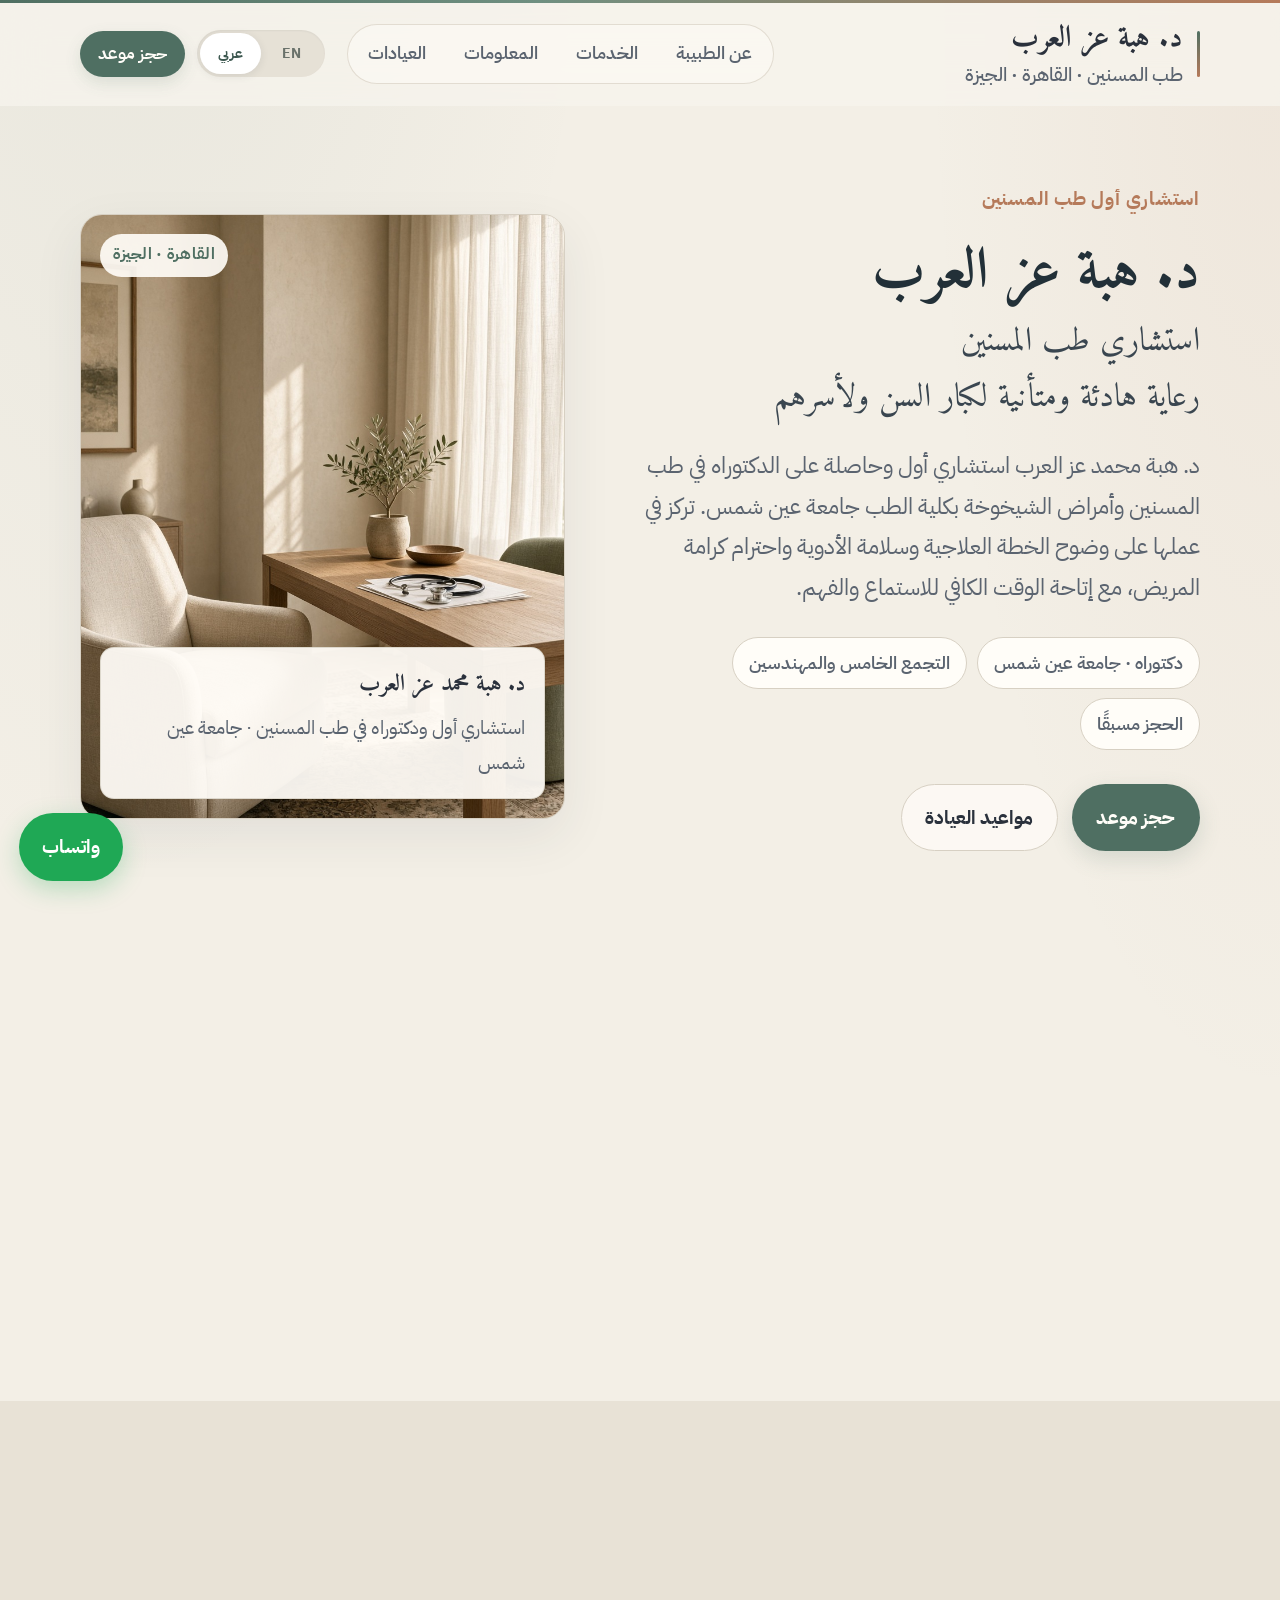
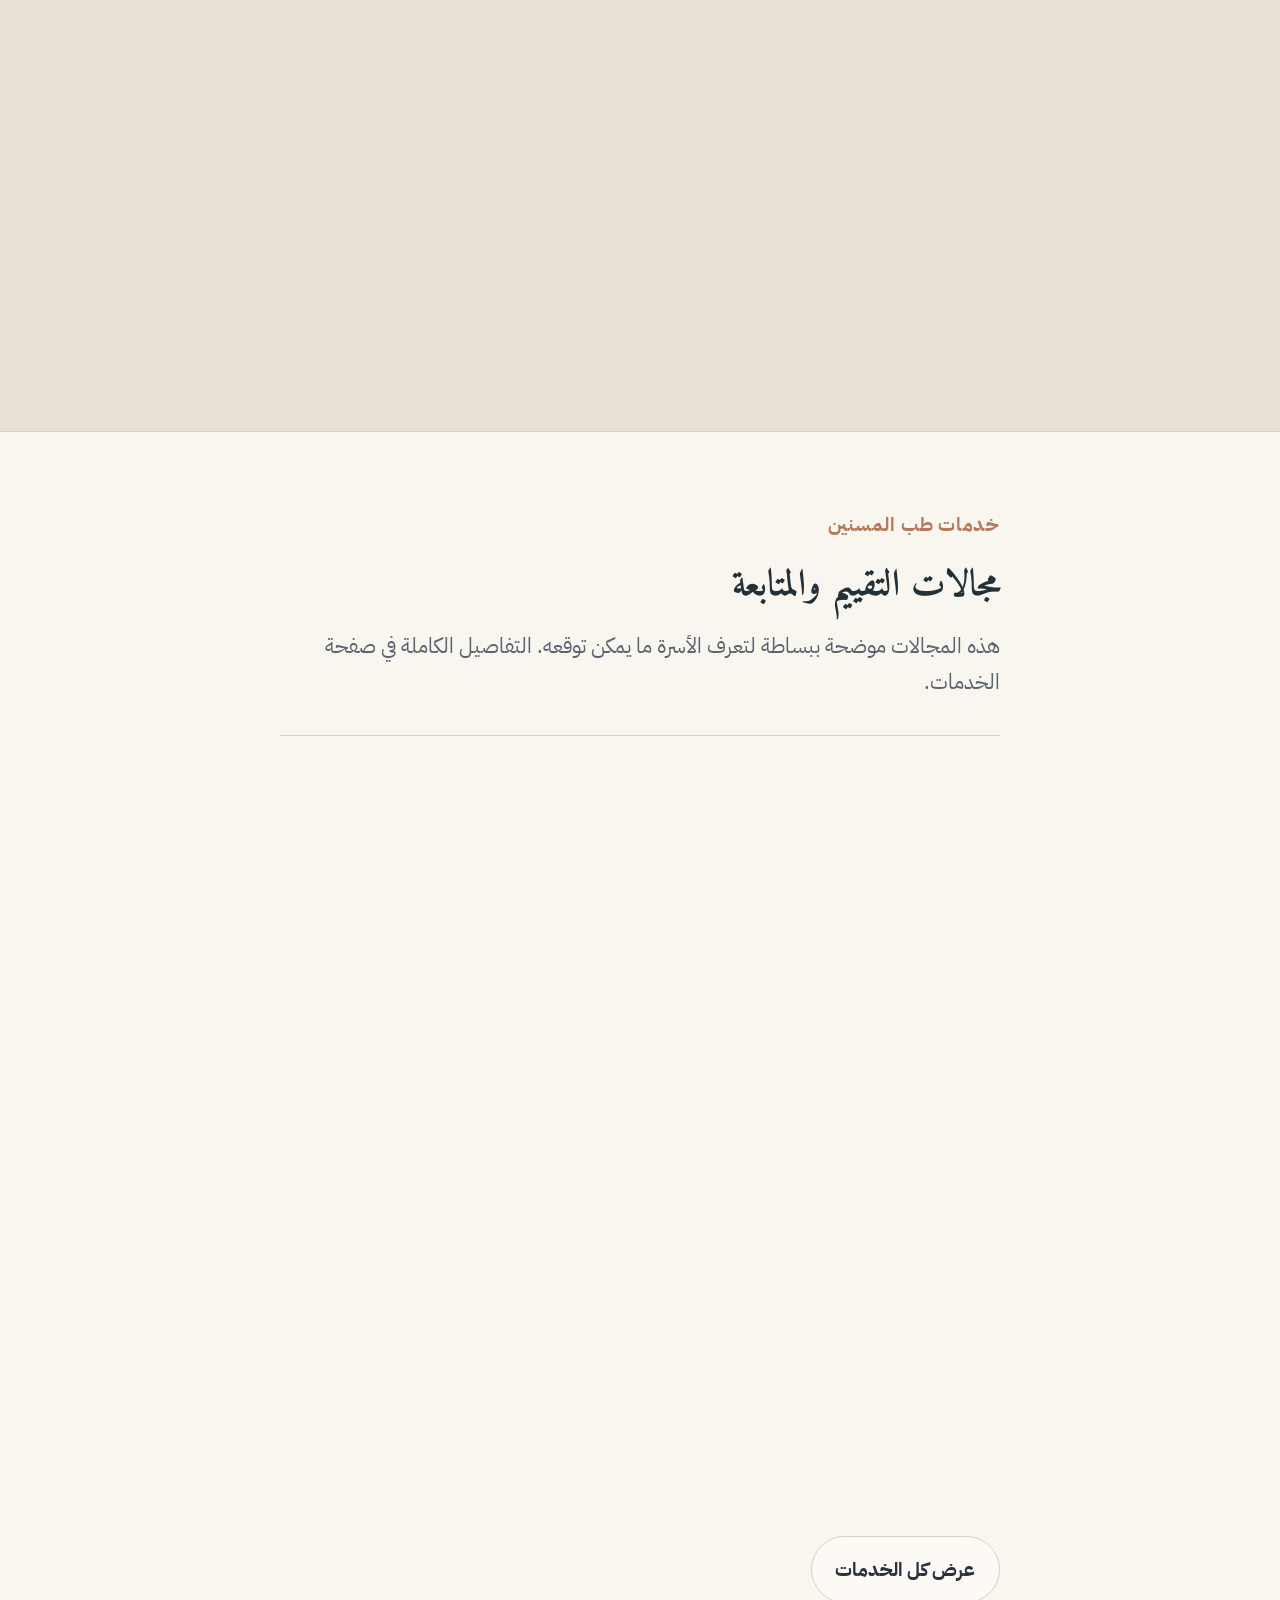
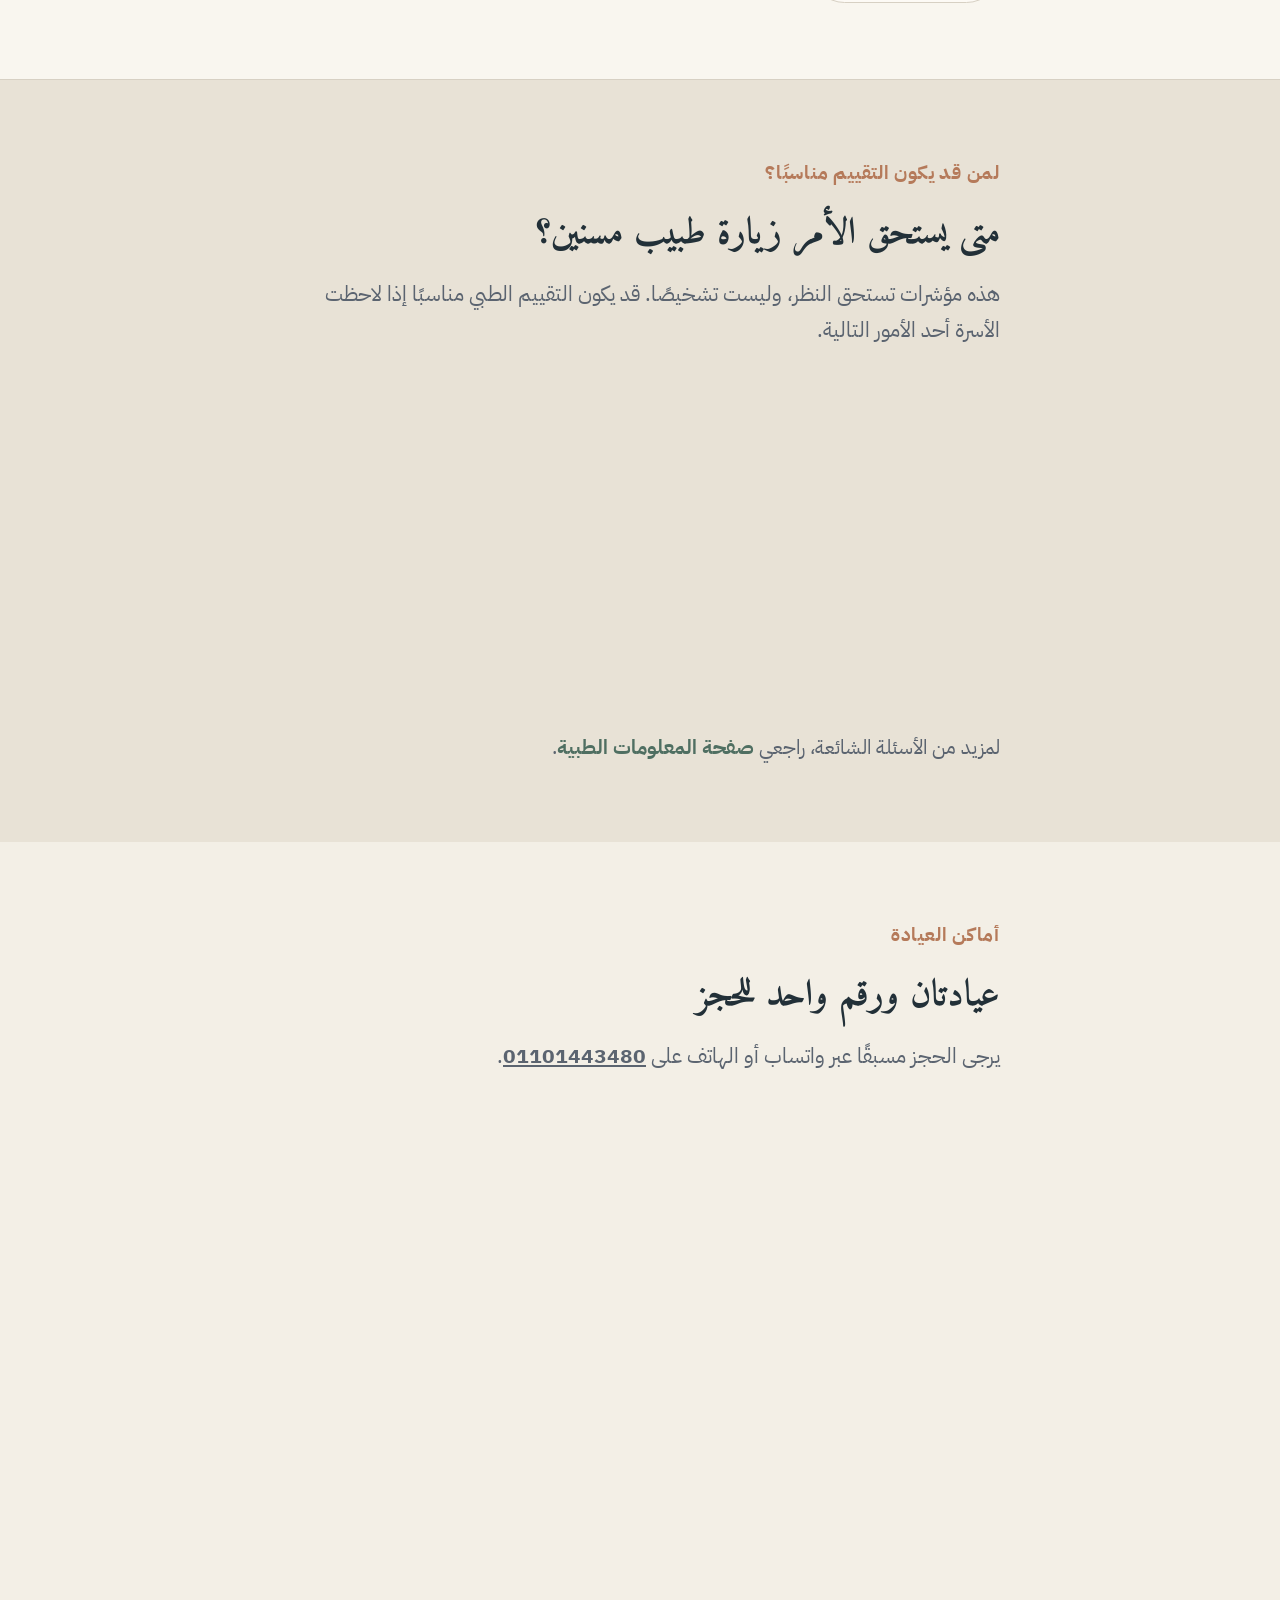
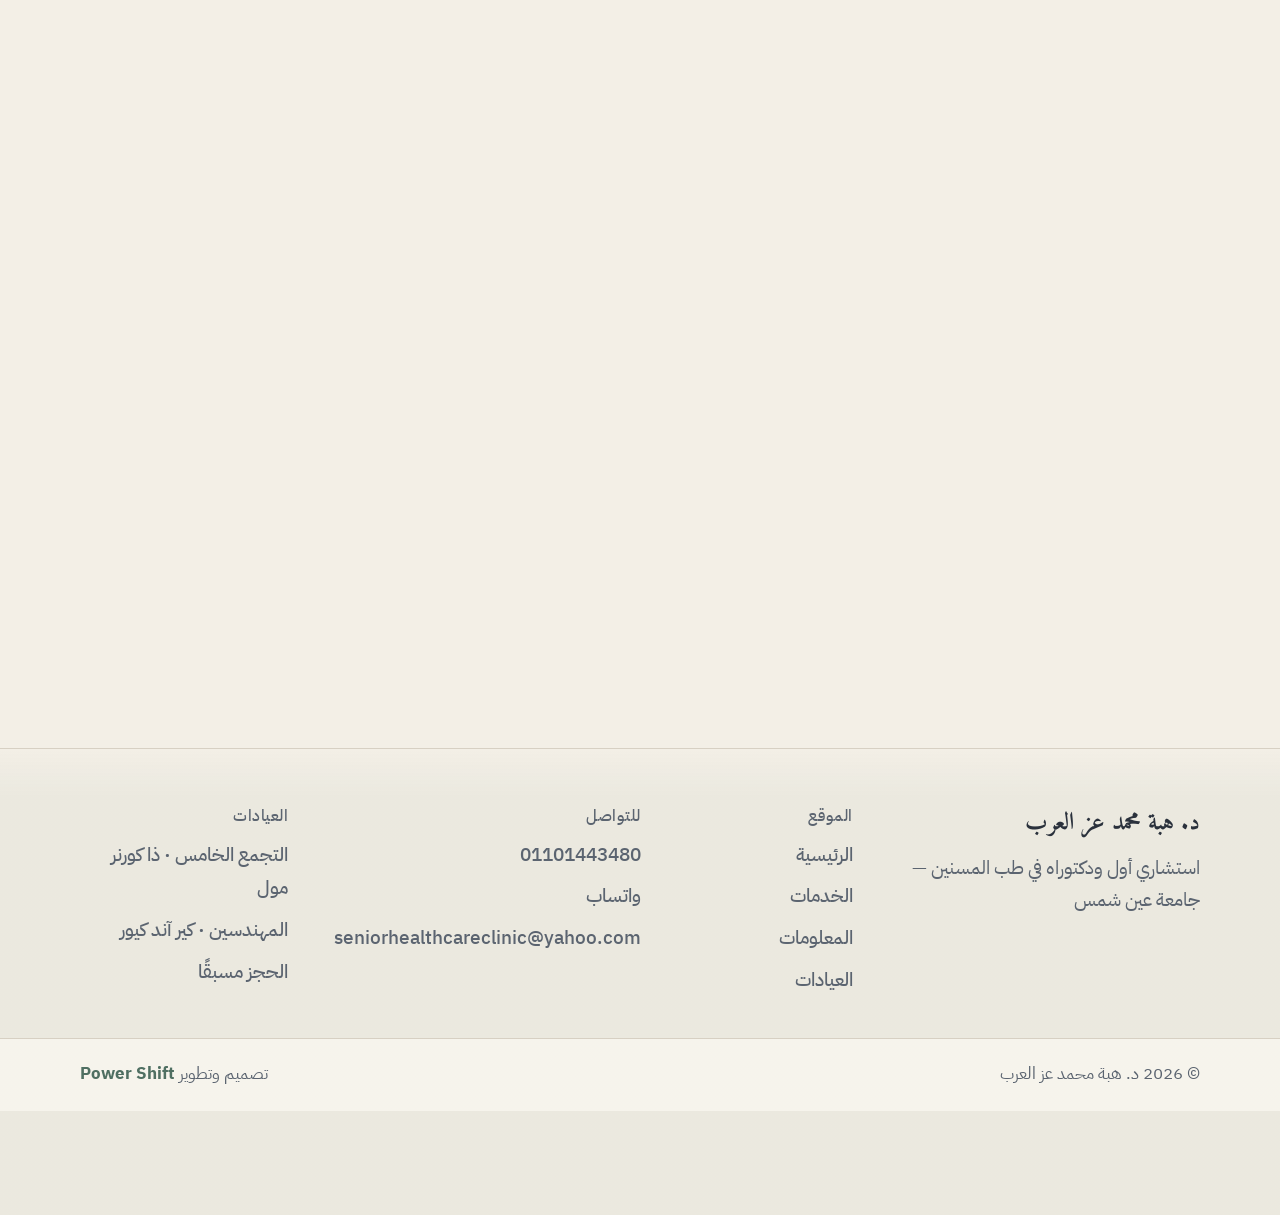
<file: index.html>
<!DOCTYPE html>
<html lang="ar" dir="rtl">
<head>
  <meta charset="utf-8" />
  <title>د. هبة عز العرب | استشاري طب المسنين</title>
  <link rel="canonical" href="https://www.drhebaezz.com/ar/" />
  <link rel="alternate" hreflang="ar" href="https://www.drhebaezz.com/ar/" />
  <link rel="alternate" hreflang="en" href="https://www.drhebaezz.com/en/" />
  <link rel="alternate" hreflang="x-default" href="https://www.drhebaezz.com/ar/" />
  <meta name="robots" content="noindex, follow" />
  <meta http-equiv="refresh" content="0;url=/ar/" />
  <link rel="icon" href="/favicon.svg" type="image/svg+xml" />
</head>
<body>
  <p><a href="/ar/">الموقع بالعربية</a> · <a href="/en/">English site</a></p>
</body>
</html>
</file>
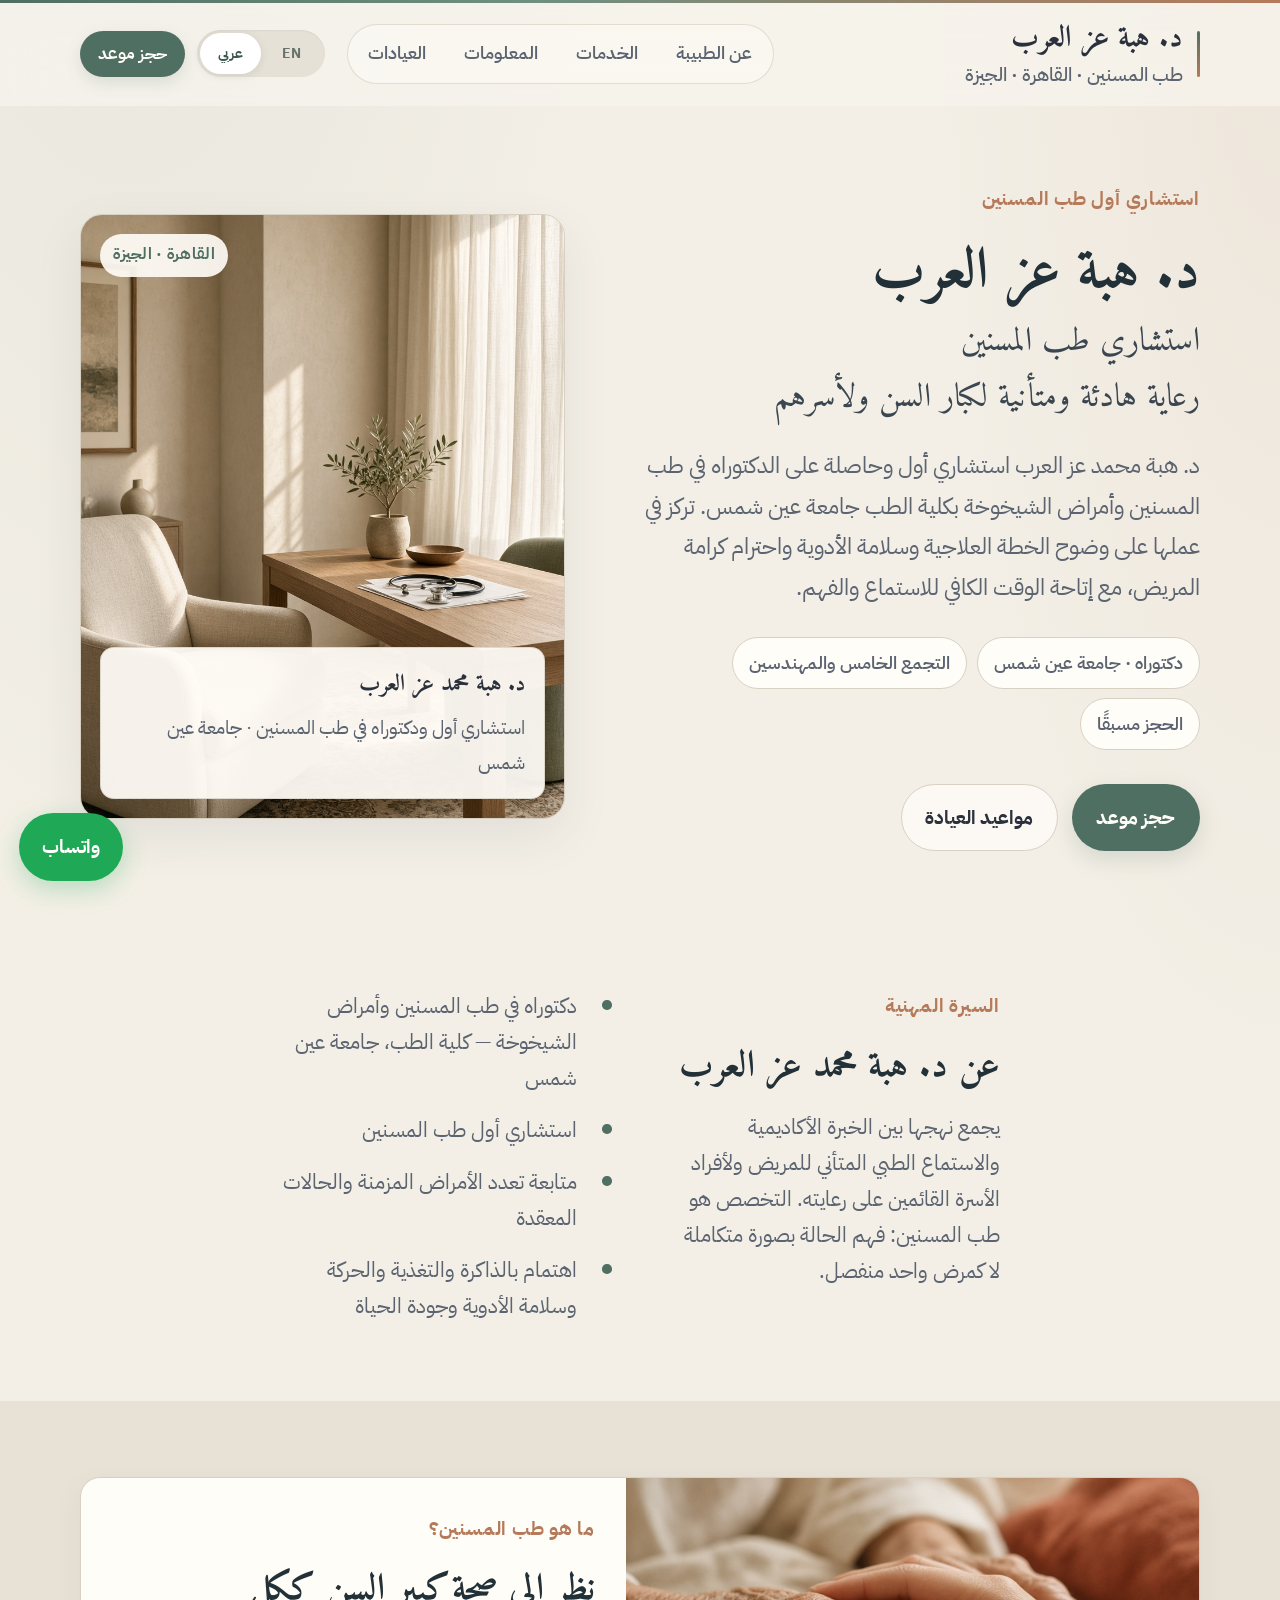
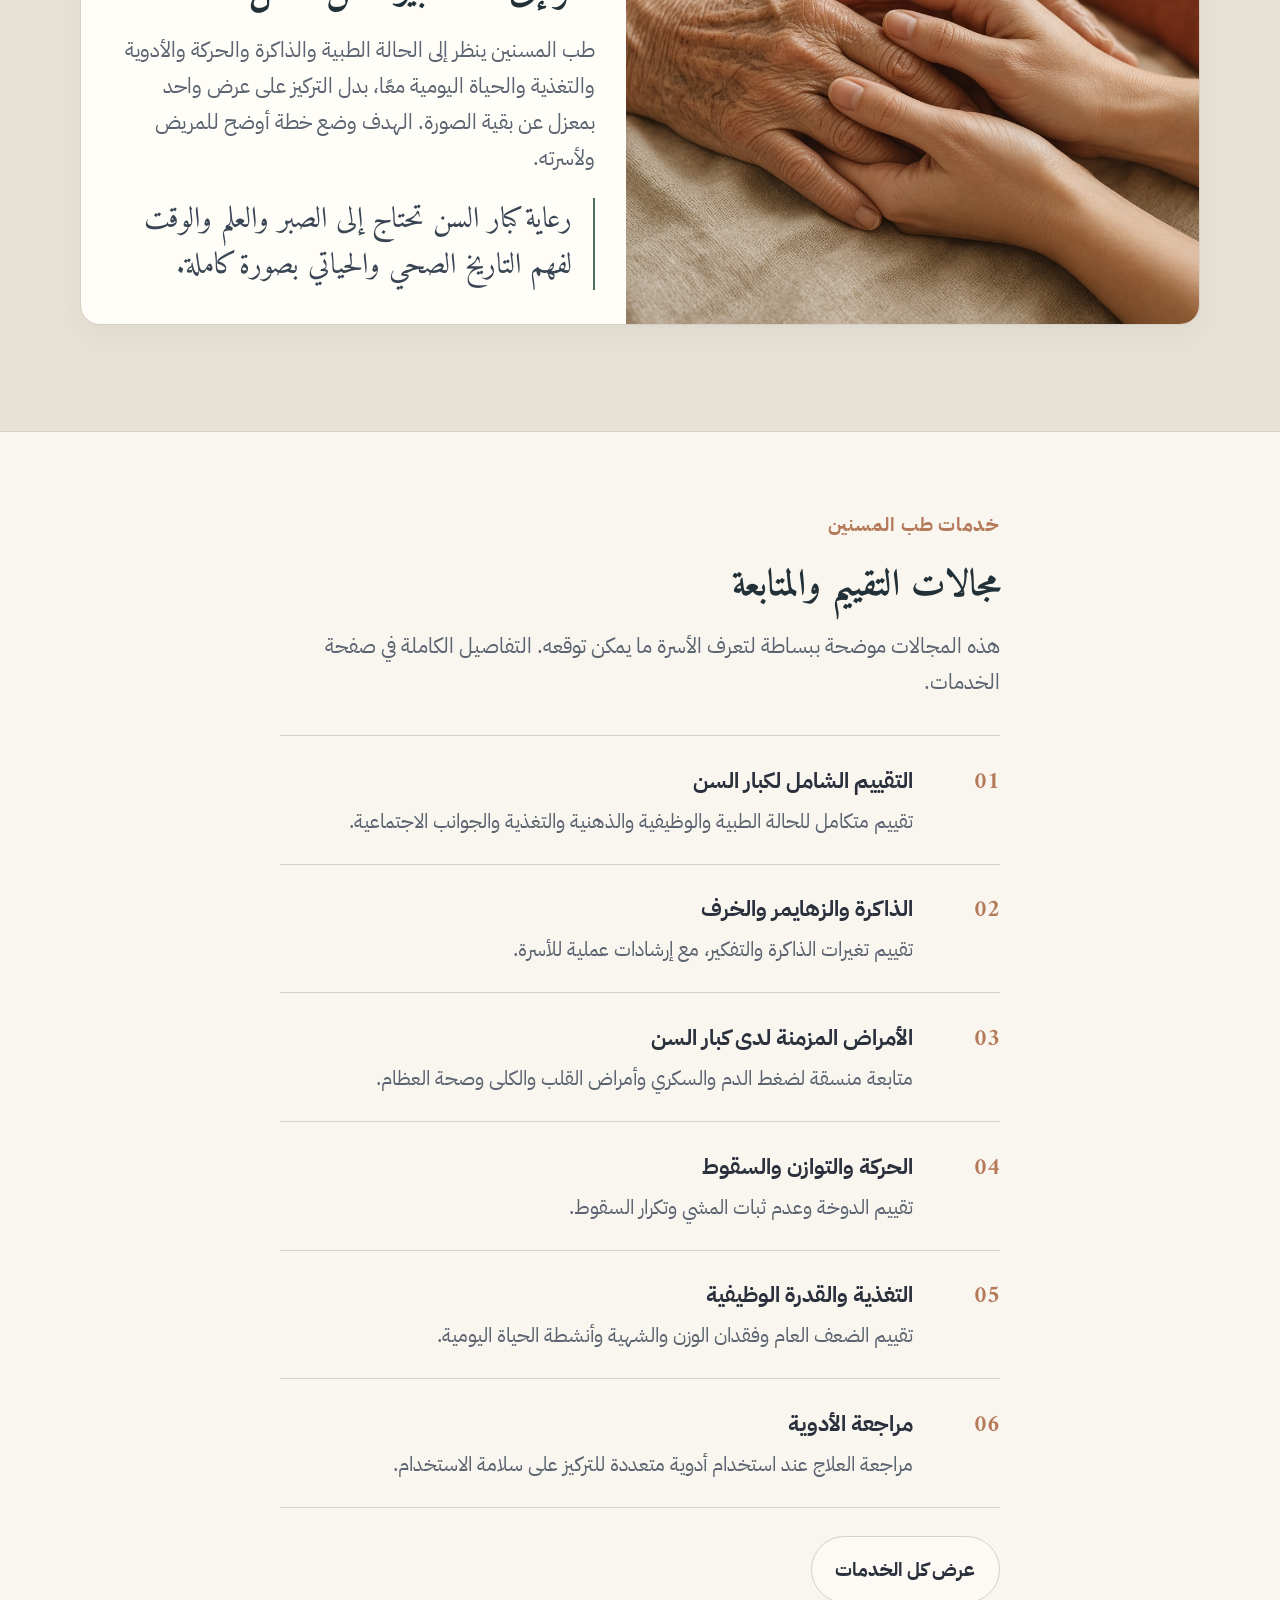
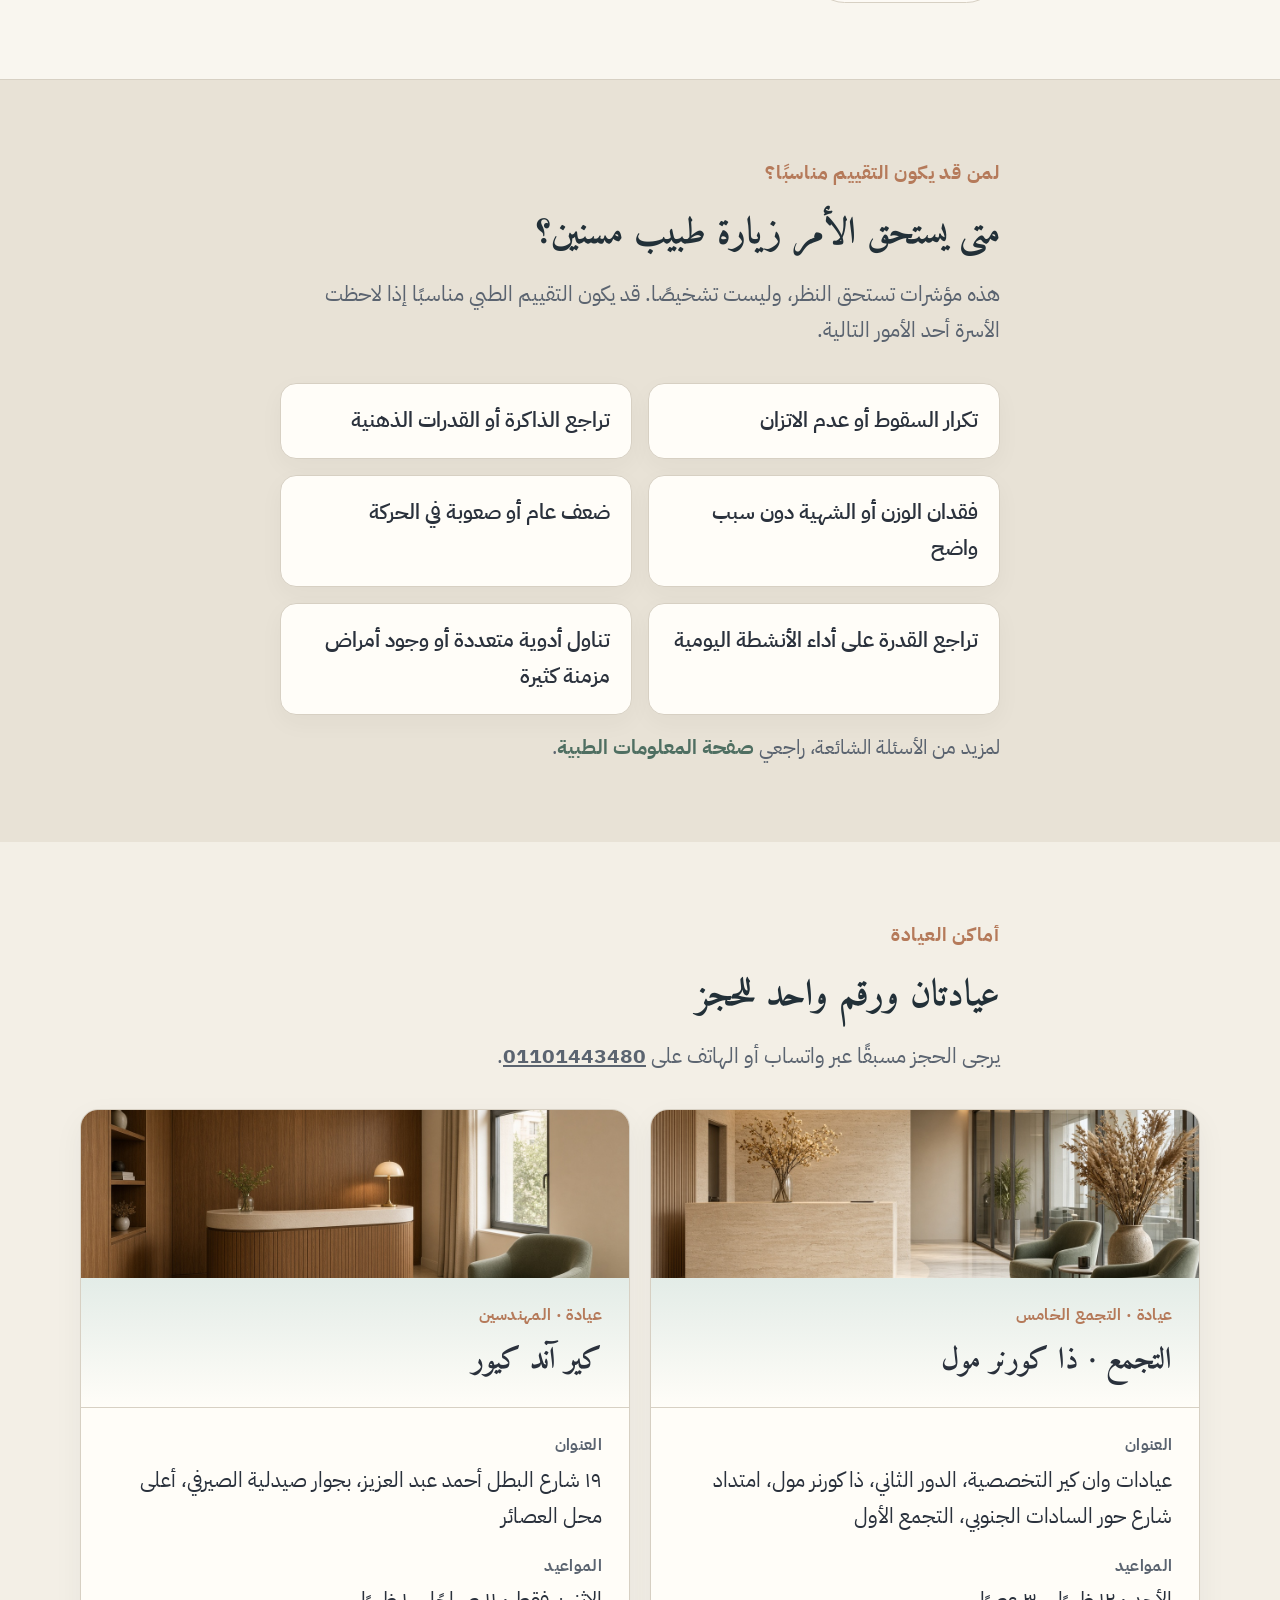
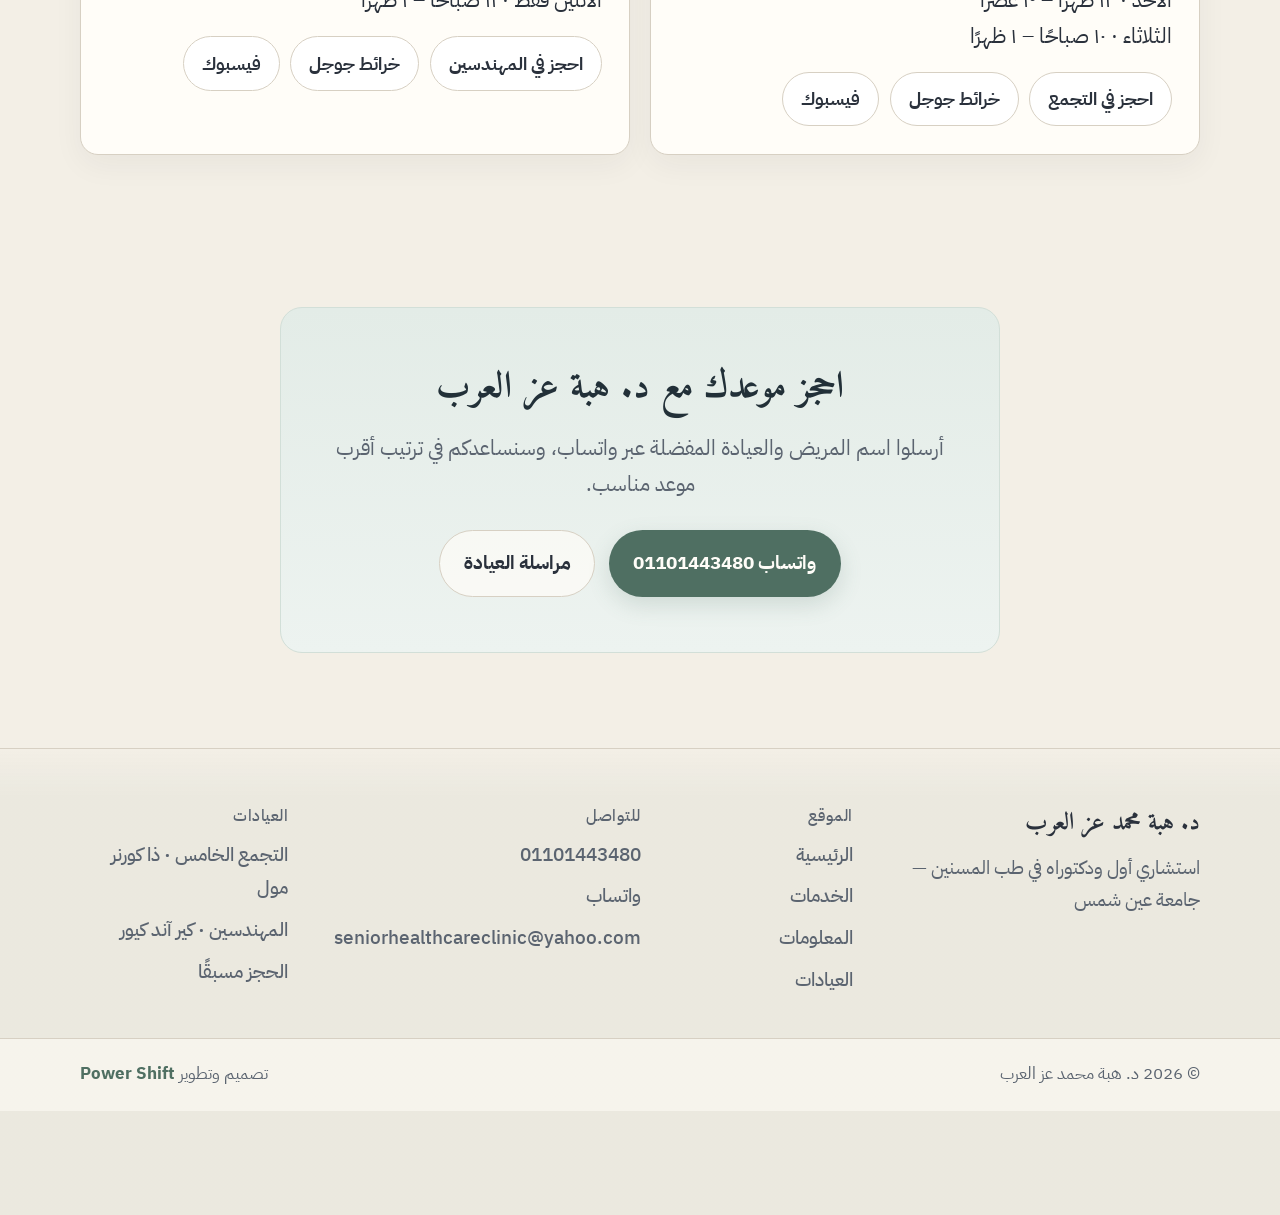
<file: ar/index.html>
<!DOCTYPE html>
<html lang="ar" dir="rtl">
<head>
  <meta charset="utf-8" />
  <meta name="viewport" content="width=device-width, initial-scale=1" />
  <meta name="theme-color" content="#F3EFE6" />
  <title>د. هبة عز العرب | استشاري طب المسنين</title>
  <meta name="description" content="د. هبة محمد عز العرب، استشاري أول طب المسنين وحاصلة على الدكتوراه من كلية الطب جامعة عين شمس. تقييم ورعاية لكبار السن في التجمع الخامس والمهندسين." />
  <meta name="author" content="د. هبة محمد عز العرب" />
  <meta name="robots" content="index, follow, max-image-preview:large" />
  <link rel="canonical" href="https://www.drhebaezz.com/ar/" />
  <link rel="alternate" hreflang="ar" href="https://www.drhebaezz.com/ar/" />
  <link rel="alternate" hreflang="en" href="https://www.drhebaezz.com/en/" />
  <link rel="alternate" hreflang="x-default" href="https://www.drhebaezz.com/ar/" />
  <link rel="icon" href="/favicon.svg" type="image/svg+xml" />
  <meta property="og:site_name" content="د. هبة عز العرب | طب المسنين" />
  <meta property="og:title" content="د. هبة عز العرب | استشاري طب المسنين" />
  <meta property="og:description" content="استشاري أول طب المسنين. عيادات في التجمع الخامس والمهندسين. الحجز عبر واتساب." />
  <meta property="og:type" content="profile" />
  <meta property="og:url" content="https://www.drhebaezz.com/ar/" />
  <meta property="og:image" content="https://www.drhebaezz.com/images/hero-consultation.jpg" />
  <meta property="og:image:alt" content="عيادة د. هبة عز العرب لطب المسنين" />
  <meta property="og:locale" content="ar_EG" />
  <meta property="og:locale:alternate" content="en_GB" />
  <meta name="twitter:card" content="summary_large_image" />
  <meta name="twitter:title" content="د. هبة عز العرب | استشاري طب المسنين" />
  <meta name="twitter:description" content="استشاري أول طب المسنين. عيادات في التجمع الخامس والمهندسين." />
  <meta name="twitter:image" content="https://www.drhebaezz.com/images/hero-consultation.jpg" />
  <link rel="preconnect" href="https://fonts.googleapis.com" />
  <link rel="preconnect" href="https://fonts.gstatic.com" crossorigin />
  <link href="https://fonts.googleapis.com/css2?family=Amiri:wght@400;700&family=Fraunces:opsz,wght@9..144,500;9..144,600&family=IBM+Plex+Sans+Arabic:wght@400;500;600;700&family=Source+Sans+3:wght@400;500;600;700&display=swap" rel="stylesheet" />
  <link rel="stylesheet" href="/css/styles.css" />
  <script type="application/ld+json">
  {
    "@context": "https://schema.org",
    "@graph": [
      {
        "@type": "WebSite",
        "@id": "https://www.drhebaezz.com/#website",
        "url": "https://www.drhebaezz.com/ar/",
        "name": "د. هبة محمد عز العرب",
        "inLanguage": "ar",
        "description": "الموقع الرسمي لد. هبة محمد عز العرب، استشاري أول طب المسنين."
      },
      {
        "@type": ["Person", "Physician"],
        "@id": "https://www.drhebaezz.com/#physician",
        "url": "https://www.drhebaezz.com/ar/",
        "name": "د. هبة محمد عز العرب",
        "alternateName": ["د. هبة عز العرب", "Dr. Heba Mohamed Ezz El-Arab"],
        "honorificPrefix": "د.",
        "jobTitle": "استشاري أول طب المسنين",
        "medicalSpecialty": "http://schema.org/Geriatric",
        "description": "استشاري أول وحاصلة على الدكتوراه في طب المسنين وأمراض الشيخوخة، كلية الطب جامعة عين شمس.",
        "email": "seniorhealthcareclinic@yahoo.com",
        "telephone": "+201101443480",
        "image": "https://www.drhebaezz.com/images/hero-consultation.jpg",
        "sameAs": ["https://www.facebook.com/share/1HqYyXqe9i/"],
        "alumniOf": { "@type": "CollegeOrUniversity", "name": "كلية الطب، جامعة عين شمس" },
        "worksFor": { "@id": "https://www.drhebaezz.com/#clinic" }
      },
      {
        "@type": "MedicalClinic",
        "@id": "https://www.drhebaezz.com/#clinic",
        "url": "https://www.drhebaezz.com/ar/",
        "name": "د. هبة محمد عز العرب — طب المسنين",
        "medicalSpecialty": "http://schema.org/Geriatric",
        "email": "seniorhealthcareclinic@yahoo.com",
        "telephone": "+201101443480",
        "image": "https://www.drhebaezz.com/images/hero-consultation.jpg",
        "employee": { "@id": "https://www.drhebaezz.com/#physician" },
        "address": [
          {
            "@type": "PostalAddress",
            "streetAddress": "عيادات وان كير التخصصية، الدور الثاني، ذا كورنر مول، امتداد شارع حور السادات الجنوبي، التجمع الأول",
            "addressLocality": "التجمع الخامس",
            "addressRegion": "القاهرة",
            "addressCountry": "EG"
          },
          {
            "@type": "PostalAddress",
            "streetAddress": "١٩ شارع البطل أحمد عبد العزيز",
            "addressLocality": "المهندسين",
            "addressRegion": "الجيزة",
            "addressCountry": "EG"
          }
        ]
      }
    ]
  }
  </script>
</head>
<body>
  <a class="skip" href="#main">تخطي إلى المحتوى</a>

  <header class="top">
    <div class="wrap top-inner">
      <a class="logo" href="/ar/">
        <span class="logo-mark" aria-hidden="true"></span>
        <span class="logo-text">
          <strong class="logo-ar">د. هبة عز العرب</strong>
          <span class="logo-sub logo-sub-ar">طب المسنين · القاهرة · الجيزة</span>
        </span>
      </a>
      <nav class="nav" id="site-nav" aria-label="التنقل الرئيسي">
        <a href="/ar/#about">عن الطبيبة</a>
        <a href="/ar/services/">الخدمات</a>
        <a href="/ar/resources/">المعلومات</a>
        <a href="/ar/#clinics">العيادات</a>
      </nav>
      <div class="header-tools">
        <div class="lang-switch" role="navigation" aria-label="اللغة">
          <a href="/en/" hreflang="en">EN</a>
          <a href="/ar/" hreflang="ar" aria-current="page">عربي</a>
        </div>
        <a class="header-book" href="https://wa.me/201101443480" target="_blank" rel="noopener">حجز موعد</a>
        <button class="nav-toggle" type="button" aria-expanded="false" aria-controls="site-nav" aria-label="القائمة">
          <span></span>
        </button>
      </div>
    </div>
  </header>

  <main id="main">
    <section class="hero" id="top">
      <div class="wrap hero-grid">
        <div class="hero-copy">
          <p class="kicker">استشاري أول طب المسنين</p>
          <h1>د. هبة عز العرب<span class="h1-sub">استشاري طب المسنين</span></h1>
          <p class="hero-tagline">رعاية هادئة ومتأنية لكبار السن ولأسرهم</p>
          <p class="lead">د. هبة محمد عز العرب استشاري أول وحاصلة على الدكتوراه في طب المسنين وأمراض الشيخوخة بكلية الطب جامعة عين شمس. تركز في عملها على وضوح الخطة العلاجية وسلامة الأدوية واحترام كرامة المريض، مع إتاحة الوقت الكافي للاستماع والفهم.</p>
          <ul class="hero-meta">
            <li>دكتوراه · جامعة عين شمس</li>
            <li>التجمع الخامس والمهندسين</li>
            <li>الحجز مسبقًا</li>
          </ul>
          <div class="actions">
            <a class="btn btn-primary" href="https://wa.me/201101443480" target="_blank" rel="noopener">حجز موعد</a>
            <a class="btn btn-secondary" href="/ar/#clinics">مواعيد العيادة</a>
          </div>
        </div>
        <figure class="hero-photo">
          <img src="/images/hero-consultation.jpg" width="900" height="1200" alt="غرفة استشارة هادئة في عيادة طب المسنين" />
          <span class="photo-badge">القاهرة · الجيزة</span>
          <figcaption>
            <strong>د. هبة محمد عز العرب</strong>
            <span>استشاري أول ودكتوراه في طب المسنين · جامعة عين شمس</span>
          </figcaption>
        </figure>
      </div>
    </section>

    <section id="about">
      <div class="narrow split">
        <div>
          <p class="kicker">السيرة المهنية</p>
          <h2>عن د. هبة محمد عز العرب</h2>
          <p class="intro">يجمع نهجها بين الخبرة الأكاديمية والاستماع الطبي المتأني للمريض ولأفراد الأسرة القائمين على رعايته. التخصص هو طب المسنين: فهم الحالة بصورة متكاملة لا كمرض واحد منفصل.</p>
        </div>
        <ul class="list-check">
          <li>دكتوراه في طب المسنين وأمراض الشيخوخة — كلية الطب، جامعة عين شمس</li>
          <li>استشاري أول طب المسنين</li>
          <li>متابعة تعدد الأمراض المزمنة والحالات المعقدة</li>
          <li>اهتمام بالذاكرة والتغذية والحركة وسلامة الأدوية وجودة الحياة</li>
        </ul>
      </div>
    </section>

    <section class="band" id="what-is">
      <div class="wrap">
        <div class="moment">
          <img src="/images/care-hands.jpg" width="1280" height="720" alt="يدان لكبير سن تُمسكان بعناية" />
          <div class="moment-copy">
            <p class="kicker">ما هو طب المسنين؟</p>
            <h2>نظر إلى صحة كبير السن ككل</h2>
            <p class="intro">طب المسنين ينظر إلى الحالة الطبية والذاكرة والحركة والأدوية والتغذية والحياة اليومية معًا، بدل التركيز على عرض واحد بمعزل عن بقية الصورة. الهدف وضع خطة أوضح للمريض ولأسرته.</p>
            <p class="pull">رعاية كبار السن تحتاج إلى الصبر والعلم والوقت لفهم التاريخ الصحي والحياتي بصورة كاملة.</p>
          </div>
        </div>
      </div>
    </section>

    <section class="paper-band" id="services">
      <div class="narrow">
        <p class="kicker">خدمات طب المسنين</p>
        <h2>مجالات التقييم والمتابعة</h2>
        <p class="intro">هذه المجالات موضحة ببساطة لتعرف الأسرة ما يمكن توقعه. التفاصيل الكاملة في صفحة الخدمات.</p>
        <div class="services">
          <a class="svc svc-link" href="/ar/services/#assessment">
            <div class="svc-n">01</div>
            <div>
              <h3>التقييم الشامل لكبار السن</h3>
              <p>تقييم متكامل للحالة الطبية والوظيفية والذهنية والتغذية والجوانب الاجتماعية.</p>
            </div>
          </a>
          <a class="svc svc-link" href="/ar/services/#memory">
            <div class="svc-n">02</div>
            <div>
              <h3>الذاكرة والزهايمر والخرف</h3>
              <p>تقييم تغيرات الذاكرة والتفكير، مع إرشادات عملية للأسرة.</p>
            </div>
          </a>
          <a class="svc svc-link" href="/ar/services/#chronic">
            <div class="svc-n">03</div>
            <div>
              <h3>الأمراض المزمنة لدى كبار السن</h3>
              <p>متابعة منسقة لضغط الدم والسكري وأمراض القلب والكلى وصحة العظام.</p>
            </div>
          </a>
          <a class="svc svc-link" href="/ar/services/#falls">
            <div class="svc-n">04</div>
            <div>
              <h3>الحركة والتوازن والسقوط</h3>
              <p>تقييم الدوخة وعدم ثبات المشي وتكرار السقوط.</p>
            </div>
          </a>
          <a class="svc svc-link" href="/ar/services/#nutrition">
            <div class="svc-n">05</div>
            <div>
              <h3>التغذية والقدرة الوظيفية</h3>
              <p>تقييم الضعف العام وفقدان الوزن والشهية وأنشطة الحياة اليومية.</p>
            </div>
          </a>
          <a class="svc svc-link" href="/ar/services/#medication">
            <div class="svc-n">06</div>
            <div>
              <h3>مراجعة الأدوية</h3>
              <p>مراجعة العلاج عند استخدام أدوية متعددة للتركيز على سلامة الاستخدام.</p>
            </div>
          </a>
        </div>
        <div class="actions" style="margin-top:1.5rem">
          <a class="btn btn-secondary" href="/ar/services/">عرض كل الخدمات</a>
        </div>
      </div>
    </section>

    <section class="band" id="who">
      <div class="narrow">
        <p class="kicker">لمن قد يكون التقييم مناسبًا؟</p>
        <h2>متى يستحق الأمر زيارة طبيب مسنين؟</h2>
        <p class="intro">هذه مؤشرات تستحق النظر، وليست تشخيصًا. قد يكون التقييم الطبي مناسبًا إذا لاحظت الأسرة أحد الأمور التالية.</p>
        <div class="signs">
          <div class="sign">تكرار السقوط أو عدم الاتزان</div>
          <div class="sign">تراجع الذاكرة أو القدرات الذهنية</div>
          <div class="sign">فقدان الوزن أو الشهية دون سبب واضح</div>
          <div class="sign">ضعف عام أو صعوبة في الحركة</div>
          <div class="sign">تراجع القدرة على أداء الأنشطة اليومية</div>
          <div class="sign">تناول أدوية متعددة أو وجود أمراض مزمنة كثيرة</div>
        </div>
        <p class="inline-note">لمزيد من الأسئلة الشائعة، راجعي <a href="/ar/resources/">صفحة المعلومات الطبية</a>.</p>
      </div>
    </section>

    <section id="clinics">
      <div class="wrap">
        <div class="narrow" style="margin-bottom:1.75rem">
          <p class="kicker">أماكن العيادة</p>
          <h2>عيادتان ورقم واحد للحجز</h2>
          <p class="intro">يرجى الحجز مسبقًا عبر واتساب أو الهاتف على <strong><a href="tel:+201101443480">01101443480</a></strong>.</p>
        </div>
        <div class="clinics">
          <article class="clinic">
            <div class="clinic-photo">
              <img src="/images/clinic-newcairo.jpg" width="1280" height="720" alt="عيادة التجمع الخامس" />
            </div>
            <div class="clinic-head">
              <p class="where">عيادة · التجمع الخامس</p>
              <h3>التجمع · ذا كورنر مول</h3>
            </div>
            <div class="clinic-body">
              <p class="label">العنوان</p>
              <p class="val">عيادات وان كير التخصصية، الدور الثاني، ذا كورنر مول، امتداد شارع حور السادات الجنوبي، التجمع الأول</p>
              <p class="label">المواعيد</p>
              <p class="val">الأحد · ١٢ ظهرًا – ٣ عصرًا<br>الثلاثاء · ١٠ صباحًا – ١ ظهرًا</p>
              <div class="clinic-links">
                <a href="https://wa.me/201101443480?text=%D9%85%D8%B1%D8%AD%D8%A8%D8%A7%D9%8B%20%D8%AF.%20%D9%87%D8%A8%D8%A9%D8%8C%20%D8%A3%D8%B1%D8%BA%D8%A8%20%D9%81%D9%8A%20%D8%A7%D9%84%D8%AD%D8%AC%D8%B2%20%D9%81%D9%8A%20%D8%B9%D9%8A%D8%A7%D8%AF%D8%A9%20%D8%A7%D9%84%D8%AA%D8%AC%D9%85%D8%B9." target="_blank" rel="noopener">احجز في التجمع</a>
                <a href="https://maps.app.goo.gl/hovAf8HHcQadCJvp6?g_st=awb" target="_blank" rel="noopener">خرائط جوجل</a>
                <a href="https://www.facebook.com/share/1HqYyXqe9i/" target="_blank" rel="noopener">فيسبوك</a>
              </div>
            </div>
          </article>
          <article class="clinic">
            <div class="clinic-photo">
              <img src="/images/clinic-mohandessin.jpg" width="1280" height="720" alt="عيادة المهندسين" />
            </div>
            <div class="clinic-head">
              <p class="where">عيادة · المهندسين</p>
              <h3>كير آند كيور</h3>
            </div>
            <div class="clinic-body">
              <p class="label">العنوان</p>
              <p class="val">١٩ شارع البطل أحمد عبد العزيز، بجوار صيدلية الصيرفي، أعلى محل العصائر</p>
              <p class="label">المواعيد</p>
              <p class="val">الاثنين فقط · ١١ صباحًا – ١ ظهرًا</p>
              <div class="clinic-links">
                <a href="https://wa.me/201101443480?text=%D9%85%D8%B1%D8%AD%D8%A8%D8%A7%D9%8B%20%D8%AF.%20%D9%87%D8%A8%D8%A9%D8%8C%20%D8%A3%D8%B1%D8%BA%D8%A8%20%D9%81%D9%8A%20%D8%A7%D9%84%D8%AD%D8%AC%D8%B2%20%D9%81%D9%8A%20%D8%B9%D9%8A%D8%A7%D8%AF%D8%A9%20%D8%A7%D9%84%D9%85%D9%87%D9%86%D8%AF%D8%B3%D9%8A%D9%86." target="_blank" rel="noopener">احجز في المهندسين</a>
                <a href="https://maps.app.goo.gl/E9ochEvF8QmbEfkg7?g_st=awb" target="_blank" rel="noopener">خرائط جوجل</a>
                <a href="https://www.facebook.com/share/1HqYyXqe9i/" target="_blank" rel="noopener">فيسبوك</a>
              </div>
            </div>
          </article>
        </div>
      </div>
    </section>

    <section>
      <div class="narrow">
        <div class="cta">
          <h2>احجز موعدك مع د. هبة عز العرب</h2>
          <p>أرسلوا اسم المريض والعيادة المفضلة عبر واتساب، وسنساعدكم في ترتيب أقرب موعد مناسب.</p>
          <div class="actions">
            <a class="btn btn-primary" href="https://wa.me/201101443480" target="_blank" rel="noopener">واتساب 01101443480</a>
            <a class="btn btn-secondary" href="mailto:seniorhealthcareclinic@yahoo.com">مراسلة العيادة</a>
          </div>
        </div>
      </div>
    </section>
  </main>

  <footer class="footer">
    <div class="wrap footer-grid">
      <div class="footer-brand">
        <strong>د. هبة محمد عز العرب</strong>
        <p>استشاري أول ودكتوراه في طب المسنين — جامعة عين شمس</p>
      </div>
      <nav class="footer-col" aria-label="روابط الموقع">
        <p class="footer-label">الموقع</p>
        <a href="/ar/">الرئيسية</a>
        <a href="/ar/services/">الخدمات</a>
        <a href="/ar/resources/">المعلومات</a>
        <a href="/ar/#clinics">العيادات</a>
      </nav>
      <div class="footer-col">
        <p class="footer-label">للتواصل</p>
        <a href="tel:+201101443480">01101443480</a>
        <a href="https://wa.me/201101443480" target="_blank" rel="noopener">واتساب</a>
        <a href="mailto:seniorhealthcareclinic@yahoo.com">seniorhealthcareclinic@yahoo.com</a>
      </div>
      <div class="footer-col">
        <p class="footer-label">العيادات</p>
        <p>التجمع الخامس · ذا كورنر مول</p>
        <p>المهندسين · كير آند كيور</p>
        <p>الحجز مسبقًا</p>
      </div>
    </div>
    <div class="footer-bar">
      <div class="wrap footer-bar-inner">
        <span>© 2026 د. هبة محمد عز العرب</span>
        <span>تصميم وتطوير <a href="https://www.powershift.space" target="_blank" rel="noopener">Power Shift</a></span>
      </div>
    </div>
  </footer>

  <a class="wa" href="https://wa.me/201101443480" target="_blank" rel="noopener">واتساب</a>
  <script src="/js/site.js"></script>
</body>
</html>
</file>
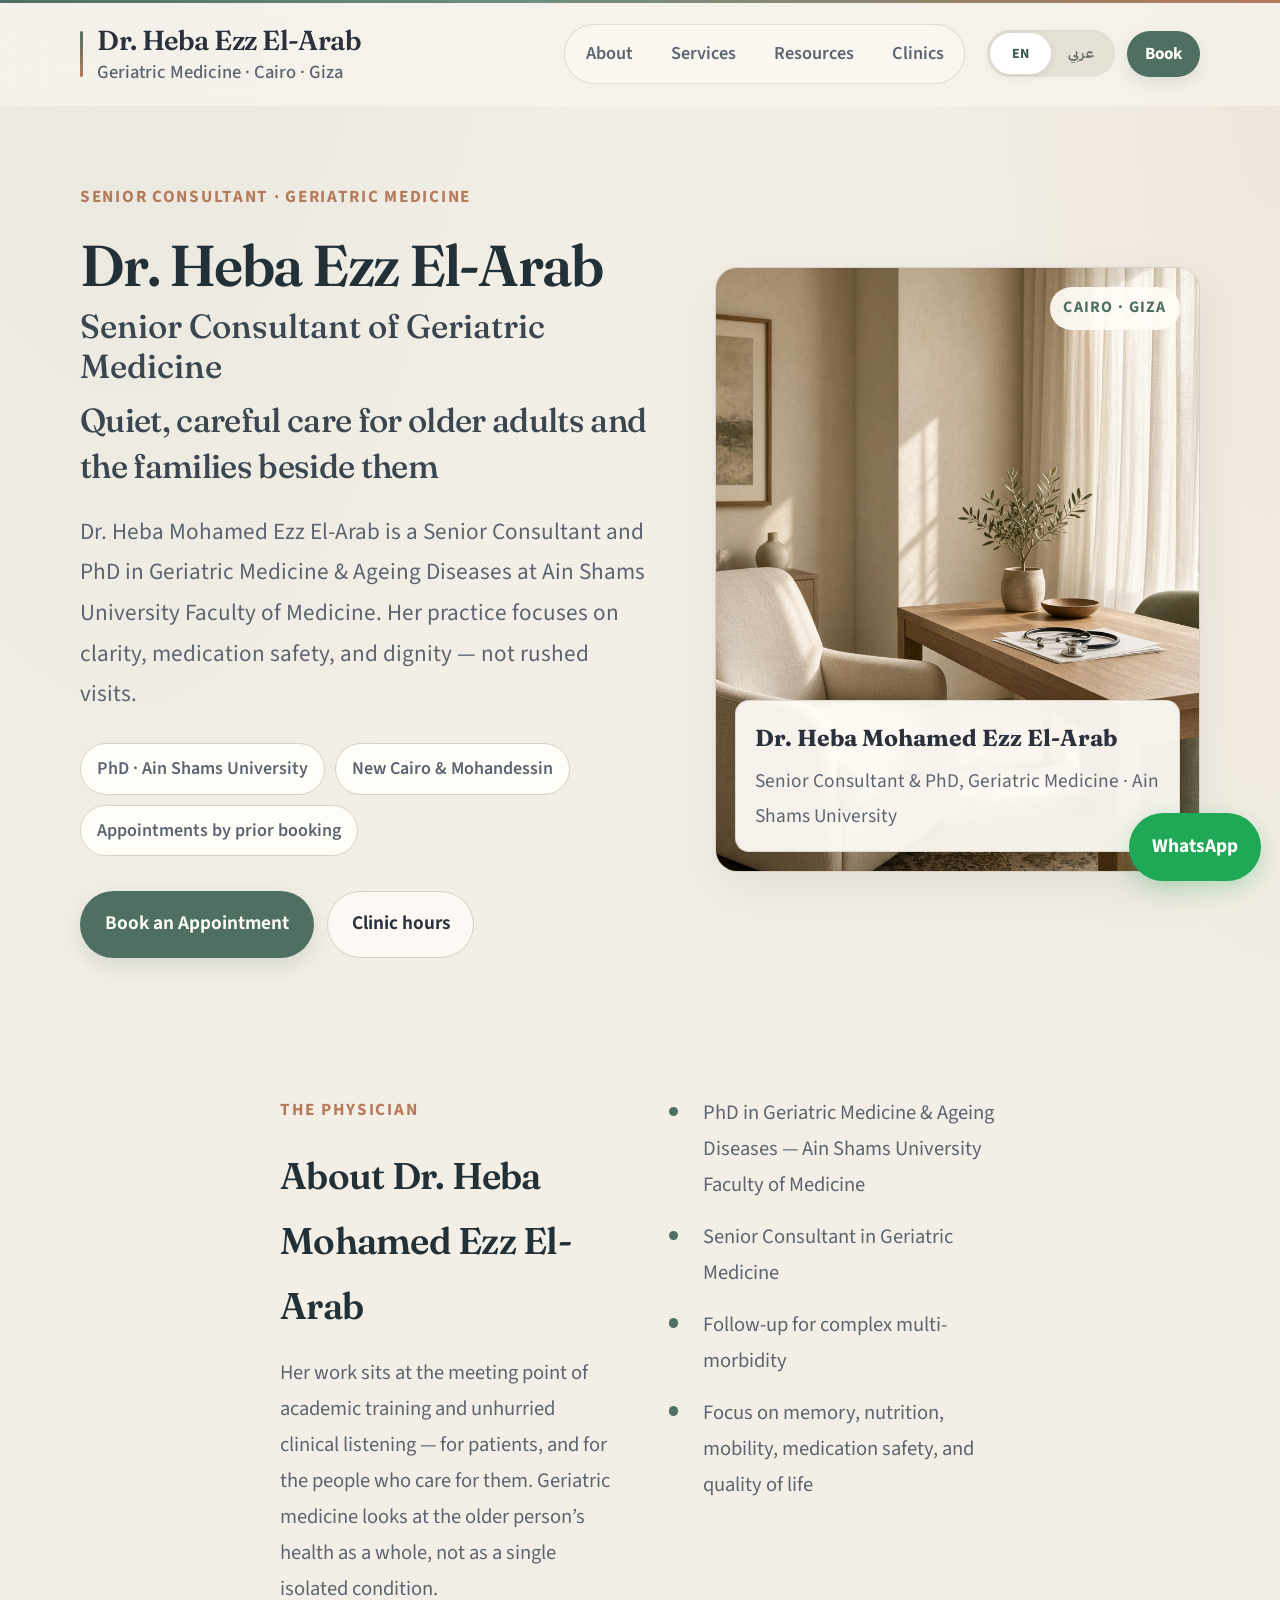
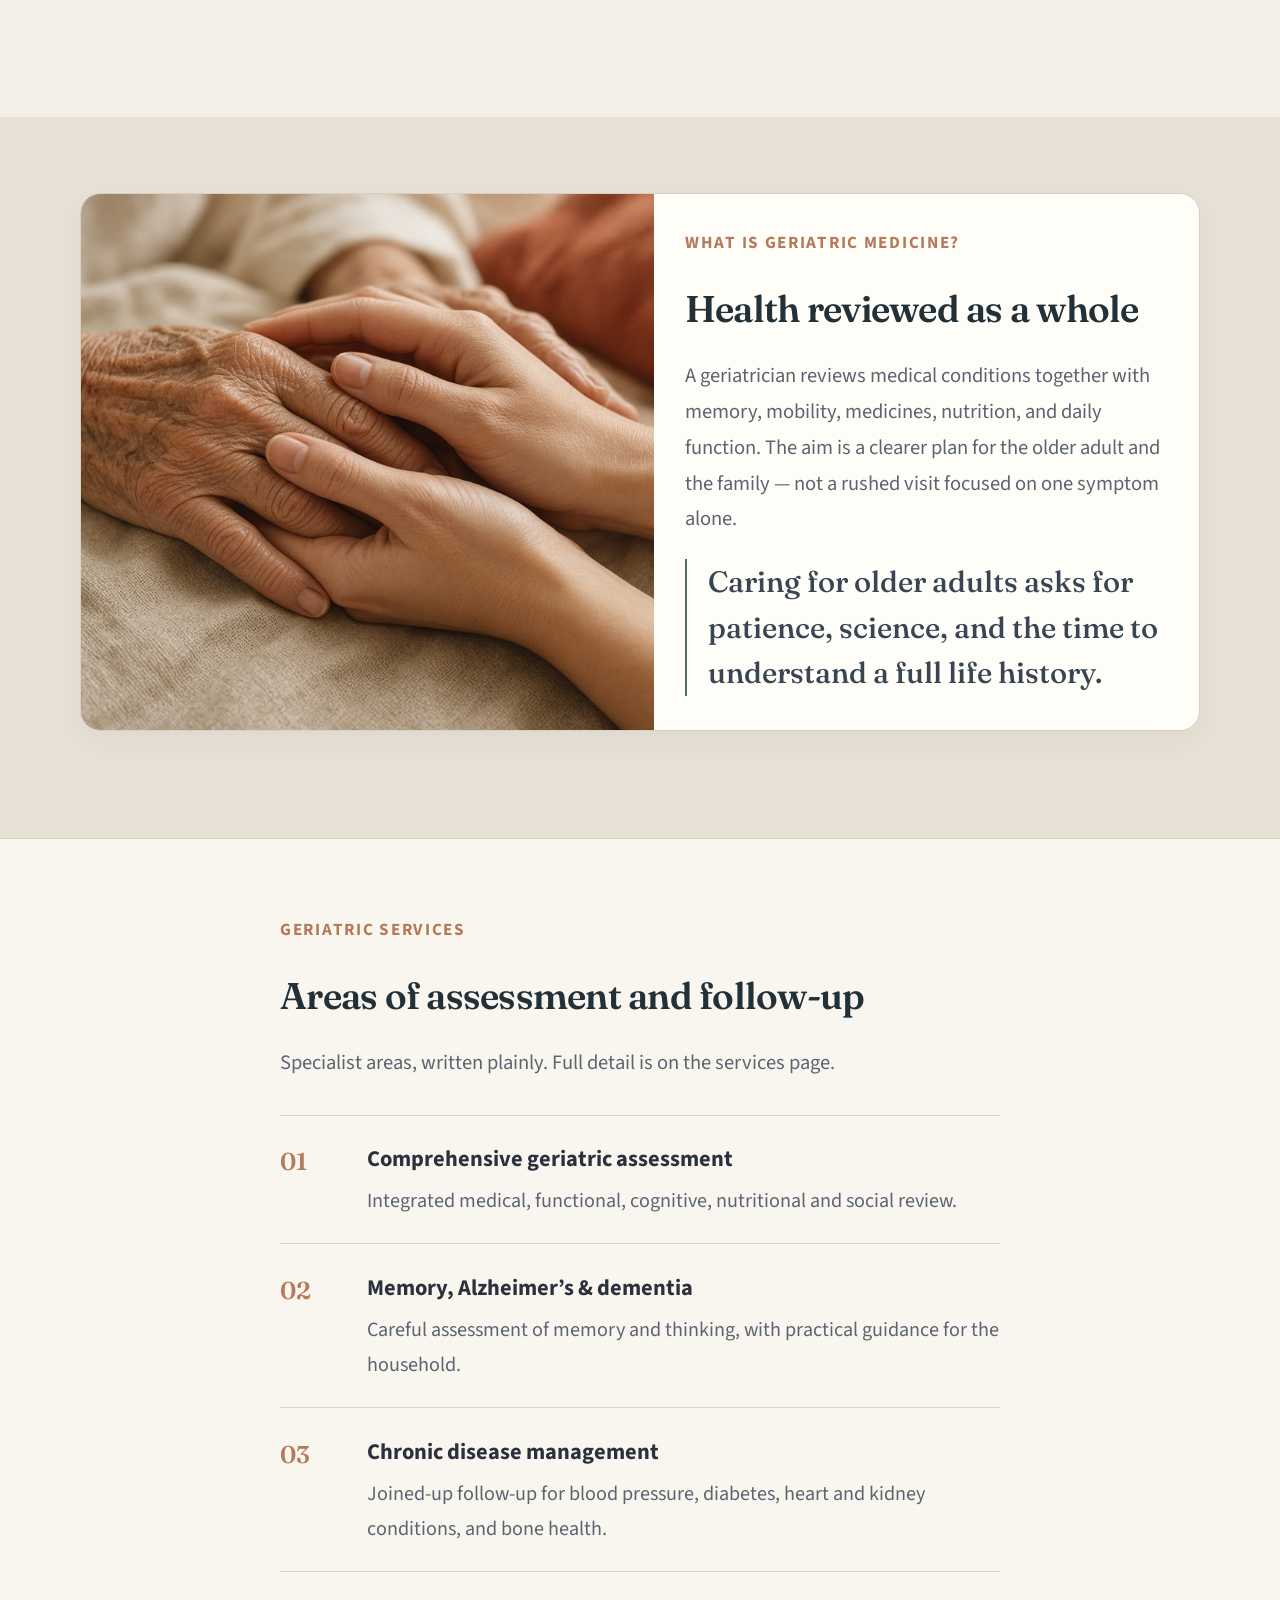
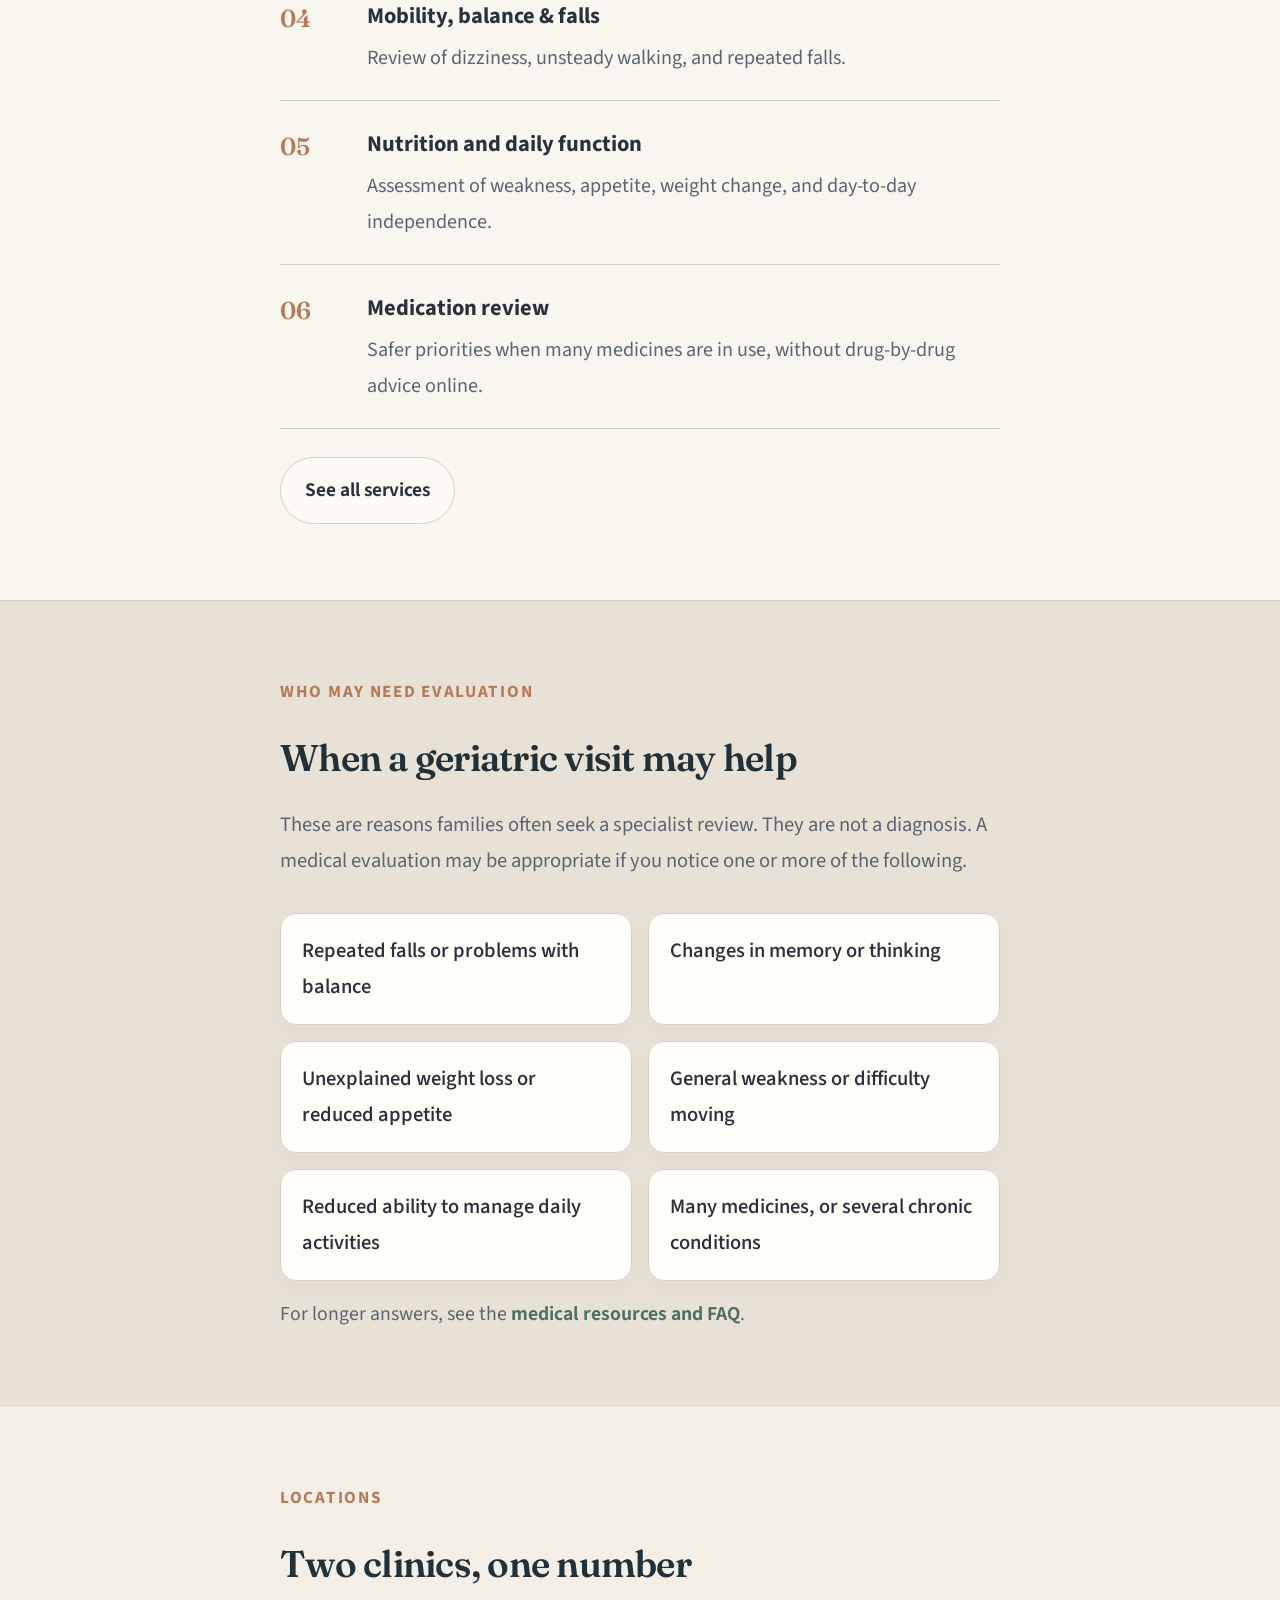
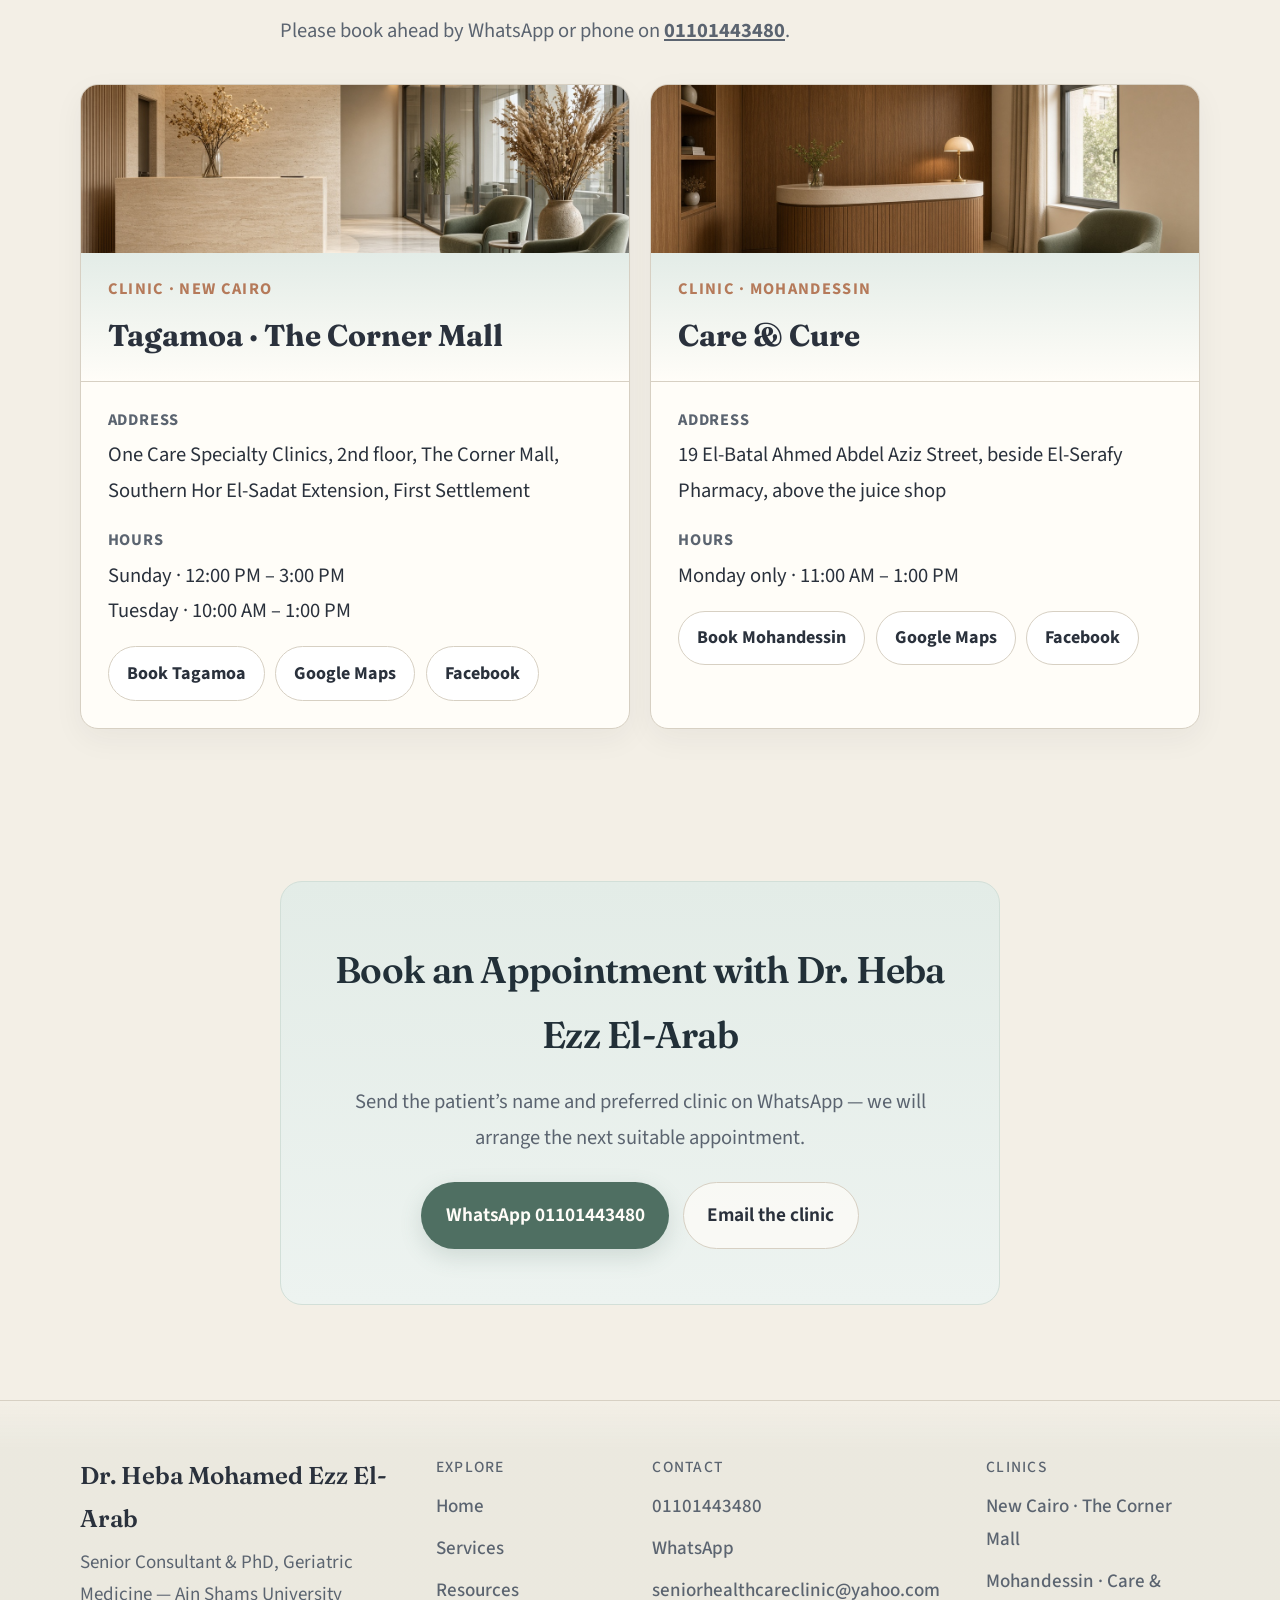
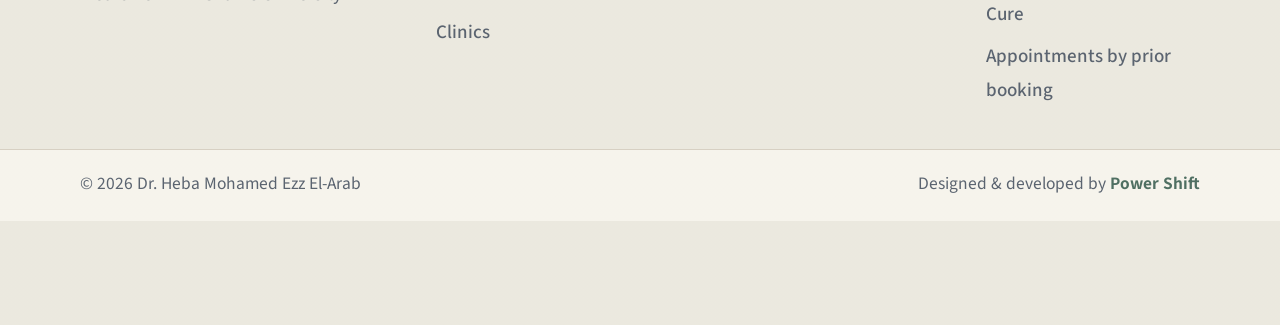
<file: en/index.html>
<!DOCTYPE html>
<html lang="en" dir="ltr">
<head>
  <meta charset="utf-8" />
  <meta name="viewport" content="width=device-width, initial-scale=1" />
  <meta name="theme-color" content="#F3EFE6" />
  <title>Dr. Heba Ezz El-Arab | Senior Consultant of Geriatric Medicine</title>
  <meta name="description" content="Dr. Heba Mohamed Ezz El-Arab, Senior Consultant and PhD in Geriatric Medicine, Ain Shams University. Appointments in New Cairo and Mohandessin." />
  <meta name="author" content="Dr. Heba Mohamed Ezz El-Arab" />
  <meta name="robots" content="index, follow, max-image-preview:large" />
  <link rel="canonical" href="https://www.drhebaezz.com/en/" />
  <link rel="alternate" hreflang="en" href="https://www.drhebaezz.com/en/" />
  <link rel="alternate" hreflang="ar" href="https://www.drhebaezz.com/ar/" />
  <link rel="alternate" hreflang="x-default" href="https://www.drhebaezz.com/ar/" />
  <link rel="icon" href="/favicon.svg" type="image/svg+xml" />
  <meta property="og:site_name" content="Dr. Heba Ezz El-Arab | Geriatric Medicine" />
  <meta property="og:title" content="Dr. Heba Ezz El-Arab | Senior Consultant of Geriatric Medicine" />
  <meta property="og:description" content="Senior Consultant of Geriatric Medicine. Clinics in New Cairo and Mohandessin. Book by WhatsApp." />
  <meta property="og:type" content="profile" />
  <meta property="og:url" content="https://www.drhebaezz.com/en/" />
  <meta property="og:image" content="https://www.drhebaezz.com/images/hero-consultation.jpg" />
  <meta property="og:image:alt" content="Consultation room, geriatric medicine clinic of Dr. Heba Ezz El-Arab" />
  <meta property="og:locale" content="en_GB" />
  <meta property="og:locale:alternate" content="ar_EG" />
  <meta name="twitter:card" content="summary_large_image" />
  <meta name="twitter:title" content="Dr. Heba Ezz El-Arab | Senior Consultant of Geriatric Medicine" />
  <meta name="twitter:description" content="Senior Consultant of Geriatric Medicine. Clinics in New Cairo and Mohandessin." />
  <meta name="twitter:image" content="https://www.drhebaezz.com/images/hero-consultation.jpg" />
  <link rel="preconnect" href="https://fonts.googleapis.com" />
  <link rel="preconnect" href="https://fonts.gstatic.com" crossorigin />
  <link href="https://fonts.googleapis.com/css2?family=Amiri:wght@400;700&family=Fraunces:opsz,wght@9..144,500;9..144,600&family=IBM+Plex+Sans+Arabic:wght@400;500;600;700&family=Source+Sans+3:wght@400;500;600;700&display=swap" rel="stylesheet" />
  <link rel="stylesheet" href="/css/styles.css" />
  <script type="application/ld+json">
  {
    "@context": "https://schema.org",
    "@graph": [
      {
        "@type": "WebSite",
        "@id": "https://www.drhebaezz.com/#website",
        "url": "https://www.drhebaezz.com/en/",
        "name": "Dr. Heba Mohamed Ezz El-Arab",
        "inLanguage": "en",
        "description": "Official website of Dr. Heba Mohamed Ezz El-Arab, Senior Consultant in Geriatric Medicine."
      },
      {
        "@type": ["Person", "Physician"],
        "@id": "https://www.drhebaezz.com/#physician",
        "url": "https://www.drhebaezz.com/en/",
        "name": "Dr. Heba Mohamed Ezz El-Arab",
        "alternateName": ["Dr. Heba Ezz El-Arab", "د. هبة محمد عز العرب"],
        "honorificPrefix": "Dr.",
        "jobTitle": "Senior Consultant in Geriatric Medicine",
        "medicalSpecialty": "http://schema.org/Geriatric",
        "description": "Senior Consultant and PhD in Geriatric Medicine and Ageing Diseases, Ain Shams University Faculty of Medicine.",
        "email": "seniorhealthcareclinic@yahoo.com",
        "telephone": "+201101443480",
        "image": "https://www.drhebaezz.com/images/hero-consultation.jpg",
        "sameAs": ["https://www.facebook.com/share/1HqYyXqe9i/"],
        "alumniOf": { "@type": "CollegeOrUniversity", "name": "Ain Shams University Faculty of Medicine" },
        "worksFor": { "@id": "https://www.drhebaezz.com/#clinic" }
      },
      {
        "@type": "MedicalClinic",
        "@id": "https://www.drhebaezz.com/#clinic",
        "url": "https://www.drhebaezz.com/en/",
        "name": "Dr. Heba Mohamed Ezz El-Arab — Geriatric Medicine",
        "medicalSpecialty": "http://schema.org/Geriatric",
        "email": "seniorhealthcareclinic@yahoo.com",
        "telephone": "+201101443480",
        "image": "https://www.drhebaezz.com/images/hero-consultation.jpg",
        "employee": { "@id": "https://www.drhebaezz.com/#physician" },
        "address": [
          {
            "@type": "PostalAddress",
            "streetAddress": "One Care Specialty Clinics, 2nd floor, The Corner Mall, Southern Hor El-Sadat Extension, First Settlement",
            "addressLocality": "New Cairo",
            "addressRegion": "Cairo",
            "addressCountry": "EG"
          },
          {
            "@type": "PostalAddress",
            "streetAddress": "19 El-Batal Ahmed Abdel Aziz Street",
            "addressLocality": "Mohandessin",
            "addressRegion": "Giza",
            "addressCountry": "EG"
          }
        ]
      }
    ]
  }
  </script>
</head>
<body>
  <a class="skip" href="#main">Skip to content</a>

  <header class="top">
    <div class="wrap top-inner">
      <a class="logo" href="/en/">
        <span class="logo-mark" aria-hidden="true"></span>
        <span class="logo-text">
          <strong class="logo-en">Dr. Heba Ezz El-Arab</strong>
          <span class="logo-sub logo-sub-en">Geriatric Medicine · Cairo · Giza</span>
        </span>
      </a>
      <nav class="nav" id="site-nav" aria-label="Primary">
        <a href="/en/#about">About</a>
        <a href="/en/services/">Services</a>
        <a href="/en/resources/">Resources</a>
        <a href="/en/#clinics">Clinics</a>
      </nav>
      <div class="header-tools">
        <div class="lang-switch" role="navigation" aria-label="Language">
          <a href="/en/" hreflang="en" aria-current="page">EN</a>
          <a href="/ar/" hreflang="ar">عربي</a>
        </div>
        <a class="header-book" href="https://wa.me/201101443480" target="_blank" rel="noopener">Book</a>
        <button class="nav-toggle" type="button" aria-expanded="false" aria-controls="site-nav" aria-label="Menu">
          <span></span>
        </button>
      </div>
    </div>
  </header>

  <main id="main">
    <section class="hero" id="top">
      <div class="wrap hero-grid">
        <div class="hero-copy">
          <p class="kicker">Senior Consultant · Geriatric Medicine</p>
          <h1>Dr. Heba Ezz El-Arab<span class="h1-sub">Senior Consultant of Geriatric Medicine</span></h1>
          <p class="hero-tagline">Quiet, careful care for older adults and the families beside them</p>
          <p class="lead">Dr. Heba Mohamed Ezz El-Arab is a Senior Consultant and PhD in Geriatric Medicine &amp; Ageing Diseases at Ain Shams University Faculty of Medicine. Her practice focuses on clarity, medication safety, and dignity — not rushed visits.</p>
          <ul class="hero-meta">
            <li>PhD · Ain Shams University</li>
            <li>New Cairo &amp; Mohandessin</li>
            <li>Appointments by prior booking</li>
          </ul>
          <div class="actions">
            <a class="btn btn-primary" href="https://wa.me/201101443480" target="_blank" rel="noopener">Book an Appointment</a>
            <a class="btn btn-secondary" href="/en/#clinics">Clinic hours</a>
          </div>
        </div>
        <figure class="hero-photo">
          <img src="/images/hero-consultation.jpg" width="900" height="1200" alt="Quiet consultation room at a geriatric medicine clinic" />
          <span class="photo-badge">Cairo · Giza</span>
          <figcaption>
            <strong>Dr. Heba Mohamed Ezz El-Arab</strong>
            <span>Senior Consultant &amp; PhD, Geriatric Medicine · Ain Shams University</span>
          </figcaption>
        </figure>
      </div>
    </section>

    <section id="about">
      <div class="narrow split">
        <div>
          <p class="kicker">The physician</p>
          <h2>About Dr. Heba Mohamed Ezz El-Arab</h2>
          <p class="intro">Her work sits at the meeting point of academic training and unhurried clinical listening — for patients, and for the people who care for them. Geriatric medicine looks at the older person’s health as a whole, not as a single isolated condition.</p>
        </div>
        <ul class="list-check">
          <li>PhD in Geriatric Medicine &amp; Ageing Diseases — Ain Shams University Faculty of Medicine</li>
          <li>Senior Consultant in Geriatric Medicine</li>
          <li>Follow-up for complex multi-morbidity</li>
          <li>Focus on memory, nutrition, mobility, medication safety, and quality of life</li>
        </ul>
      </div>
    </section>

    <section class="band" id="what-is">
      <div class="wrap">
        <div class="moment">
          <img src="/images/care-hands.jpg" width="1280" height="720" alt="An older adult’s hands held in care" />
          <div class="moment-copy">
            <p class="kicker">What is Geriatric Medicine?</p>
            <h2>Health reviewed as a whole</h2>
            <p class="intro">A geriatrician reviews medical conditions together with memory, mobility, medicines, nutrition, and daily function. The aim is a clearer plan for the older adult and the family — not a rushed visit focused on one symptom alone.</p>
            <p class="pull">Caring for older adults asks for patience, science, and the time to understand a full life history.</p>
          </div>
        </div>
      </div>
    </section>

    <section class="paper-band" id="services">
      <div class="narrow">
        <p class="kicker">Geriatric services</p>
        <h2>Areas of assessment and follow-up</h2>
        <p class="intro">Specialist areas, written plainly. Full detail is on the services page.</p>
        <div class="services">
          <a class="svc svc-link" href="/en/services/#assessment">
            <div class="svc-n">01</div>
            <div>
              <h3>Comprehensive geriatric assessment</h3>
              <p>Integrated medical, functional, cognitive, nutritional and social review.</p>
            </div>
          </a>
          <a class="svc svc-link" href="/en/services/#memory">
            <div class="svc-n">02</div>
            <div>
              <h3>Memory, Alzheimer’s &amp; dementia</h3>
              <p>Careful assessment of memory and thinking, with practical guidance for the household.</p>
            </div>
          </a>
          <a class="svc svc-link" href="/en/services/#chronic">
            <div class="svc-n">03</div>
            <div>
              <h3>Chronic disease management</h3>
              <p>Joined-up follow-up for blood pressure, diabetes, heart and kidney conditions, and bone health.</p>
            </div>
          </a>
          <a class="svc svc-link" href="/en/services/#falls">
            <div class="svc-n">04</div>
            <div>
              <h3>Mobility, balance &amp; falls</h3>
              <p>Review of dizziness, unsteady walking, and repeated falls.</p>
            </div>
          </a>
          <a class="svc svc-link" href="/en/services/#nutrition">
            <div class="svc-n">05</div>
            <div>
              <h3>Nutrition and daily function</h3>
              <p>Assessment of weakness, appetite, weight change, and day-to-day independence.</p>
            </div>
          </a>
          <a class="svc svc-link" href="/en/services/#medication">
            <div class="svc-n">06</div>
            <div>
              <h3>Medication review</h3>
              <p>Safer priorities when many medicines are in use, without drug-by-drug advice online.</p>
            </div>
          </a>
        </div>
        <div class="actions" style="margin-top:1.5rem">
          <a class="btn btn-secondary" href="/en/services/">See all services</a>
        </div>
      </div>
    </section>

    <section class="band" id="who">
      <div class="narrow">
        <p class="kicker">Who may need evaluation</p>
        <h2>When a geriatric visit may help</h2>
        <p class="intro">These are reasons families often seek a specialist review. They are not a diagnosis. A medical evaluation may be appropriate if you notice one or more of the following.</p>
        <div class="signs">
          <div class="sign">Repeated falls or problems with balance</div>
          <div class="sign">Changes in memory or thinking</div>
          <div class="sign">Unexplained weight loss or reduced appetite</div>
          <div class="sign">General weakness or difficulty moving</div>
          <div class="sign">Reduced ability to manage daily activities</div>
          <div class="sign">Many medicines, or several chronic conditions</div>
        </div>
        <p class="inline-note">For longer answers, see the <a href="/en/resources/">medical resources and FAQ</a>.</p>
      </div>
    </section>

    <section id="clinics">
      <div class="wrap">
        <div class="narrow" style="margin-bottom:1.75rem">
          <p class="kicker">Locations</p>
          <h2>Two clinics, one number</h2>
          <p class="intro">Please book ahead by WhatsApp or phone on <strong><a href="tel:+201101443480">01101443480</a></strong>.</p>
        </div>
        <div class="clinics">
          <article class="clinic">
            <div class="clinic-photo">
              <img src="/images/clinic-newcairo.jpg" width="1280" height="720" alt="New Cairo clinic interior" />
            </div>
            <div class="clinic-head">
              <p class="where">Clinic · New Cairo</p>
              <h3>Tagamoa · The Corner Mall</h3>
            </div>
            <div class="clinic-body">
              <p class="label">Address</p>
              <p class="val">One Care Specialty Clinics, 2nd floor, The Corner Mall, Southern Hor El-Sadat Extension, First Settlement</p>
              <p class="label">Hours</p>
              <p class="val">Sunday · 12:00 PM – 3:00 PM<br>Tuesday · 10:00 AM – 1:00 PM</p>
              <div class="clinic-links">
                <a href="https://wa.me/201101443480?text=Hello%20Dr.%20Heba%2C%20I%20would%20like%20to%20book%20at%20the%20Tagamoa%20clinic." target="_blank" rel="noopener">Book Tagamoa</a>
                <a href="https://maps.app.goo.gl/hovAf8HHcQadCJvp6?g_st=awb" target="_blank" rel="noopener">Google Maps</a>
                <a href="https://www.facebook.com/share/1HqYyXqe9i/" target="_blank" rel="noopener">Facebook</a>
              </div>
            </div>
          </article>
          <article class="clinic">
            <div class="clinic-photo">
              <img src="/images/clinic-mohandessin.jpg" width="1280" height="720" alt="Mohandessin clinic interior" />
            </div>
            <div class="clinic-head">
              <p class="where">Clinic · Mohandessin</p>
              <h3>Care &amp; Cure</h3>
            </div>
            <div class="clinic-body">
              <p class="label">Address</p>
              <p class="val">19 El-Batal Ahmed Abdel Aziz Street, beside El-Serafy Pharmacy, above the juice shop</p>
              <p class="label">Hours</p>
              <p class="val">Monday only · 11:00 AM – 1:00 PM</p>
              <div class="clinic-links">
                <a href="https://wa.me/201101443480?text=Hello%20Dr.%20Heba%2C%20I%20would%20like%20to%20book%20at%20the%20Mohandessin%20clinic." target="_blank" rel="noopener">Book Mohandessin</a>
                <a href="https://maps.app.goo.gl/E9ochEvF8QmbEfkg7?g_st=awb" target="_blank" rel="noopener">Google Maps</a>
                <a href="https://www.facebook.com/share/1HqYyXqe9i/" target="_blank" rel="noopener">Facebook</a>
              </div>
            </div>
          </article>
        </div>
      </div>
    </section>

    <section>
      <div class="narrow">
        <div class="cta">
          <h2>Book an Appointment with Dr. Heba Ezz El-Arab</h2>
          <p>Send the patient’s name and preferred clinic on WhatsApp — we will arrange the next suitable appointment.</p>
          <div class="actions">
            <a class="btn btn-primary" href="https://wa.me/201101443480" target="_blank" rel="noopener">WhatsApp 01101443480</a>
            <a class="btn btn-secondary" href="mailto:seniorhealthcareclinic@yahoo.com">Email the clinic</a>
          </div>
        </div>
      </div>
    </section>
  </main>

  <footer class="footer">
    <div class="wrap footer-grid">
      <div class="footer-brand">
        <strong>Dr. Heba Mohamed Ezz El-Arab</strong>
        <p>Senior Consultant &amp; PhD, Geriatric Medicine — Ain Shams University</p>
      </div>
      <nav class="footer-col" aria-label="Site links">
        <p class="footer-label">Explore</p>
        <a href="/en/">Home</a>
        <a href="/en/services/">Services</a>
        <a href="/en/resources/">Resources</a>
        <a href="/en/#clinics">Clinics</a>
      </nav>
      <div class="footer-col">
        <p class="footer-label">Contact</p>
        <a href="tel:+201101443480">01101443480</a>
        <a href="https://wa.me/201101443480" target="_blank" rel="noopener">WhatsApp</a>
        <a href="mailto:seniorhealthcareclinic@yahoo.com">seniorhealthcareclinic@yahoo.com</a>
      </div>
      <div class="footer-col">
        <p class="footer-label">Clinics</p>
        <p>New Cairo · The Corner Mall</p>
        <p>Mohandessin · Care &amp; Cure</p>
        <p>Appointments by prior booking</p>
      </div>
    </div>
    <div class="footer-bar">
      <div class="wrap footer-bar-inner">
        <span>© 2026 Dr. Heba Mohamed Ezz El-Arab</span>
        <span>Designed &amp; developed by <a href="https://www.powershift.space" target="_blank" rel="noopener">Power Shift</a></span>
      </div>
    </div>
  </footer>

  <a class="wa" href="https://wa.me/201101443480" target="_blank" rel="noopener">WhatsApp</a>
  <script src="/js/site.js"></script>
</body>
</html>
</file>
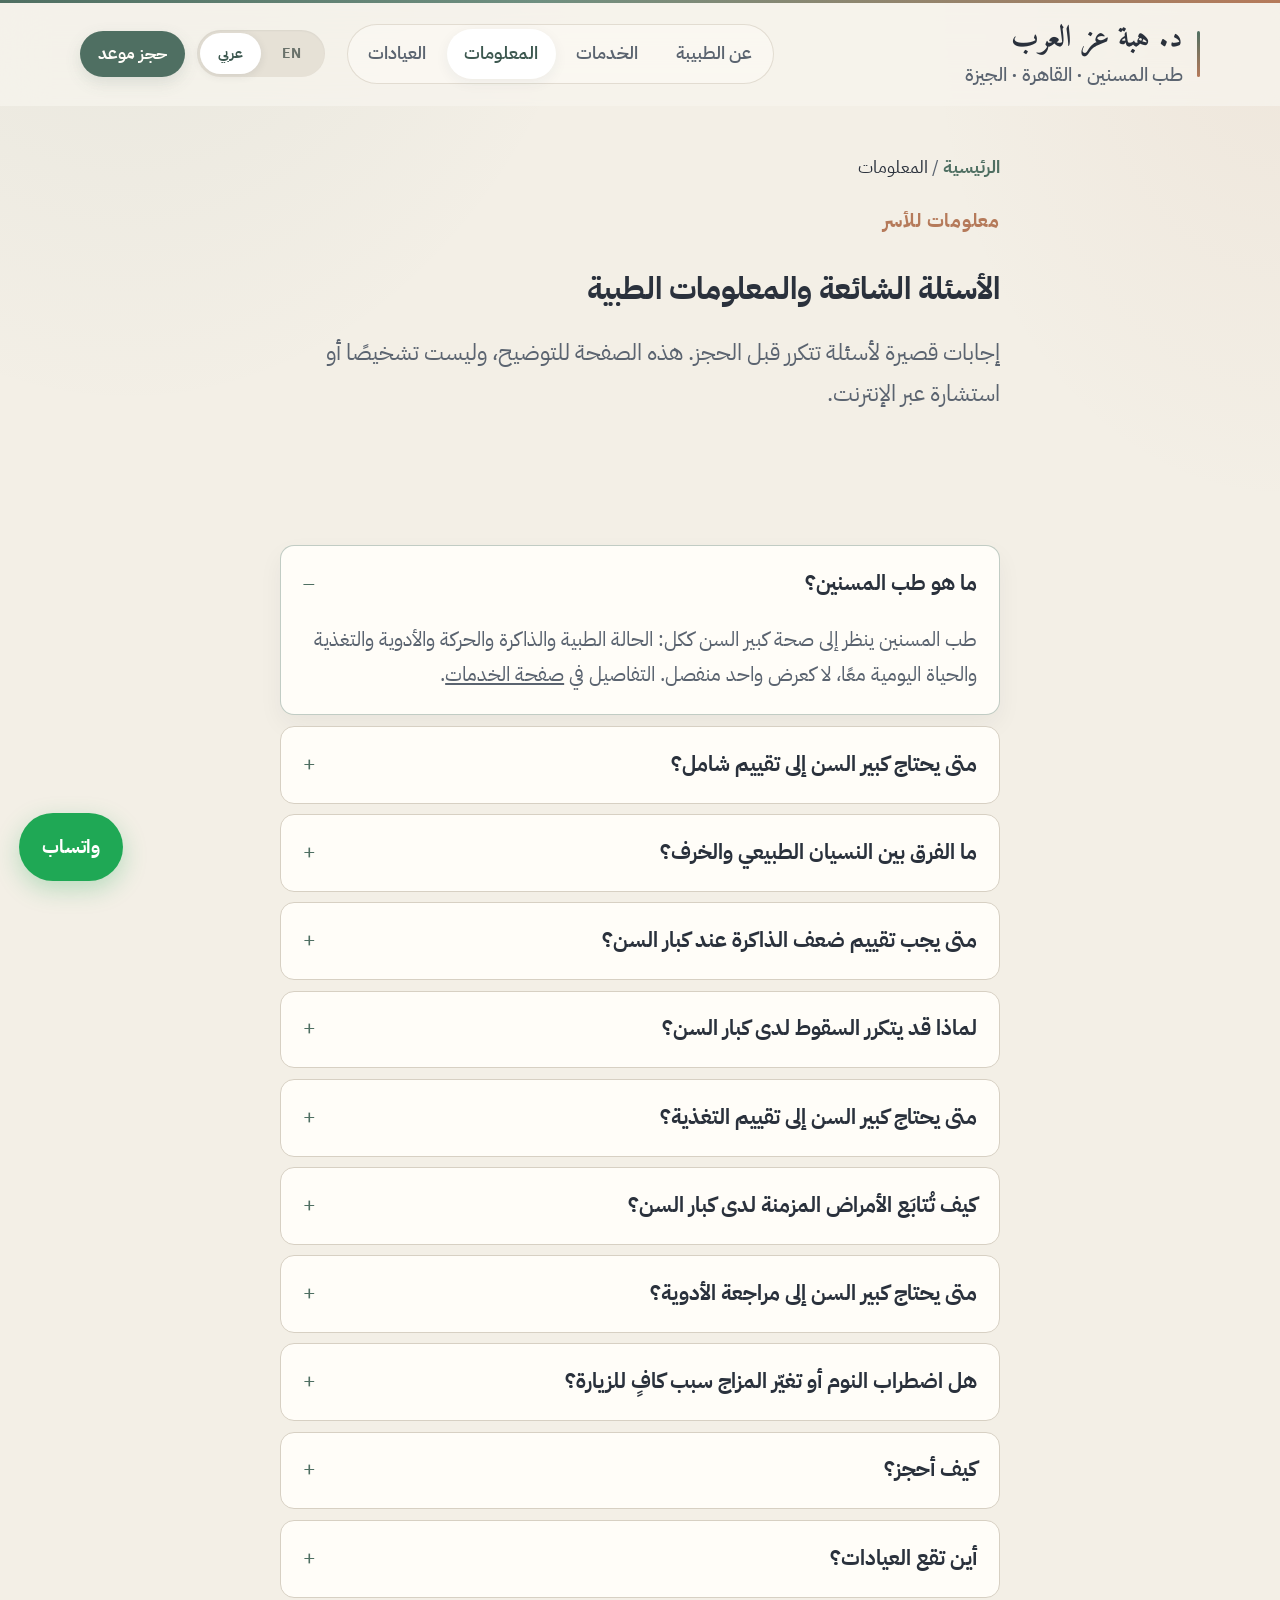
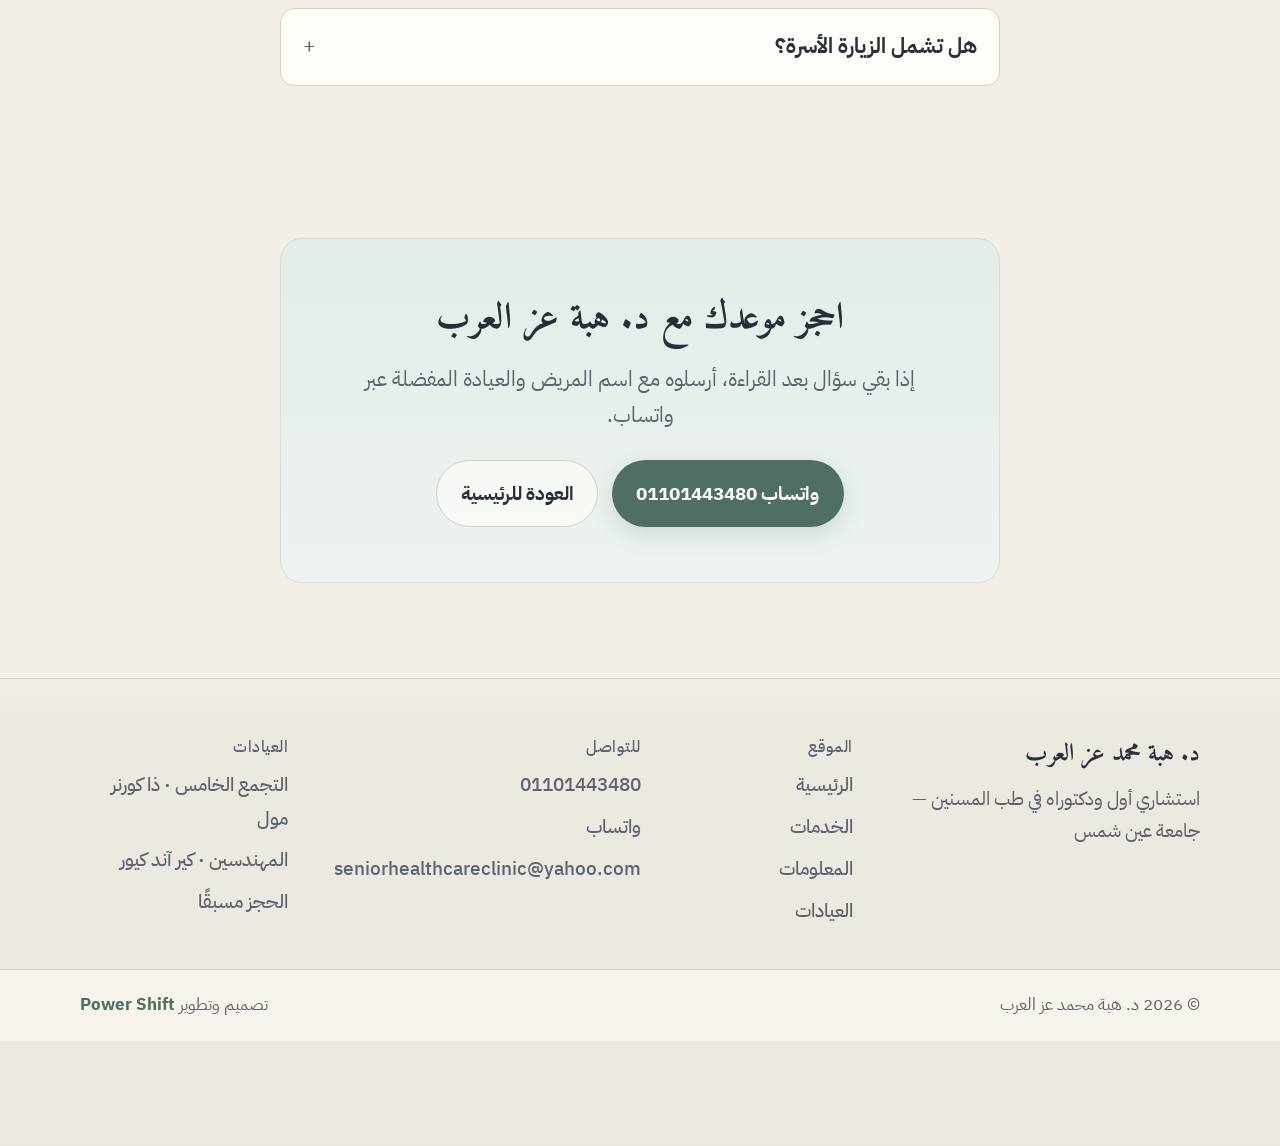
<file: ar/resources/index.html>
<!DOCTYPE html>
<html lang="ar" dir="rtl">
<head>
  <meta charset="utf-8" />
  <meta name="viewport" content="width=device-width, initial-scale=1" />
  <meta name="theme-color" content="#F3EFE6" />
  <title>الأسئلة الشائعة والمعلومات الطبية | طب المسنين</title>
  <meta name="description" content="أسئلة شائعة عن طب المسنين: التقييم الشامل، النسيان والخرف، السقوط، التغذية، مراجعة الأدوية، والحجز مع د. هبة عز العرب." />
  <meta name="robots" content="index, follow, max-image-preview:large" />
  <link rel="canonical" href="https://www.drhebaezz.com/ar/resources/" />
  <link rel="alternate" hreflang="ar" href="https://www.drhebaezz.com/ar/resources/" />
  <link rel="alternate" hreflang="en" href="https://www.drhebaezz.com/en/resources/" />
  <link rel="alternate" hreflang="x-default" href="https://www.drhebaezz.com/ar/resources/" />
  <link rel="icon" href="/favicon.svg" type="image/svg+xml" />
  <meta property="og:site_name" content="د. هبة عز العرب | طب المسنين" />
  <meta property="og:title" content="الأسئلة الشائعة والمعلومات الطبية | طب المسنين" />
  <meta property="og:description" content="إجابات هادئة لأسئلة الأسر عن طب المسنين والتقييم والحجز." />
  <meta property="og:type" content="website" />
  <meta property="og:url" content="https://www.drhebaezz.com/ar/resources/" />
  <meta property="og:image" content="https://www.drhebaezz.com/images/care-hands.jpg" />
  <meta property="og:locale" content="ar_EG" />
  <meta name="twitter:card" content="summary_large_image" />
  <meta name="twitter:title" content="الأسئلة الشائعة والمعلومات الطبية | طب المسنين" />
  <meta name="twitter:description" content="إجابات عن التقييم الشامل والنسيان والسقوط والأدوية والحجز." />
  <meta name="twitter:image" content="https://www.drhebaezz.com/images/care-hands.jpg" />
  <link rel="preconnect" href="https://fonts.googleapis.com" />
  <link rel="preconnect" href="https://fonts.gstatic.com" crossorigin />
  <link href="https://fonts.googleapis.com/css2?family=Amiri:wght@400;700&family=Fraunces:opsz,wght@9..144,500;9..144,600&family=IBM+Plex+Sans+Arabic:wght@400;500;600;700&family=Source+Sans+3:wght@400;500;600;700&display=swap" rel="stylesheet" />
  <link rel="stylesheet" href="/css/styles.css" />
  <script type="application/ld+json">
  {
    "@context": "https://schema.org",
    "@graph": [
      {
        "@type": "BreadcrumbList",
        "itemListElement": [
          { "@type": "ListItem", "position": 1, "name": "الرئيسية", "item": "https://www.drhebaezz.com/ar/" },
          { "@type": "ListItem", "position": 2, "name": "المعلومات", "item": "https://www.drhebaezz.com/ar/resources/" }
        ]
      },
      {
        "@type": "FAQPage",
        "mainEntity": [
          {
            "@type": "Question",
            "name": "ما هو طب المسنين؟",
            "acceptedAnswer": { "@type": "Answer", "text": "طب المسنين ينظر إلى صحة كبير السن ككل: الحالة الطبية والذاكرة والحركة والأدوية والتغذية والحياة اليومية معًا، لا كعرض واحد منفصل." }
          },
          {
            "@type": "Question",
            "name": "متى يحتاج كبير السن إلى تقييم شامل؟",
            "acceptedAnswer": { "@type": "Answer", "text": "قد يكون التقييم مناسبًا عند تعدد الأمراض أو تراجع القدرة اليومية أو تغيّر الذاكرة أو تكرار السقوط أو كثرة الأدوية. القرار يُتّخذ بعد التواصل مع العيادة وليس عبر الموقع." }
          },
          {
            "@type": "Question",
            "name": "ما الفرق بين النسيان الطبيعي والخرف؟",
            "acceptedAnswer": { "@type": "Answer", "text": "ليس كل نسيان خرفًا أو ألزهايمر. التمييز بين الأسباب مهم للخطة، ويحتاج تقييمًا طبيًا ولا يُحسم عبر الإنترنت." }
          },
          {
            "@type": "Question",
            "name": "متى يجب تقييم ضعف الذاكرة عند كبار السن؟",
            "acceptedAnswer": { "@type": "Answer", "text": "قد يستحق التقييم تغيّر الذاكرة أو التفكير أو القدرة على تدبير الأمور اليومية، خاصة إذا لاحظته الأسرة بوضوح. هذا ليس تشخيصًا." }
          },
          {
            "@type": "Question",
            "name": "لماذا قد يتكرر السقوط لدى كبار السن؟",
            "acceptedAnswer": { "@type": "Answer", "text": "قد يرتبط السقوط المتكرر بالحركة أو الاتزان أو الأدوية أو الحالة العامة. الأسباب تختلف، والتقييم يبحث عما يمكن تعديله." }
          },
          {
            "@type": "Question",
            "name": "متى يحتاج كبير السن إلى تقييم التغذية؟",
            "acceptedAnswer": { "@type": "Answer", "text": "قد يناسب التقييم ضعفًا عامًا أو فقدان وزن غير مبرر أو تراجع الشهية أو صعوبة تدبير الطعام والأنشطة اليومية." }
          },
          {
            "@type": "Question",
            "name": "متى يحتاج كبير السن إلى مراجعة الأدوية؟",
            "acceptedAnswer": { "@type": "Answer", "text": "عند استخدام أدوية متعددة أو صعوبة الالتزام بالجرعات أو ظهور أعراض جديدة بعد تغيير العلاج. لا تُوقف الأدوية من خلال هذه الصفحة." }
          },
          {
            "@type": "Question",
            "name": "كيف أحجز؟",
            "acceptedAnswer": { "@type": "Answer", "text": "الحجز مسبقًا عبر واتساب أو الهاتف: 01101443480، وهو نفس الرقم للعيادتين." }
          },
          {
            "@type": "Question",
            "name": "أين تقع العيادات؟",
            "acceptedAnswer": { "@type": "Answer", "text": "في التجمع الأول بعيادات وان كير داخل ذا كورنر مول، وفي المهندسين بعيادات كير آند كيور في شارع البطل أحمد عبد العزيز." }
          },
          {
            "@type": "Question",
            "name": "هل تشمل الزيارة الأسرة؟",
            "acceptedAnswer": { "@type": "Answer", "text": "نعم. شرح الحالة ووضع خطة منزلية واقعية جزء من الزيارة." }
          }
        ]
      }
    ]
  }
  </script>
</head>
<body>
  <a class="skip" href="#main">تخطي إلى المحتوى</a>
  <header class="top">
    <div class="wrap top-inner">
      <a class="logo" href="/ar/">
        <span class="logo-mark" aria-hidden="true"></span>
        <span class="logo-text">
          <strong class="logo-ar">د. هبة عز العرب</strong>
          <span class="logo-sub logo-sub-ar">طب المسنين · القاهرة · الجيزة</span>
        </span>
      </a>
      <nav class="nav" id="site-nav" aria-label="التنقل الرئيسي">
        <a href="/ar/#about">عن الطبيبة</a>
        <a href="/ar/services/">الخدمات</a>
        <a class="is-current" href="/ar/resources/">المعلومات</a>
        <a href="/ar/#clinics">العيادات</a>
      </nav>
      <div class="header-tools">
        <div class="lang-switch" role="navigation" aria-label="اللغة">
          <a href="/en/resources/" hreflang="en">EN</a>
          <a href="/ar/resources/" hreflang="ar" aria-current="page">عربي</a>
        </div>
        <a class="header-book" href="https://wa.me/201101443480" target="_blank" rel="noopener">حجز موعد</a>
        <button class="nav-toggle" type="button" aria-expanded="false" aria-controls="site-nav" aria-label="القائمة"><span></span></button>
      </div>
    </div>
  </header>

  <main id="main">
    <section class="page-hero">
      <div class="narrow">
        <p class="crumbs"><a href="/ar/">الرئيسية</a> / <span>المعلومات</span></p>
        <p class="kicker">معلومات للأسر</p>
        <h1>الأسئلة الشائعة والمعلومات الطبية</h1>
        <p class="lead">إجابات قصيرة لأسئلة تتكرر قبل الحجز. هذه الصفحة للتوضيح، وليست تشخيصًا أو استشارة عبر الإنترنت.</p>
      </div>
    </section>

    <section>
      <div class="narrow">
        <div class="faq">
          <details id="what-is-geriatrics" open>
            <summary>ما هو طب المسنين؟</summary>
            <div class="a">طب المسنين ينظر إلى صحة كبير السن ككل: الحالة الطبية والذاكرة والحركة والأدوية والتغذية والحياة اليومية معًا، لا كعرض واحد منفصل. التفاصيل في <a href="/ar/services/">صفحة الخدمات</a>.</div>
          </details>
          <details id="when-assessment">
            <summary>متى يحتاج كبير السن إلى تقييم شامل؟</summary>
            <div class="a">قد يكون التقييم مناسبًا عند تعدد الأمراض أو تراجع القدرة اليومية أو تغيّر الذاكرة أو تكرار السقوط أو كثرة الأدوية. راجعي <a href="/ar/services/#assessment">التقييم الشامل</a>.</div>
          </details>
          <details id="forgetfulness">
            <summary>ما الفرق بين النسيان الطبيعي والخرف؟</summary>
            <div class="a">ليس كل نسيان خرفًا أو ألزهايمر. التمييز بين الأسباب مهم للخطة، ويحتاج تقييمًا طبيًا ولا يُحسم عبر الإنترنت. انظري <a href="/ar/services/#memory">الذاكرة والزهايمر والخرف</a>.</div>
          </details>
          <details id="memory-eval">
            <summary>متى يجب تقييم ضعف الذاكرة عند كبار السن؟</summary>
            <div class="a">قد يستحق التقييم تغيّر الذاكرة أو التفكير أو القدرة على تدبير الأمور اليومية، خاصة إذا لاحظته الأسرة بوضوح. هذا ليس تشخيصًا.</div>
          </details>
          <details id="falls">
            <summary>لماذا قد يتكرر السقوط لدى كبار السن؟</summary>
            <div class="a">قد يرتبط السقوط المتكرر بالحركة أو الاتزان أو الأدوية أو الحالة العامة. الأسباب تختلف. انظري <a href="/ar/services/#falls">الحركة والتوازن والسقوط</a>.</div>
          </details>
          <details id="nutrition">
            <summary>متى يحتاج كبير السن إلى تقييم التغذية؟</summary>
            <div class="a">قد يناسب التقييم ضعفًا عامًا أو فقدان وزن غير مبرر أو تراجع الشهية أو صعوبة تدبير الطعام والأنشطة اليومية. انظري <a href="/ar/services/#nutrition">التغذية</a>.</div>
          </details>
          <details id="chronic">
            <summary>كيف تُتابَع الأمراض المزمنة لدى كبار السن؟</summary>
            <div class="a">عند وجود أكثر من مرض، تُراجع الخطة معًا في الزيارة. المتابعة قد تشمل ضغط الدم والسكري وأمراض القلب والكلى وصحة العظام حسب الحالة. انظري <a href="/ar/services/#chronic">الأمراض المزمنة</a>.</div>
          </details>
          <details id="medication">
            <summary>متى يحتاج كبير السن إلى مراجعة الأدوية؟</summary>
            <div class="a">عند استخدام أدوية متعددة أو صعوبة الالتزام أو ظهور أعراض بعد تغيير العلاج. لا تُوقف الأدوية من هذه الصفحة. انظري <a href="/ar/services/#medication">مراجعة الأدوية</a>.</div>
          </details>
          <details id="sleep-mood">
            <summary>هل اضطراب النوم أو تغيّر المزاج سبب كافٍ للزيارة؟</summary>
            <div class="a">قد يكون اضطراب النوم أو تغيّر المزاج مؤشرًا يستحق التقييم ضمن صورة أوسع، وليس تشخيصًا بذاته ولا خدمة قائمة وحدها على الموقع.</div>
          </details>
          <details id="booking">
            <summary>كيف أحجز؟</summary>
            <div class="a">الحجز مسبقًا عبر واتساب أو الهاتف: <a href="tel:+201101443480">01101443480</a> — وهو نفس الرقم للعيادتين.</div>
          </details>
          <details id="locations">
            <summary>أين تقع العيادات؟</summary>
            <div class="a">في التجمع الأول بعيادات وان كير داخل ذا كورنر مول، وفي المهندسين بعيادات كير آند كيور في شارع البطل أحمد عبد العزيز. العناوين والمواعيد في <a href="/ar/#clinics">قسم العيادات</a>.</div>
          </details>
          <details id="caregivers">
            <summary>هل تشمل الزيارة الأسرة؟</summary>
            <div class="a">نعم. شرح الحالة ووضع خطة منزلية واقعية جزء من الزيارة. انظري <a href="/ar/services/#caregiver">دعم مقدمي الرعاية</a>.</div>
          </details>
        </div>
      </div>
    </section>

    <section>
      <div class="narrow">
        <div class="cta">
          <h2>احجز موعدك مع د. هبة عز العرب</h2>
          <p>إذا بقي سؤال بعد القراءة، أرسلوه مع اسم المريض والعيادة المفضلة عبر واتساب.</p>
          <div class="actions">
            <a class="btn btn-primary" href="https://wa.me/201101443480" target="_blank" rel="noopener">واتساب 01101443480</a>
            <a class="btn btn-secondary" href="/ar/">العودة للرئيسية</a>
          </div>
        </div>
      </div>
    </section>
  </main>

  <footer class="footer">
    <div class="wrap footer-grid">
      <div class="footer-brand">
        <strong>د. هبة محمد عز العرب</strong>
        <p>استشاري أول ودكتوراه في طب المسنين — جامعة عين شمس</p>
      </div>
      <nav class="footer-col" aria-label="روابط الموقع">
        <p class="footer-label">الموقع</p>
        <a href="/ar/">الرئيسية</a>
        <a href="/ar/services/">الخدمات</a>
        <a href="/ar/resources/">المعلومات</a>
        <a href="/ar/#clinics">العيادات</a>
      </nav>
      <div class="footer-col">
        <p class="footer-label">للتواصل</p>
        <a href="tel:+201101443480">01101443480</a>
        <a href="https://wa.me/201101443480" target="_blank" rel="noopener">واتساب</a>
        <a href="mailto:seniorhealthcareclinic@yahoo.com">seniorhealthcareclinic@yahoo.com</a>
      </div>
      <div class="footer-col">
        <p class="footer-label">العيادات</p>
        <p>التجمع الخامس · ذا كورنر مول</p>
        <p>المهندسين · كير آند كيور</p>
        <p>الحجز مسبقًا</p>
      </div>
    </div>
    <div class="footer-bar">
      <div class="wrap footer-bar-inner">
        <span>© 2026 د. هبة محمد عز العرب</span>
        <span>تصميم وتطوير <a href="https://www.powershift.space" target="_blank" rel="noopener">Power Shift</a></span>
      </div>
    </div>
  </footer>
  <a class="wa" href="https://wa.me/201101443480" target="_blank" rel="noopener">واتساب</a>
  <script src="/js/site.js"></script>
</body>
</html>
</file>
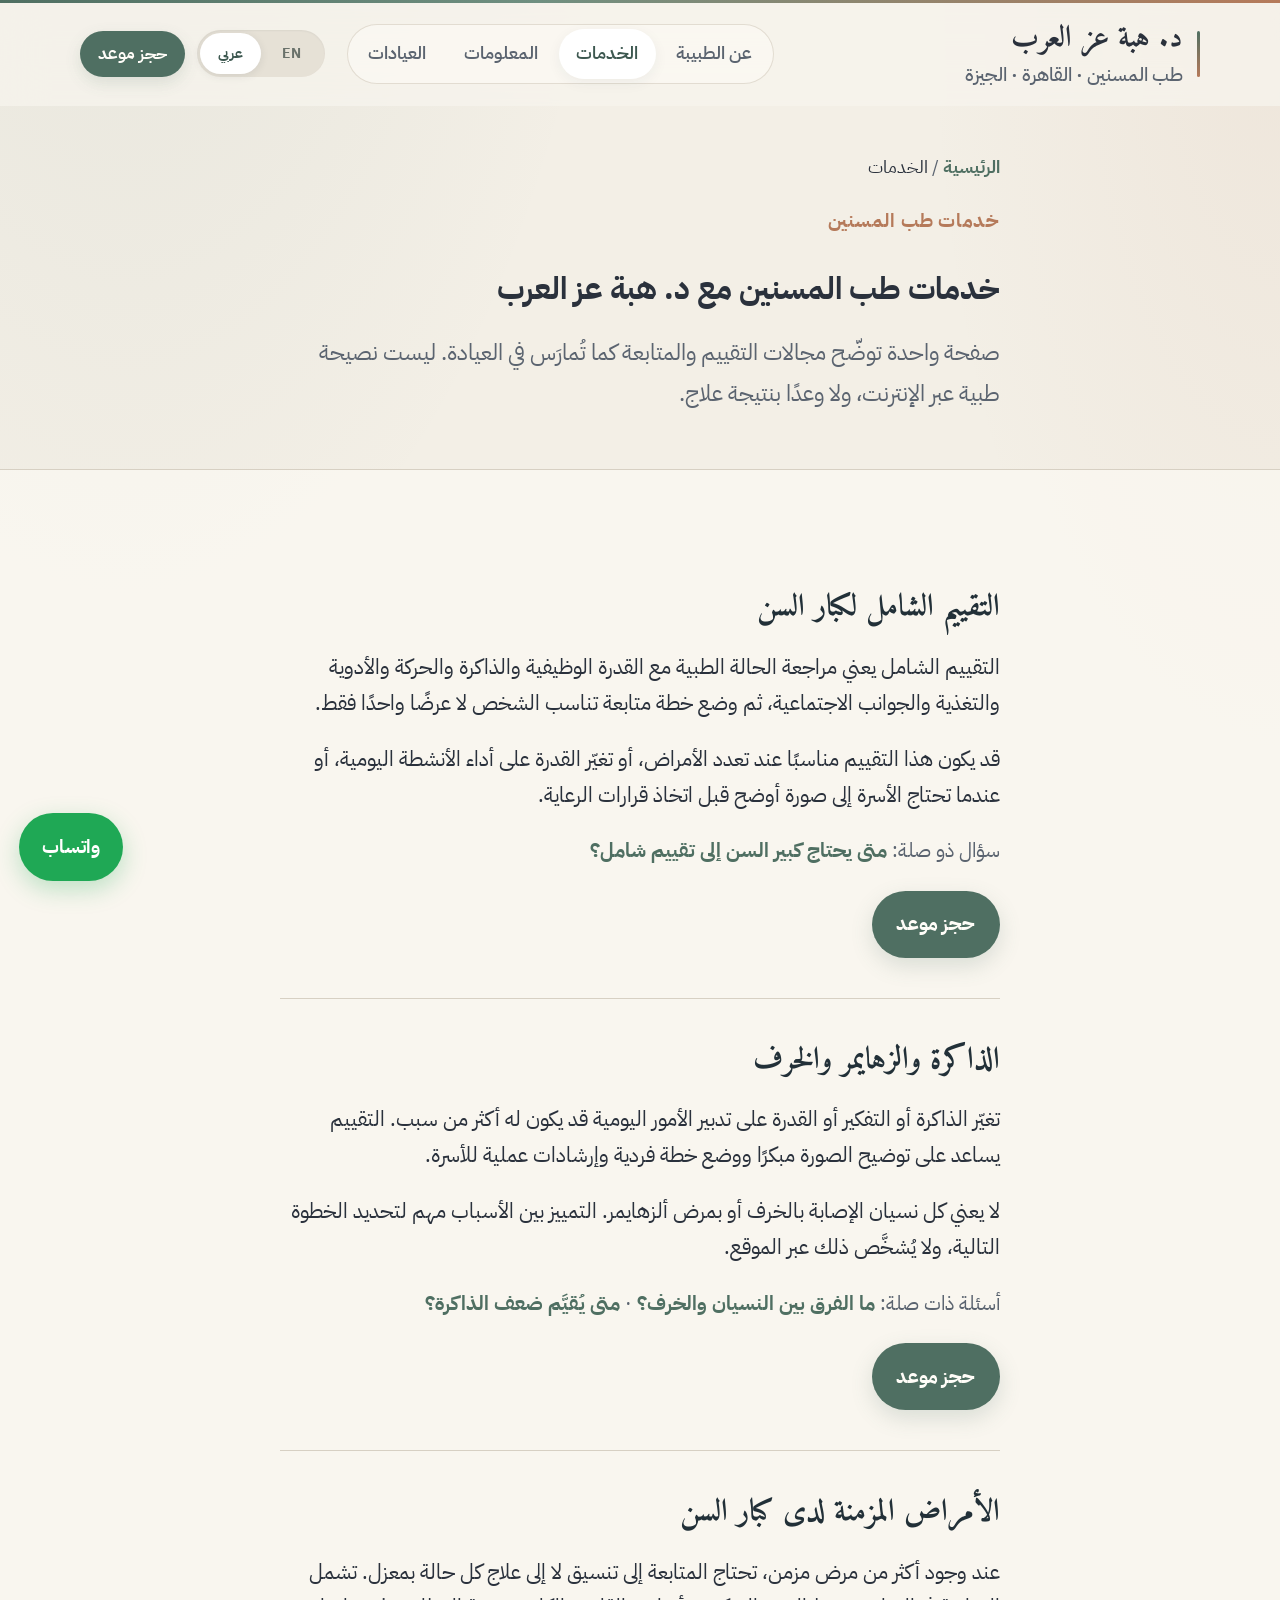
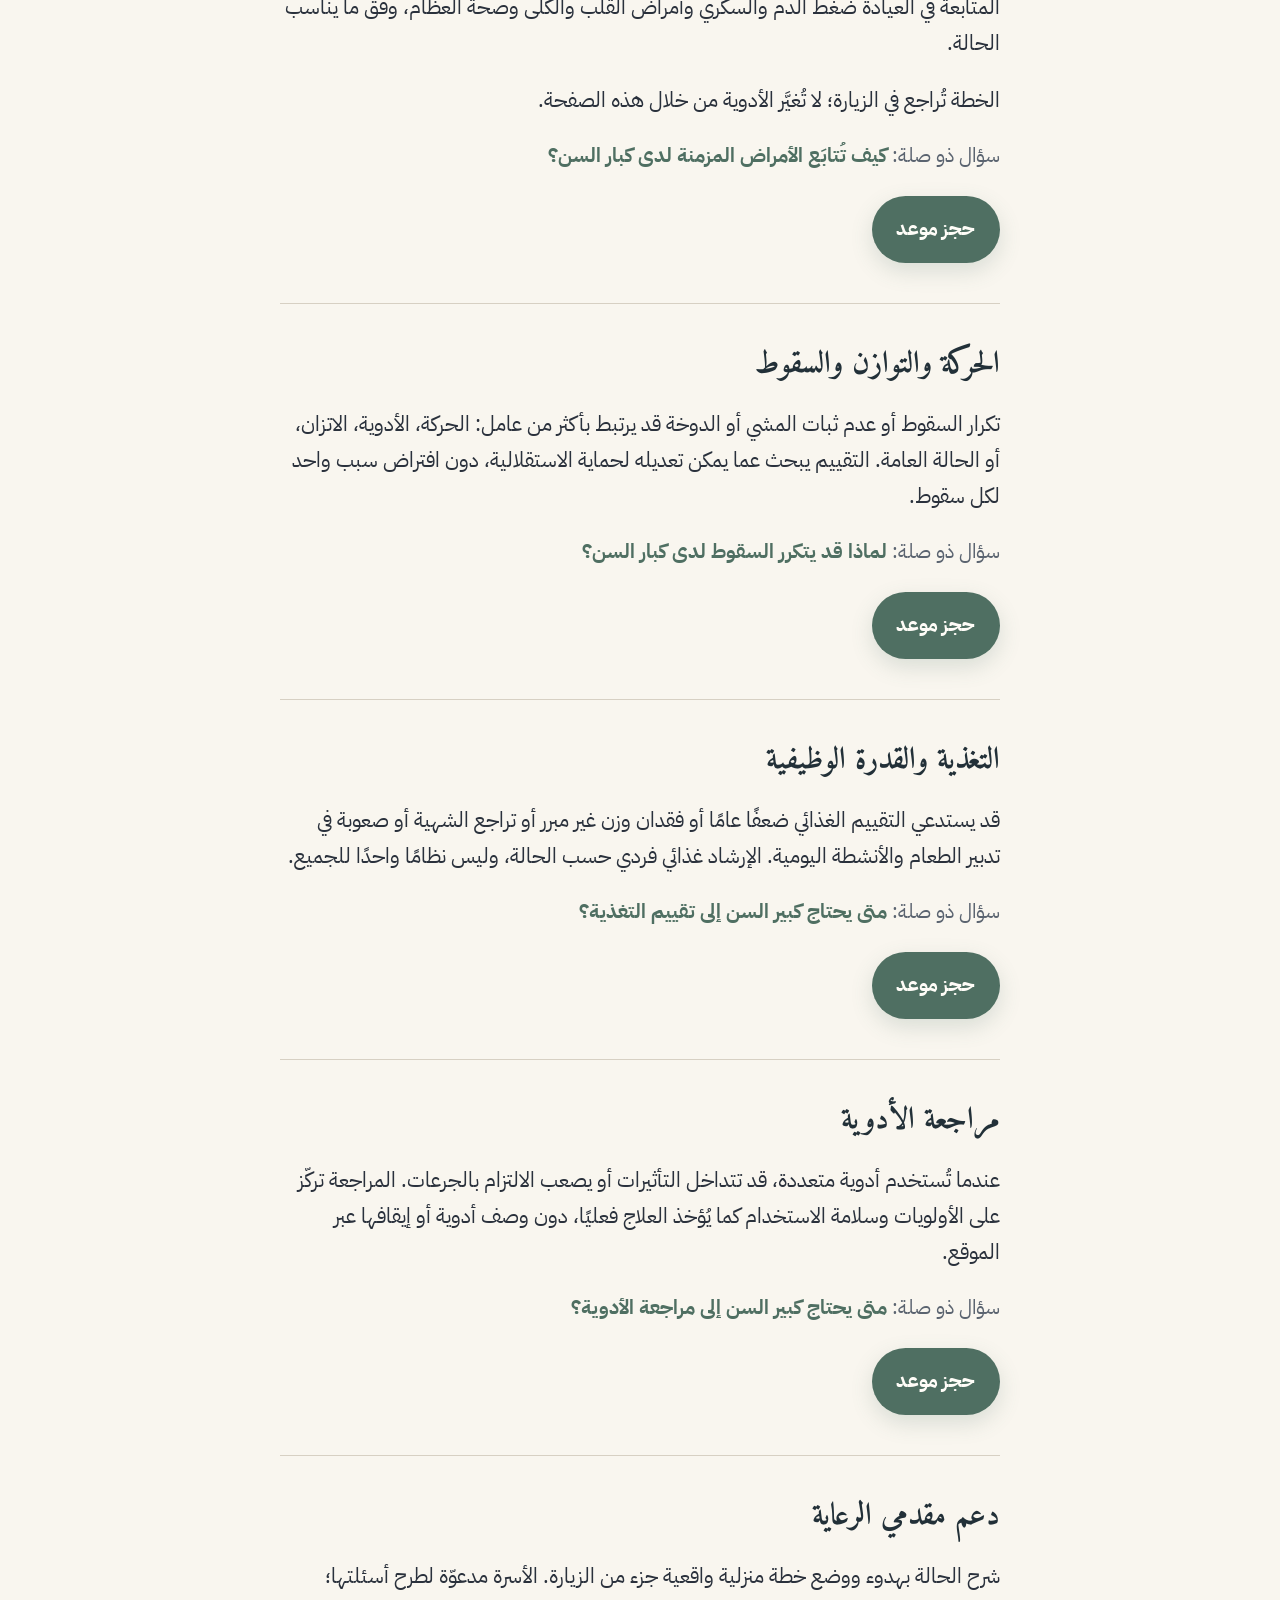
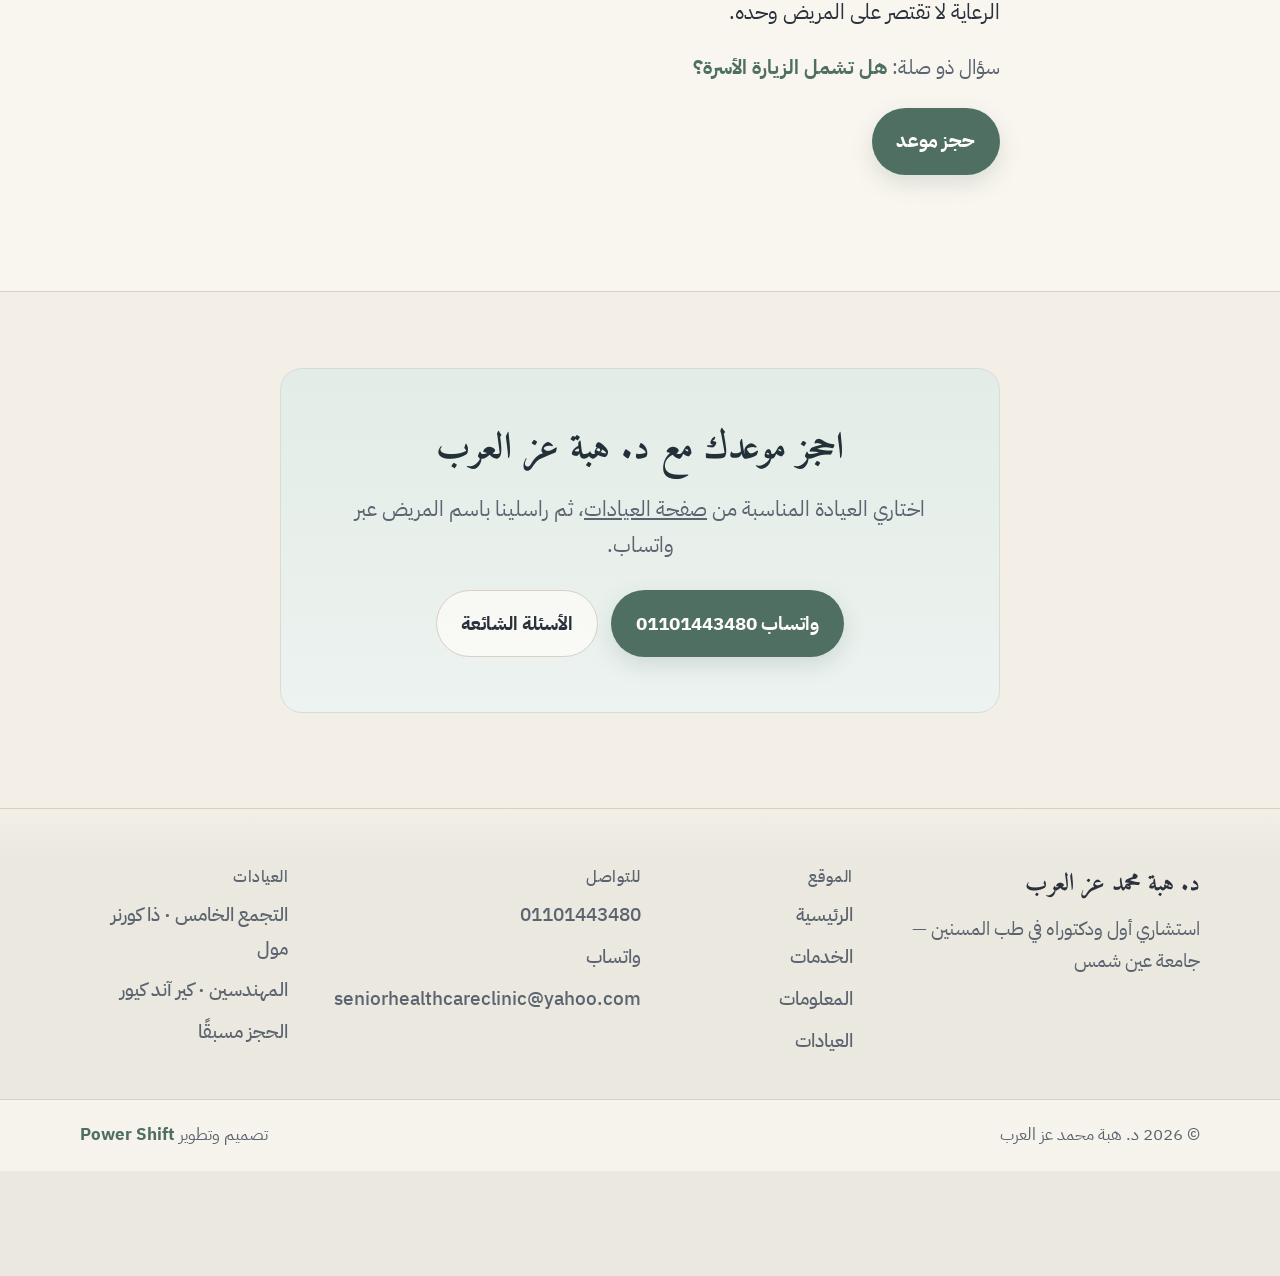
<file: ar/services/index.html>
<!DOCTYPE html>
<html lang="ar" dir="rtl">
<head>
  <meta charset="utf-8" />
  <meta name="viewport" content="width=device-width, initial-scale=1" />
  <meta name="theme-color" content="#F3EFE6" />
  <title>خدمات طب المسنين مع د. هبة عز العرب</title>
  <meta name="description" content="خدمات طب المسنين مع د. هبة عز العرب: التقييم الشامل، الذاكرة والزهايمر والخرف، الأمراض المزمنة، السقوط والحركة، التغذية، ومراجعة الأدوية." />
  <meta name="robots" content="index, follow, max-image-preview:large" />
  <link rel="canonical" href="https://www.drhebaezz.com/ar/services/" />
  <link rel="alternate" hreflang="ar" href="https://www.drhebaezz.com/ar/services/" />
  <link rel="alternate" hreflang="en" href="https://www.drhebaezz.com/en/services/" />
  <link rel="alternate" hreflang="x-default" href="https://www.drhebaezz.com/ar/services/" />
  <link rel="icon" href="/favicon.svg" type="image/svg+xml" />
  <meta property="og:site_name" content="د. هبة عز العرب | طب المسنين" />
  <meta property="og:title" content="خدمات طب المسنين مع د. هبة عز العرب" />
  <meta property="og:description" content="التقييم الشامل لكبار السن، الذاكرة والزهايمر، الأمراض المزمنة، السقوط، التغذية، ومراجعة الأدوية." />
  <meta property="og:type" content="website" />
  <meta property="og:url" content="https://www.drhebaezz.com/ar/services/" />
  <meta property="og:image" content="https://www.drhebaezz.com/images/hero-consultation.jpg" />
  <meta property="og:locale" content="ar_EG" />
  <meta name="twitter:card" content="summary_large_image" />
  <meta name="twitter:title" content="خدمات طب المسنين مع د. هبة عز العرب" />
  <meta name="twitter:description" content="تقييم ومتابعة لكبار السن في الذاكرة والحركة والأدوية والأمراض المزمنة." />
  <meta name="twitter:image" content="https://www.drhebaezz.com/images/hero-consultation.jpg" />
  <link rel="preconnect" href="https://fonts.googleapis.com" />
  <link rel="preconnect" href="https://fonts.gstatic.com" crossorigin />
  <link href="https://fonts.googleapis.com/css2?family=Amiri:wght@400;700&family=Fraunces:opsz,wght@9..144,500;9..144,600&family=IBM+Plex+Sans+Arabic:wght@400;500;600;700&family=Source+Sans+3:wght@400;500;600;700&display=swap" rel="stylesheet" />
  <link rel="stylesheet" href="/css/styles.css" />
  <script type="application/ld+json">
  {
    "@context": "https://schema.org",
    "@type": "BreadcrumbList",
    "itemListElement": [
      { "@type": "ListItem", "position": 1, "name": "الرئيسية", "item": "https://www.drhebaezz.com/ar/" },
      { "@type": "ListItem", "position": 2, "name": "الخدمات", "item": "https://www.drhebaezz.com/ar/services/" }
    ]
  }
  </script>
</head>
<body>
  <a class="skip" href="#main">تخطي إلى المحتوى</a>
  <header class="top">
    <div class="wrap top-inner">
      <a class="logo" href="/ar/">
        <span class="logo-mark" aria-hidden="true"></span>
        <span class="logo-text">
          <strong class="logo-ar">د. هبة عز العرب</strong>
          <span class="logo-sub logo-sub-ar">طب المسنين · القاهرة · الجيزة</span>
        </span>
      </a>
      <nav class="nav" id="site-nav" aria-label="التنقل الرئيسي">
        <a href="/ar/#about">عن الطبيبة</a>
        <a class="is-current" href="/ar/services/">الخدمات</a>
        <a href="/ar/resources/">المعلومات</a>
        <a href="/ar/#clinics">العيادات</a>
      </nav>
      <div class="header-tools">
        <div class="lang-switch" role="navigation" aria-label="اللغة">
          <a href="/en/services/" hreflang="en">EN</a>
          <a href="/ar/services/" hreflang="ar" aria-current="page">عربي</a>
        </div>
        <a class="header-book" href="https://wa.me/201101443480" target="_blank" rel="noopener">حجز موعد</a>
        <button class="nav-toggle" type="button" aria-expanded="false" aria-controls="site-nav" aria-label="القائمة"><span></span></button>
      </div>
    </div>
  </header>

  <main id="main">
    <section class="page-hero">
      <div class="narrow">
        <p class="crumbs"><a href="/ar/">الرئيسية</a> / <span>الخدمات</span></p>
        <p class="kicker">خدمات طب المسنين</p>
        <h1>خدمات طب المسنين مع د. هبة عز العرب</h1>
        <p class="lead">صفحة واحدة توضّح مجالات التقييم والمتابعة كما تُمارَس في العيادة. ليست نصيحة طبية عبر الإنترنت، ولا وعدًا بنتيجة علاج.</p>
      </div>
    </section>

    <section class="paper-band">
      <div class="narrow">
        <article class="service-block" id="assessment">
          <h2>التقييم الشامل لكبار السن</h2>
          <p>التقييم الشامل يعني مراجعة الحالة الطبية مع القدرة الوظيفية والذاكرة والحركة والأدوية والتغذية والجوانب الاجتماعية، ثم وضع خطة متابعة تناسب الشخص لا عرضًا واحدًا فقط.</p>
          <p>قد يكون هذا التقييم مناسبًا عند تعدد الأمراض، أو تغيّر القدرة على أداء الأنشطة اليومية، أو عندما تحتاج الأسرة إلى صورة أوضح قبل اتخاذ قرارات الرعاية.</p>
          <p class="inline-note">سؤال ذو صلة: <a href="/ar/resources/#when-assessment">متى يحتاج كبير السن إلى تقييم شامل؟</a></p>
          <div class="actions">
            <a class="btn btn-primary" href="https://wa.me/201101443480" target="_blank" rel="noopener">حجز موعد</a>
          </div>
        </article>

        <article class="service-block" id="memory">
          <h2>الذاكرة والزهايمر والخرف</h2>
          <p>تغيّر الذاكرة أو التفكير أو القدرة على تدبير الأمور اليومية قد يكون له أكثر من سبب. التقييم يساعد على توضيح الصورة مبكرًا ووضع خطة فردية وإرشادات عملية للأسرة.</p>
          <p>لا يعني كل نسيان الإصابة بالخرف أو بمرض ألزهايمر. التمييز بين الأسباب مهم لتحديد الخطوة التالية، ولا يُشخَّص ذلك عبر الموقع.</p>
          <p class="inline-note">أسئلة ذات صلة: <a href="/ar/resources/#forgetfulness">ما الفرق بين النسيان والخرف؟</a> · <a href="/ar/resources/#memory-eval">متى يُقيَّم ضعف الذاكرة؟</a></p>
          <div class="actions">
            <a class="btn btn-primary" href="https://wa.me/201101443480" target="_blank" rel="noopener">حجز موعد</a>
          </div>
        </article>

        <article class="service-block" id="chronic">
          <h2>الأمراض المزمنة لدى كبار السن</h2>
          <p>عند وجود أكثر من مرض مزمن، تحتاج المتابعة إلى تنسيق لا إلى علاج كل حالة بمعزل. تشمل المتابعة في العيادة ضغط الدم والسكري وأمراض القلب والكلى وصحة العظام، وفق ما يناسب الحالة.</p>
          <p>الخطة تُراجع في الزيارة؛ لا تُغيَّر الأدوية من خلال هذه الصفحة.</p>
          <p class="inline-note">سؤال ذو صلة: <a href="/ar/resources/#chronic">كيف تُتابَع الأمراض المزمنة لدى كبار السن؟</a></p>
          <div class="actions">
            <a class="btn btn-primary" href="https://wa.me/201101443480" target="_blank" rel="noopener">حجز موعد</a>
          </div>
        </article>

        <article class="service-block" id="falls">
          <h2>الحركة والتوازن والسقوط</h2>
          <p>تكرار السقوط أو عدم ثبات المشي أو الدوخة قد يرتبط بأكثر من عامل: الحركة، الأدوية، الاتزان، أو الحالة العامة. التقييم يبحث عما يمكن تعديله لحماية الاستقلالية، دون افتراض سبب واحد لكل سقوط.</p>
          <p class="inline-note">سؤال ذو صلة: <a href="/ar/resources/#falls">لماذا قد يتكرر السقوط لدى كبار السن؟</a></p>
          <div class="actions">
            <a class="btn btn-primary" href="https://wa.me/201101443480" target="_blank" rel="noopener">حجز موعد</a>
          </div>
        </article>

        <article class="service-block" id="nutrition">
          <h2>التغذية والقدرة الوظيفية</h2>
          <p>قد يستدعي التقييم الغذائي ضعفًا عامًا أو فقدان وزن غير مبرر أو تراجع الشهية أو صعوبة في تدبير الطعام والأنشطة اليومية. الإرشاد غذائي فردي حسب الحالة، وليس نظامًا واحدًا للجميع.</p>
          <p class="inline-note">سؤال ذو صلة: <a href="/ar/resources/#nutrition">متى يحتاج كبير السن إلى تقييم التغذية؟</a></p>
          <div class="actions">
            <a class="btn btn-primary" href="https://wa.me/201101443480" target="_blank" rel="noopener">حجز موعد</a>
          </div>
        </article>

        <article class="service-block" id="medication">
          <h2>مراجعة الأدوية</h2>
          <p>عندما تُستخدم أدوية متعددة، قد تتداخل التأثيرات أو يصعب الالتزام بالجرعات. المراجعة تركّز على الأولويات وسلامة الاستخدام كما يُؤخذ العلاج فعليًا، دون وصف أدوية أو إيقافها عبر الموقع.</p>
          <p class="inline-note">سؤال ذو صلة: <a href="/ar/resources/#medication">متى يحتاج كبير السن إلى مراجعة الأدوية؟</a></p>
          <div class="actions">
            <a class="btn btn-primary" href="https://wa.me/201101443480" target="_blank" rel="noopener">حجز موعد</a>
          </div>
        </article>

        <article class="service-block" id="caregiver">
          <h2>دعم مقدمي الرعاية</h2>
          <p>شرح الحالة بهدوء ووضع خطة منزلية واقعية جزء من الزيارة. الأسرة مدعوّة لطرح أسئلتها؛ الرعاية لا تقتصر على المريض وحده.</p>
          <p class="inline-note">سؤال ذو صلة: <a href="/ar/resources/#caregivers">هل تشمل الزيارة الأسرة؟</a></p>
          <div class="actions">
            <a class="btn btn-primary" href="https://wa.me/201101443480" target="_blank" rel="noopener">حجز موعد</a>
          </div>
        </article>
      </div>
    </section>

    <section>
      <div class="narrow">
        <div class="cta">
          <h2>احجز موعدك مع د. هبة عز العرب</h2>
          <p>اختاري العيادة المناسبة من <a href="/ar/#clinics">صفحة العيادات</a>، ثم راسلينا باسم المريض عبر واتساب.</p>
          <div class="actions">
            <a class="btn btn-primary" href="https://wa.me/201101443480" target="_blank" rel="noopener">واتساب 01101443480</a>
            <a class="btn btn-secondary" href="/ar/resources/">الأسئلة الشائعة</a>
          </div>
        </div>
      </div>
    </section>
  </main>

  <footer class="footer">
    <div class="wrap footer-grid">
      <div class="footer-brand">
        <strong>د. هبة محمد عز العرب</strong>
        <p>استشاري أول ودكتوراه في طب المسنين — جامعة عين شمس</p>
      </div>
      <nav class="footer-col" aria-label="روابط الموقع">
        <p class="footer-label">الموقع</p>
        <a href="/ar/">الرئيسية</a>
        <a href="/ar/services/">الخدمات</a>
        <a href="/ar/resources/">المعلومات</a>
        <a href="/ar/#clinics">العيادات</a>
      </nav>
      <div class="footer-col">
        <p class="footer-label">للتواصل</p>
        <a href="tel:+201101443480">01101443480</a>
        <a href="https://wa.me/201101443480" target="_blank" rel="noopener">واتساب</a>
        <a href="mailto:seniorhealthcareclinic@yahoo.com">seniorhealthcareclinic@yahoo.com</a>
      </div>
      <div class="footer-col">
        <p class="footer-label">العيادات</p>
        <p>التجمع الخامس · ذا كورنر مول</p>
        <p>المهندسين · كير آند كيور</p>
        <p>الحجز مسبقًا</p>
      </div>
    </div>
    <div class="footer-bar">
      <div class="wrap footer-bar-inner">
        <span>© 2026 د. هبة محمد عز العرب</span>
        <span>تصميم وتطوير <a href="https://www.powershift.space" target="_blank" rel="noopener">Power Shift</a></span>
      </div>
    </div>
  </footer>
  <a class="wa" href="https://wa.me/201101443480" target="_blank" rel="noopener">واتساب</a>
  <script src="/js/site.js"></script>
</body>
</html>
</file>
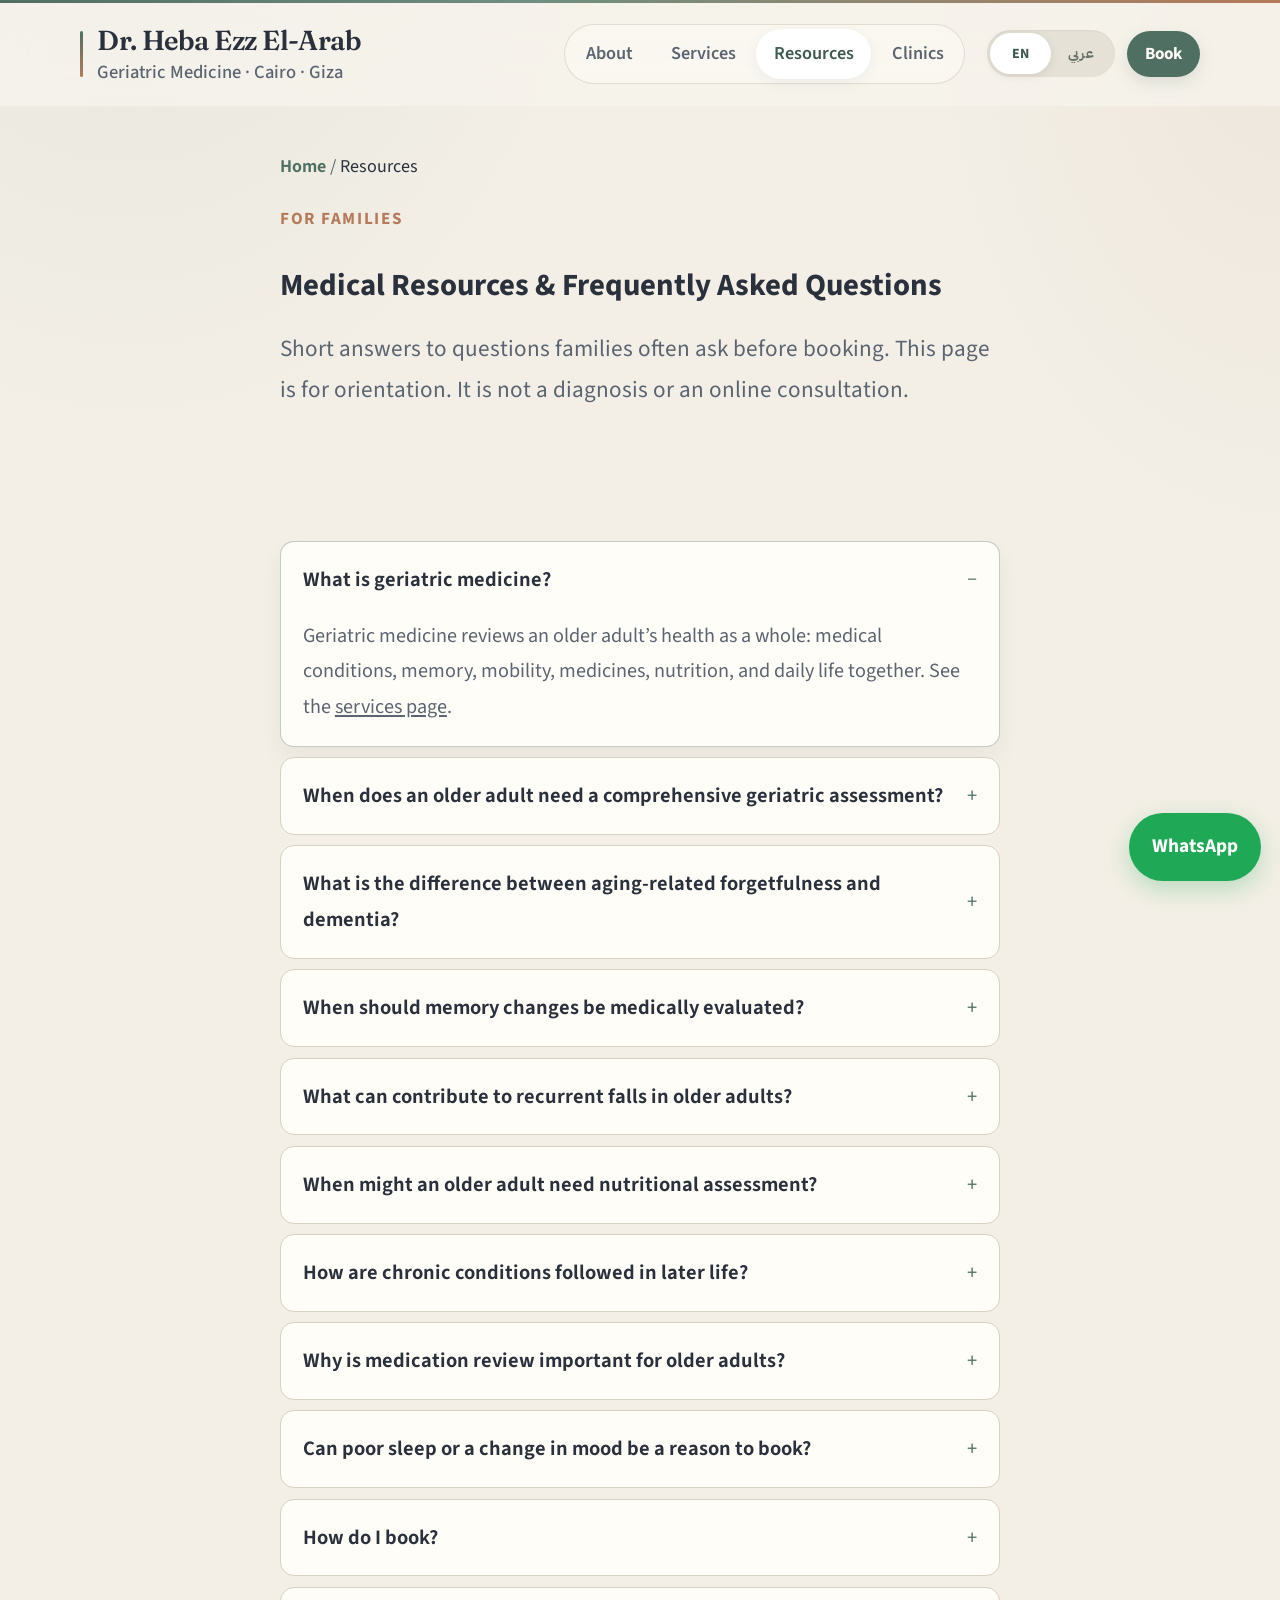
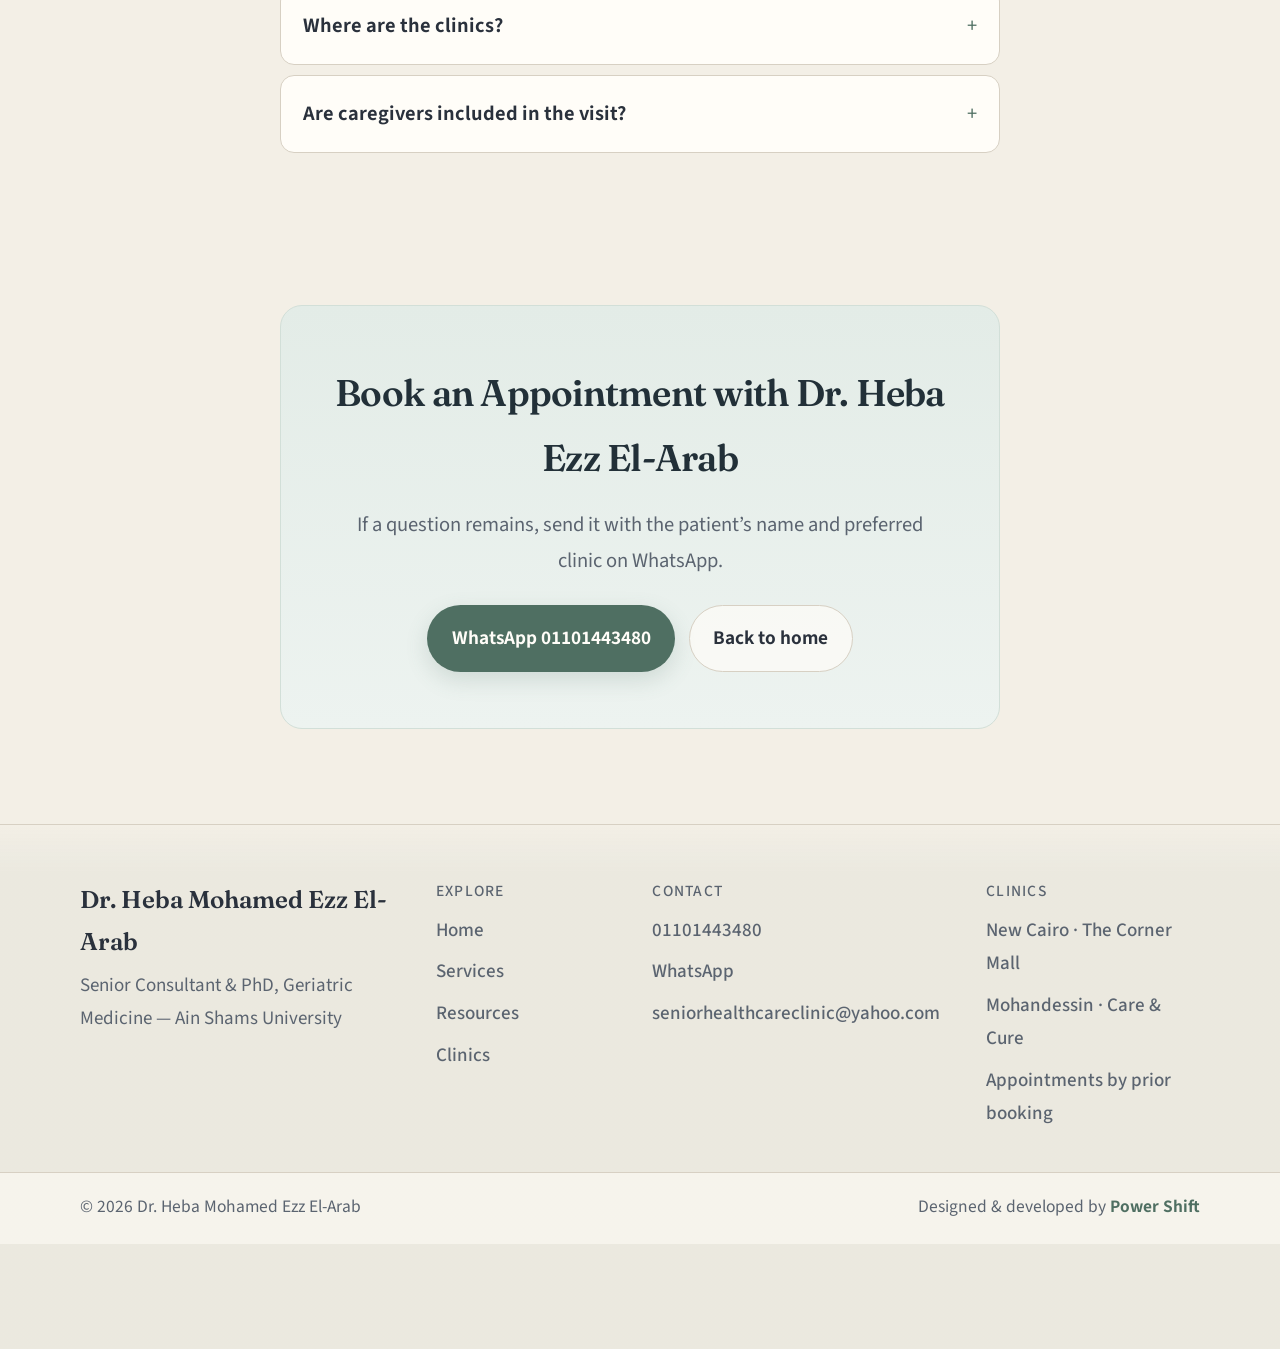
<file: en/resources/index.html>
<!DOCTYPE html>
<html lang="en" dir="ltr">
<head>
  <meta charset="utf-8" />
  <meta name="viewport" content="width=device-width, initial-scale=1" />
  <meta name="theme-color" content="#F3EFE6" />
  <title>Medical Resources &amp; Frequently Asked Questions</title>
  <meta name="description" content="Geriatric medicine FAQ with Dr. Heba Ezz El-Arab: comprehensive assessment, memory changes, falls, nutrition, medication review, and how to book." />
  <meta name="robots" content="index, follow, max-image-preview:large" />
  <link rel="canonical" href="https://www.drhebaezz.com/en/resources/" />
  <link rel="alternate" hreflang="en" href="https://www.drhebaezz.com/en/resources/" />
  <link rel="alternate" hreflang="ar" href="https://www.drhebaezz.com/ar/resources/" />
  <link rel="alternate" hreflang="x-default" href="https://www.drhebaezz.com/ar/resources/" />
  <link rel="icon" href="/favicon.svg" type="image/svg+xml" />
  <meta property="og:site_name" content="Dr. Heba Ezz El-Arab | Geriatric Medicine" />
  <meta property="og:title" content="Medical Resources &amp; Frequently Asked Questions" />
  <meta property="og:description" content="Calm answers for families about geriatric assessment, memory, falls, medicines, and booking." />
  <meta property="og:type" content="website" />
  <meta property="og:url" content="https://www.drhebaezz.com/en/resources/" />
  <meta property="og:image" content="https://www.drhebaezz.com/images/care-hands.jpg" />
  <meta property="og:locale" content="en_GB" />
  <meta name="twitter:card" content="summary_large_image" />
  <meta name="twitter:title" content="Medical Resources &amp; Frequently Asked Questions" />
  <meta name="twitter:description" content="Answers about geriatric assessment, memory, falls, medicines, and booking." />
  <meta name="twitter:image" content="https://www.drhebaezz.com/images/care-hands.jpg" />
  <link rel="preconnect" href="https://fonts.googleapis.com" />
  <link rel="preconnect" href="https://fonts.gstatic.com" crossorigin />
  <link href="https://fonts.googleapis.com/css2?family=Amiri:wght@400;700&family=Fraunces:opsz,wght@9..144,500;9..144,600&family=IBM+Plex+Sans+Arabic:wght@400;500;600;700&family=Source+Sans+3:wght@400;500;600;700&display=swap" rel="stylesheet" />
  <link rel="stylesheet" href="/css/styles.css" />
  <script type="application/ld+json">
  {
    "@context": "https://schema.org",
    "@graph": [
      {
        "@type": "BreadcrumbList",
        "itemListElement": [
          { "@type": "ListItem", "position": 1, "name": "Home", "item": "https://www.drhebaezz.com/en/" },
          { "@type": "ListItem", "position": 2, "name": "Resources", "item": "https://www.drhebaezz.com/en/resources/" }
        ]
      },
      {
        "@type": "FAQPage",
        "mainEntity": [
          {
            "@type": "Question",
            "name": "What is geriatric medicine?",
            "acceptedAnswer": { "@type": "Answer", "text": "Geriatric medicine reviews an older adult’s health as a whole: medical conditions, memory, mobility, medicines, nutrition, and daily life together, rather than one isolated symptom." }
          },
          {
            "@type": "Question",
            "name": "When does an older adult need a comprehensive geriatric assessment?",
            "acceptedAnswer": { "@type": "Answer", "text": "An assessment may be appropriate when there are several illnesses, a change in daily independence, memory concerns, recurrent falls, or a long medication list. That decision is made after contact with the clinic, not through this website." }
          },
          {
            "@type": "Question",
            "name": "What is the difference between aging-related forgetfulness and dementia?",
            "acceptedAnswer": { "@type": "Answer", "text": "Forgetfulness is not always dementia or Alzheimer’s disease. The distinction matters for the plan and needs a medical assessment. It is not settled online." }
          },
          {
            "@type": "Question",
            "name": "When should memory changes be medically evaluated?",
            "acceptedAnswer": { "@type": "Answer", "text": "Evaluation may be appropriate when memory, thinking, or the ability to manage daily life has changed, especially if the family has noticed it clearly. That is not a diagnosis." }
          },
          {
            "@type": "Question",
            "name": "What can contribute to recurrent falls in older adults?",
            "acceptedAnswer": { "@type": "Answer", "text": "Repeated falls may relate to movement, balance, medicines, or general health. Causes differ. Assessment looks for what can reasonably be changed." }
          },
          {
            "@type": "Question",
            "name": "When might an older adult need nutritional assessment?",
            "acceptedAnswer": { "@type": "Answer", "text": "Review may be appropriate with general weakness, unexplained weight loss, reduced appetite, or difficulty managing food and daily activities." }
          },
          {
            "@type": "Question",
            "name": "Why is medication review important for older adults?",
            "acceptedAnswer": { "@type": "Answer", "text": "When several medicines are in use, effects can overlap and routines can become hard to follow. This page does not tell anyone to stop a medicine." }
          },
          {
            "@type": "Question",
            "name": "How do I book?",
            "acceptedAnswer": { "@type": "Answer", "text": "By prior appointment on WhatsApp or phone: 01101443480 — the same number for both clinics." }
          },
          {
            "@type": "Question",
            "name": "Where are the clinics?",
            "acceptedAnswer": { "@type": "Answer", "text": "New Cairo (First Settlement) at One Care inside The Corner Mall, and Mohandessin at Care & Cure on El-Batal Ahmed Abdel Aziz Street." }
          },
          {
            "@type": "Question",
            "name": "Are caregivers included in the visit?",
            "acceptedAnswer": { "@type": "Answer", "text": "Yes. Explaining the condition and agreeing a realistic home plan is part of the visit." }
          }
        ]
      }
    ]
  }
  </script>
</head>
<body>
  <a class="skip" href="#main">Skip to content</a>
  <header class="top">
    <div class="wrap top-inner">
      <a class="logo" href="/en/">
        <span class="logo-mark" aria-hidden="true"></span>
        <span class="logo-text">
          <strong class="logo-en">Dr. Heba Ezz El-Arab</strong>
          <span class="logo-sub logo-sub-en">Geriatric Medicine · Cairo · Giza</span>
        </span>
      </a>
      <nav class="nav" id="site-nav" aria-label="Primary">
        <a href="/en/#about">About</a>
        <a href="/en/services/">Services</a>
        <a class="is-current" href="/en/resources/">Resources</a>
        <a href="/en/#clinics">Clinics</a>
      </nav>
      <div class="header-tools">
        <div class="lang-switch" role="navigation" aria-label="Language">
          <a href="/en/resources/" hreflang="en" aria-current="page">EN</a>
          <a href="/ar/resources/" hreflang="ar">عربي</a>
        </div>
        <a class="header-book" href="https://wa.me/201101443480" target="_blank" rel="noopener">Book</a>
        <button class="nav-toggle" type="button" aria-expanded="false" aria-controls="site-nav" aria-label="Menu"><span></span></button>
      </div>
    </div>
  </header>

  <main id="main">
    <section class="page-hero">
      <div class="narrow">
        <p class="crumbs"><a href="/en/">Home</a> / <span>Resources</span></p>
        <p class="kicker">For families</p>
        <h1>Medical Resources &amp; Frequently Asked Questions</h1>
        <p class="lead">Short answers to questions families often ask before booking. This page is for orientation. It is not a diagnosis or an online consultation.</p>
      </div>
    </section>

    <section>
      <div class="narrow">
        <div class="faq">
          <details id="what-is-geriatrics" open>
            <summary>What is geriatric medicine?</summary>
            <div class="a">Geriatric medicine reviews an older adult’s health as a whole: medical conditions, memory, mobility, medicines, nutrition, and daily life together. See the <a href="/en/services/">services page</a>.</div>
          </details>
          <details id="when-assessment">
            <summary>When does an older adult need a comprehensive geriatric assessment?</summary>
            <div class="a">An assessment may be appropriate when there are several illnesses, a change in daily independence, memory concerns, recurrent falls, or a long medication list. See <a href="/en/services/#assessment">comprehensive assessment</a>.</div>
          </details>
          <details id="forgetfulness">
            <summary>What is the difference between aging-related forgetfulness and dementia?</summary>
            <div class="a">Forgetfulness is not always dementia or Alzheimer’s disease. The distinction matters for the plan and needs a medical assessment. See <a href="/en/services/#memory">memory, Alzheimer’s and dementia</a>.</div>
          </details>
          <details id="memory-eval">
            <summary>When should memory changes be medically evaluated?</summary>
            <div class="a">Evaluation may be appropriate when memory, thinking, or the ability to manage daily life has changed, especially if the family has noticed it clearly. That is not a diagnosis.</div>
          </details>
          <details id="falls">
            <summary>What can contribute to recurrent falls in older adults?</summary>
            <div class="a">Repeated falls may relate to movement, balance, medicines, or general health. Causes differ. See <a href="/en/services/#falls">mobility, balance and falls</a>.</div>
          </details>
          <details id="nutrition">
            <summary>When might an older adult need nutritional assessment?</summary>
            <div class="a">Review may be appropriate with general weakness, unexplained weight loss, reduced appetite, or difficulty managing food and daily activities. See <a href="/en/services/#nutrition">nutrition</a>.</div>
          </details>
          <details id="chronic">
            <summary>How are chronic conditions followed in later life?</summary>
            <div class="a">When more than one long-term condition is present, the plan is reviewed together in the visit. Follow-up may include blood pressure, diabetes, heart and kidney conditions, and bone health. See <a href="/en/services/#chronic">chronic disease management</a>.</div>
          </details>
          <details id="medication">
            <summary>Why is medication review important for older adults?</summary>
            <div class="a">When several medicines are in use, effects can overlap and routines can become hard to follow. This page does not tell anyone to stop a medicine. See <a href="/en/services/#medication">medication review</a>.</div>
          </details>
          <details id="sleep-mood">
            <summary>Can poor sleep or a change in mood be a reason to book?</summary>
            <div class="a">Poor sleep or a change in mood may be a reason to seek evaluation as part of a wider review. They are not presented here as standalone clinic services or as a diagnosis.</div>
          </details>
          <details id="booking">
            <summary>How do I book?</summary>
            <div class="a">By prior appointment on WhatsApp or phone: <a href="tel:+201101443480">01101443480</a> — the same number for both clinics.</div>
          </details>
          <details id="locations">
            <summary>Where are the clinics?</summary>
            <div class="a">New Cairo (First Settlement) at One Care inside The Corner Mall, and Mohandessin at Care &amp; Cure on El-Batal Ahmed Abdel Aziz Street. Addresses and hours are on the <a href="/en/#clinics">home locations section</a>.</div>
          </details>
          <details id="caregivers">
            <summary>Are caregivers included in the visit?</summary>
            <div class="a">Yes. Explaining the condition and agreeing a realistic home plan is part of the visit. See <a href="/en/services/#caregiver">caregiver support</a>.</div>
          </details>
        </div>
      </div>
    </section>

    <section>
      <div class="narrow">
        <div class="cta">
          <h2>Book an Appointment with Dr. Heba Ezz El-Arab</h2>
          <p>If a question remains, send it with the patient’s name and preferred clinic on WhatsApp.</p>
          <div class="actions">
            <a class="btn btn-primary" href="https://wa.me/201101443480" target="_blank" rel="noopener">WhatsApp 01101443480</a>
            <a class="btn btn-secondary" href="/en/">Back to home</a>
          </div>
        </div>
      </div>
    </section>
  </main>

  <footer class="footer">
    <div class="wrap footer-grid">
      <div class="footer-brand">
        <strong>Dr. Heba Mohamed Ezz El-Arab</strong>
        <p>Senior Consultant &amp; PhD, Geriatric Medicine — Ain Shams University</p>
      </div>
      <nav class="footer-col" aria-label="Site links">
        <p class="footer-label">Explore</p>
        <a href="/en/">Home</a>
        <a href="/en/services/">Services</a>
        <a href="/en/resources/">Resources</a>
        <a href="/en/#clinics">Clinics</a>
      </nav>
      <div class="footer-col">
        <p class="footer-label">Contact</p>
        <a href="tel:+201101443480">01101443480</a>
        <a href="https://wa.me/201101443480" target="_blank" rel="noopener">WhatsApp</a>
        <a href="mailto:seniorhealthcareclinic@yahoo.com">seniorhealthcareclinic@yahoo.com</a>
      </div>
      <div class="footer-col">
        <p class="footer-label">Clinics</p>
        <p>New Cairo · The Corner Mall</p>
        <p>Mohandessin · Care &amp; Cure</p>
        <p>Appointments by prior booking</p>
      </div>
    </div>
    <div class="footer-bar">
      <div class="wrap footer-bar-inner">
        <span>© 2026 Dr. Heba Mohamed Ezz El-Arab</span>
        <span>Designed &amp; developed by <a href="https://www.powershift.space" target="_blank" rel="noopener">Power Shift</a></span>
      </div>
    </div>
  </footer>
  <a class="wa" href="https://wa.me/201101443480" target="_blank" rel="noopener">WhatsApp</a>
  <script src="/js/site.js"></script>
</body>
</html>
</file>
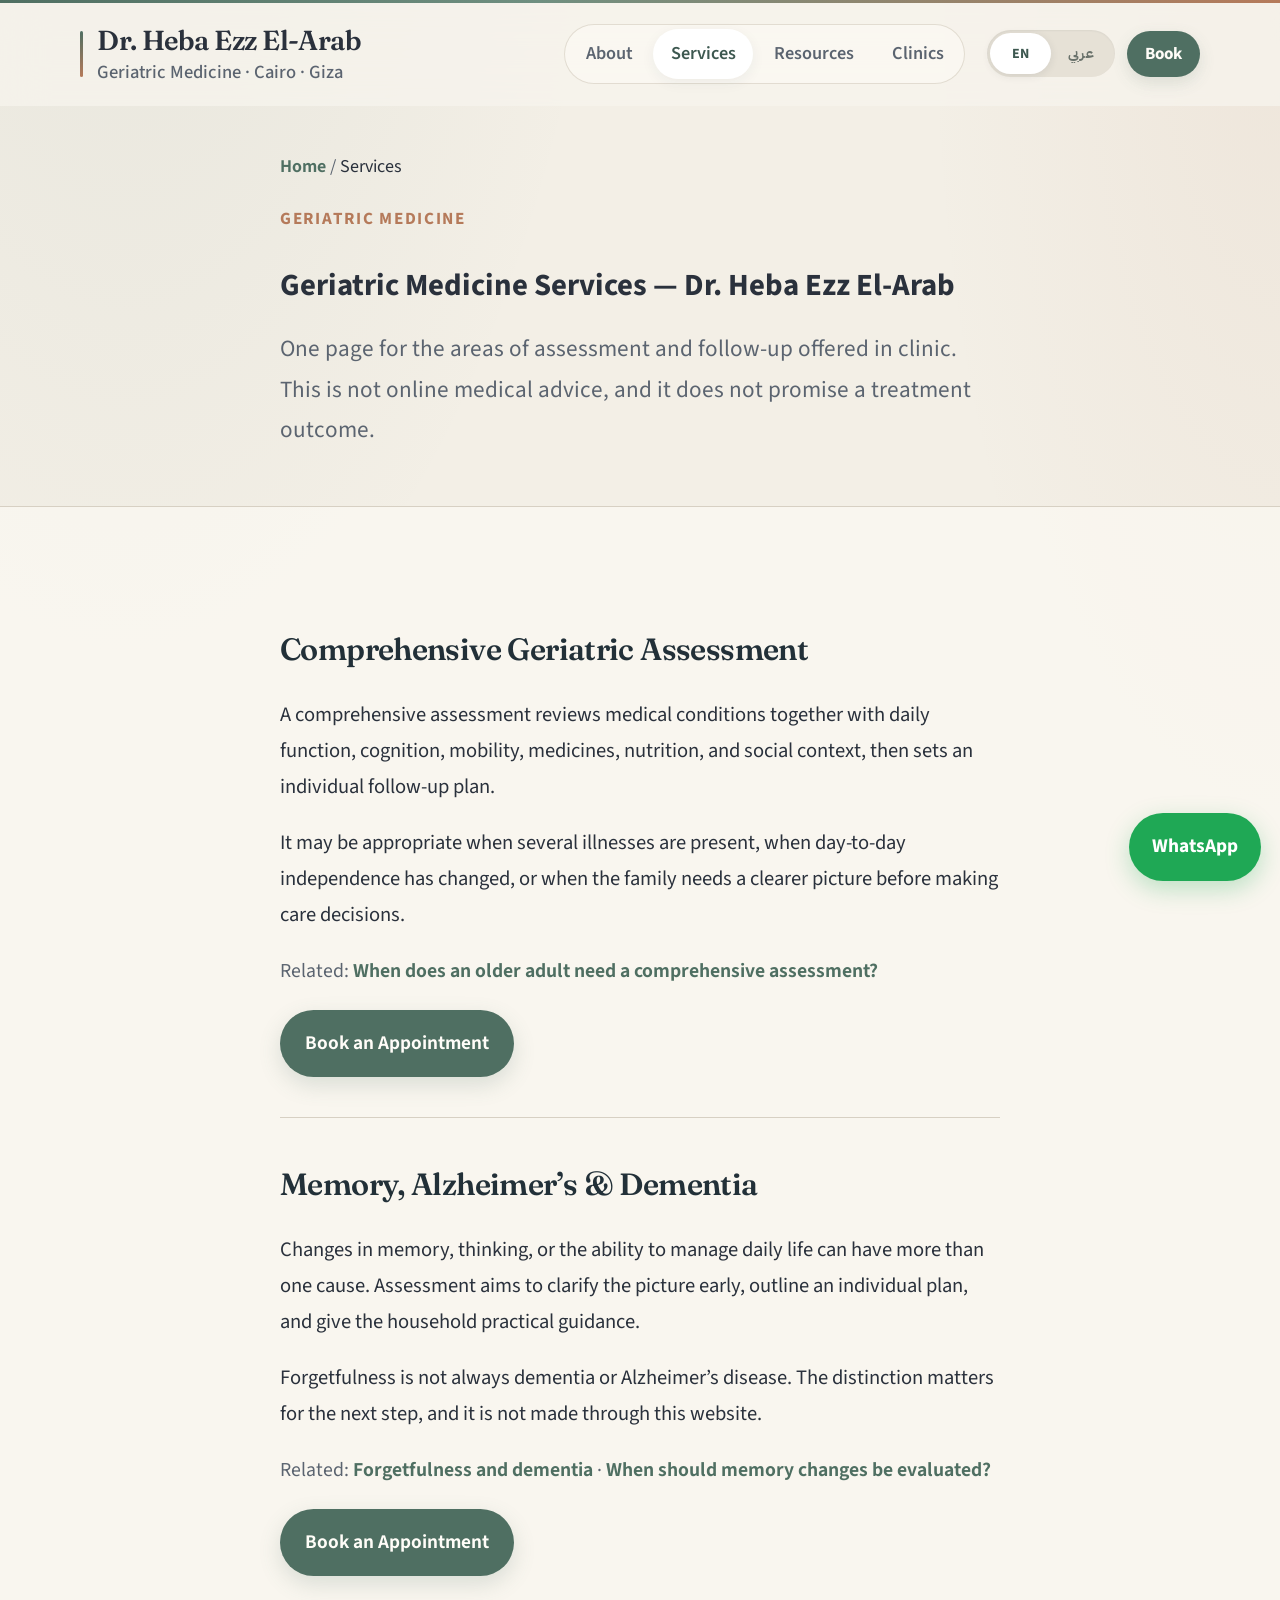
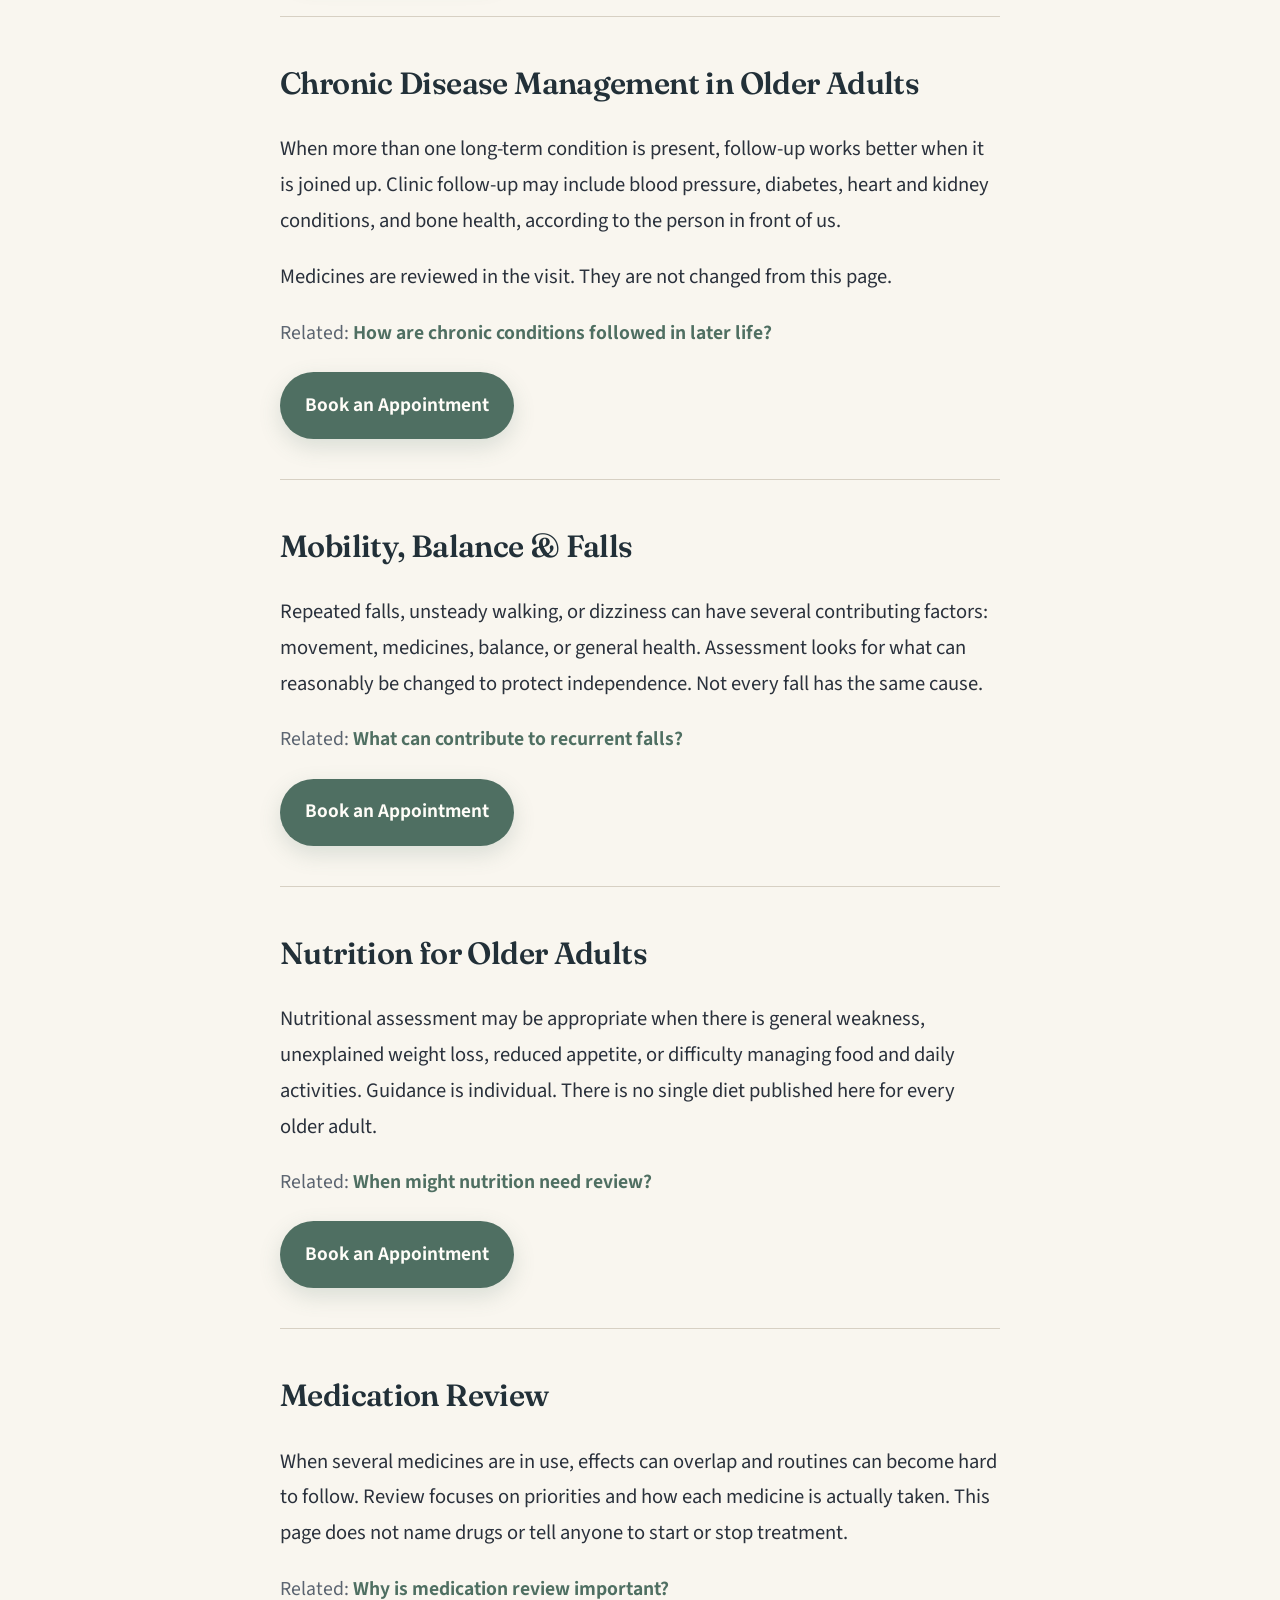
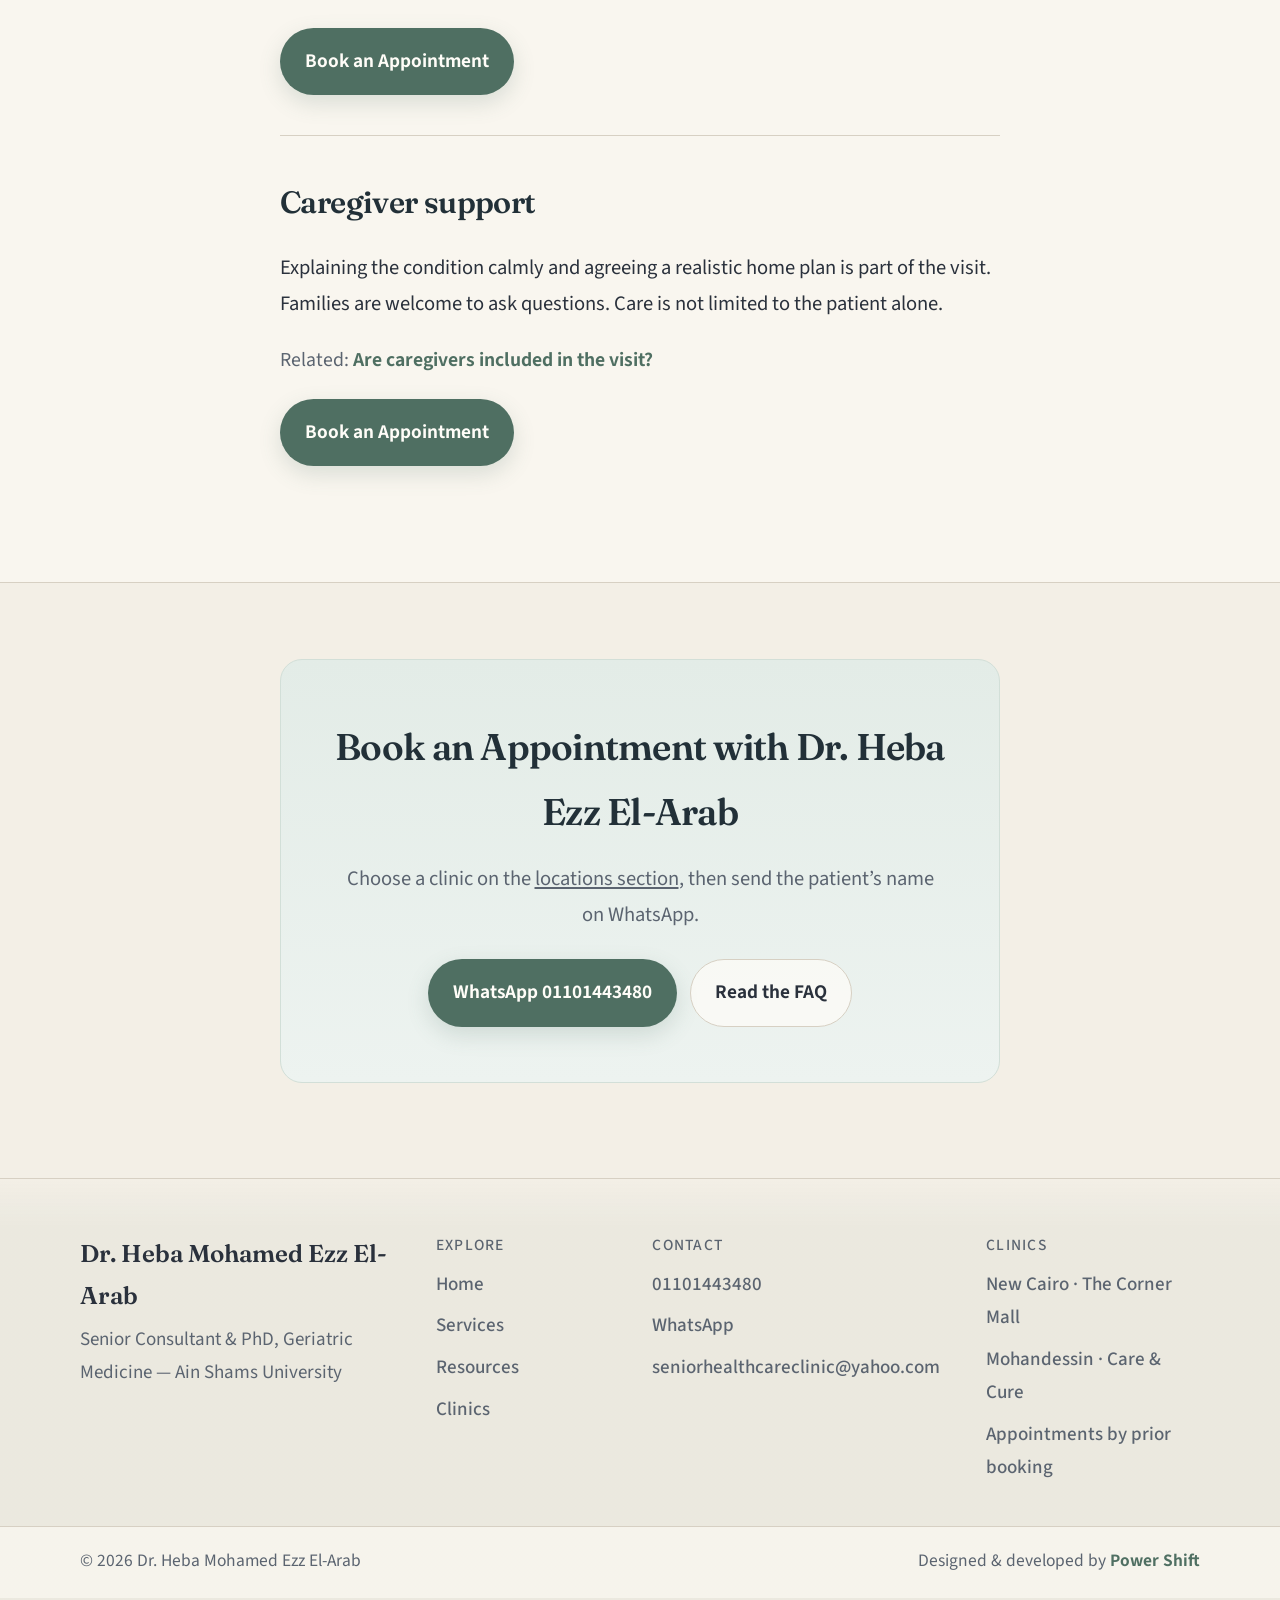
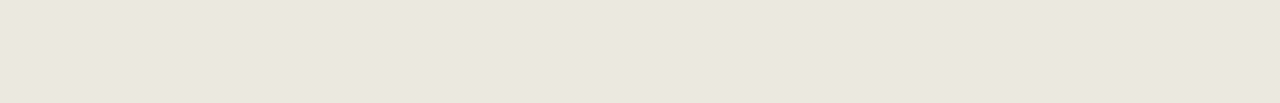
<file: en/services/index.html>
<!DOCTYPE html>
<html lang="en" dir="ltr">
<head>
  <meta charset="utf-8" />
  <meta name="viewport" content="width=device-width, initial-scale=1" />
  <meta name="theme-color" content="#F3EFE6" />
  <title>Geriatric Medicine Services — Dr. Heba Ezz El-Arab</title>
  <meta name="description" content="Geriatric medicine services with Dr. Heba Ezz El-Arab: comprehensive assessment, memory and dementia care, chronic disease follow-up, falls, nutrition, and medication review." />
  <meta name="robots" content="index, follow, max-image-preview:large" />
  <link rel="canonical" href="https://www.drhebaezz.com/en/services/" />
  <link rel="alternate" hreflang="en" href="https://www.drhebaezz.com/en/services/" />
  <link rel="alternate" hreflang="ar" href="https://www.drhebaezz.com/ar/services/" />
  <link rel="alternate" hreflang="x-default" href="https://www.drhebaezz.com/ar/services/" />
  <link rel="icon" href="/favicon.svg" type="image/svg+xml" />
  <meta property="og:site_name" content="Dr. Heba Ezz El-Arab | Geriatric Medicine" />
  <meta property="og:title" content="Geriatric Medicine Services — Dr. Heba Ezz El-Arab" />
  <meta property="og:description" content="Comprehensive geriatric assessment, memory and dementia care, chronic disease follow-up, falls, nutrition, and medication review." />
  <meta property="og:type" content="website" />
  <meta property="og:url" content="https://www.drhebaezz.com/en/services/" />
  <meta property="og:image" content="https://www.drhebaezz.com/images/hero-consultation.jpg" />
  <meta property="og:locale" content="en_GB" />
  <meta name="twitter:card" content="summary_large_image" />
  <meta name="twitter:title" content="Geriatric Medicine Services — Dr. Heba Ezz El-Arab" />
  <meta name="twitter:description" content="Assessment and follow-up for older adults: memory, mobility, medicines, and chronic conditions." />
  <meta name="twitter:image" content="https://www.drhebaezz.com/images/hero-consultation.jpg" />
  <link rel="preconnect" href="https://fonts.googleapis.com" />
  <link rel="preconnect" href="https://fonts.gstatic.com" crossorigin />
  <link href="https://fonts.googleapis.com/css2?family=Amiri:wght@400;700&family=Fraunces:opsz,wght@9..144,500;9..144,600&family=IBM+Plex+Sans+Arabic:wght@400;500;600;700&family=Source+Sans+3:wght@400;500;600;700&display=swap" rel="stylesheet" />
  <link rel="stylesheet" href="/css/styles.css" />
  <script type="application/ld+json">
  {
    "@context": "https://schema.org",
    "@type": "BreadcrumbList",
    "itemListElement": [
      { "@type": "ListItem", "position": 1, "name": "Home", "item": "https://www.drhebaezz.com/en/" },
      { "@type": "ListItem", "position": 2, "name": "Services", "item": "https://www.drhebaezz.com/en/services/" }
    ]
  }
  </script>
</head>
<body>
  <a class="skip" href="#main">Skip to content</a>
  <header class="top">
    <div class="wrap top-inner">
      <a class="logo" href="/en/">
        <span class="logo-mark" aria-hidden="true"></span>
        <span class="logo-text">
          <strong class="logo-en">Dr. Heba Ezz El-Arab</strong>
          <span class="logo-sub logo-sub-en">Geriatric Medicine · Cairo · Giza</span>
        </span>
      </a>
      <nav class="nav" id="site-nav" aria-label="Primary">
        <a href="/en/#about">About</a>
        <a class="is-current" href="/en/services/">Services</a>
        <a href="/en/resources/">Resources</a>
        <a href="/en/#clinics">Clinics</a>
      </nav>
      <div class="header-tools">
        <div class="lang-switch" role="navigation" aria-label="Language">
          <a href="/en/services/" hreflang="en" aria-current="page">EN</a>
          <a href="/ar/services/" hreflang="ar">عربي</a>
        </div>
        <a class="header-book" href="https://wa.me/201101443480" target="_blank" rel="noopener">Book</a>
        <button class="nav-toggle" type="button" aria-expanded="false" aria-controls="site-nav" aria-label="Menu"><span></span></button>
      </div>
    </div>
  </header>

  <main id="main">
    <section class="page-hero">
      <div class="narrow">
        <p class="crumbs"><a href="/en/">Home</a> / <span>Services</span></p>
        <p class="kicker">Geriatric medicine</p>
        <h1>Geriatric Medicine Services — Dr. Heba Ezz El-Arab</h1>
        <p class="lead">One page for the areas of assessment and follow-up offered in clinic. This is not online medical advice, and it does not promise a treatment outcome.</p>
      </div>
    </section>

    <section class="paper-band">
      <div class="narrow">
        <article class="service-block" id="assessment">
          <h2>Comprehensive Geriatric Assessment</h2>
          <p>A comprehensive assessment reviews medical conditions together with daily function, cognition, mobility, medicines, nutrition, and social context, then sets an individual follow-up plan.</p>
          <p>It may be appropriate when several illnesses are present, when day-to-day independence has changed, or when the family needs a clearer picture before making care decisions.</p>
          <p class="inline-note">Related: <a href="/en/resources/#when-assessment">When does an older adult need a comprehensive assessment?</a></p>
          <div class="actions">
            <a class="btn btn-primary" href="https://wa.me/201101443480" target="_blank" rel="noopener">Book an Appointment</a>
          </div>
        </article>

        <article class="service-block" id="memory">
          <h2>Memory, Alzheimer’s &amp; Dementia</h2>
          <p>Changes in memory, thinking, or the ability to manage daily life can have more than one cause. Assessment aims to clarify the picture early, outline an individual plan, and give the household practical guidance.</p>
          <p>Forgetfulness is not always dementia or Alzheimer’s disease. The distinction matters for the next step, and it is not made through this website.</p>
          <p class="inline-note">Related: <a href="/en/resources/#forgetfulness">Forgetfulness and dementia</a> · <a href="/en/resources/#memory-eval">When should memory changes be evaluated?</a></p>
          <div class="actions">
            <a class="btn btn-primary" href="https://wa.me/201101443480" target="_blank" rel="noopener">Book an Appointment</a>
          </div>
        </article>

        <article class="service-block" id="chronic">
          <h2>Chronic Disease Management in Older Adults</h2>
          <p>When more than one long-term condition is present, follow-up works better when it is joined up. Clinic follow-up may include blood pressure, diabetes, heart and kidney conditions, and bone health, according to the person in front of us.</p>
          <p>Medicines are reviewed in the visit. They are not changed from this page.</p>
          <p class="inline-note">Related: <a href="/en/resources/#chronic">How are chronic conditions followed in later life?</a></p>
          <div class="actions">
            <a class="btn btn-primary" href="https://wa.me/201101443480" target="_blank" rel="noopener">Book an Appointment</a>
          </div>
        </article>

        <article class="service-block" id="falls">
          <h2>Mobility, Balance &amp; Falls</h2>
          <p>Repeated falls, unsteady walking, or dizziness can have several contributing factors: movement, medicines, balance, or general health. Assessment looks for what can reasonably be changed to protect independence. Not every fall has the same cause.</p>
          <p class="inline-note">Related: <a href="/en/resources/#falls">What can contribute to recurrent falls?</a></p>
          <div class="actions">
            <a class="btn btn-primary" href="https://wa.me/201101443480" target="_blank" rel="noopener">Book an Appointment</a>
          </div>
        </article>

        <article class="service-block" id="nutrition">
          <h2>Nutrition for Older Adults</h2>
          <p>Nutritional assessment may be appropriate when there is general weakness, unexplained weight loss, reduced appetite, or difficulty managing food and daily activities. Guidance is individual. There is no single diet published here for every older adult.</p>
          <p class="inline-note">Related: <a href="/en/resources/#nutrition">When might nutrition need review?</a></p>
          <div class="actions">
            <a class="btn btn-primary" href="https://wa.me/201101443480" target="_blank" rel="noopener">Book an Appointment</a>
          </div>
        </article>

        <article class="service-block" id="medication">
          <h2>Medication Review</h2>
          <p>When several medicines are in use, effects can overlap and routines can become hard to follow. Review focuses on priorities and how each medicine is actually taken. This page does not name drugs or tell anyone to start or stop treatment.</p>
          <p class="inline-note">Related: <a href="/en/resources/#medication">Why is medication review important?</a></p>
          <div class="actions">
            <a class="btn btn-primary" href="https://wa.me/201101443480" target="_blank" rel="noopener">Book an Appointment</a>
          </div>
        </article>

        <article class="service-block" id="caregiver">
          <h2>Caregiver support</h2>
          <p>Explaining the condition calmly and agreeing a realistic home plan is part of the visit. Families are welcome to ask questions. Care is not limited to the patient alone.</p>
          <p class="inline-note">Related: <a href="/en/resources/#caregivers">Are caregivers included in the visit?</a></p>
          <div class="actions">
            <a class="btn btn-primary" href="https://wa.me/201101443480" target="_blank" rel="noopener">Book an Appointment</a>
          </div>
        </article>
      </div>
    </section>

    <section>
      <div class="narrow">
        <div class="cta">
          <h2>Book an Appointment with Dr. Heba Ezz El-Arab</h2>
          <p>Choose a clinic on the <a href="/en/#clinics">locations section</a>, then send the patient’s name on WhatsApp.</p>
          <div class="actions">
            <a class="btn btn-primary" href="https://wa.me/201101443480" target="_blank" rel="noopener">WhatsApp 01101443480</a>
            <a class="btn btn-secondary" href="/en/resources/">Read the FAQ</a>
          </div>
        </div>
      </div>
    </section>
  </main>

  <footer class="footer">
    <div class="wrap footer-grid">
      <div class="footer-brand">
        <strong>Dr. Heba Mohamed Ezz El-Arab</strong>
        <p>Senior Consultant &amp; PhD, Geriatric Medicine — Ain Shams University</p>
      </div>
      <nav class="footer-col" aria-label="Site links">
        <p class="footer-label">Explore</p>
        <a href="/en/">Home</a>
        <a href="/en/services/">Services</a>
        <a href="/en/resources/">Resources</a>
        <a href="/en/#clinics">Clinics</a>
      </nav>
      <div class="footer-col">
        <p class="footer-label">Contact</p>
        <a href="tel:+201101443480">01101443480</a>
        <a href="https://wa.me/201101443480" target="_blank" rel="noopener">WhatsApp</a>
        <a href="mailto:seniorhealthcareclinic@yahoo.com">seniorhealthcareclinic@yahoo.com</a>
      </div>
      <div class="footer-col">
        <p class="footer-label">Clinics</p>
        <p>New Cairo · The Corner Mall</p>
        <p>Mohandessin · Care &amp; Cure</p>
        <p>Appointments by prior booking</p>
      </div>
    </div>
    <div class="footer-bar">
      <div class="wrap footer-bar-inner">
        <span>© 2026 Dr. Heba Mohamed Ezz El-Arab</span>
        <span>Designed &amp; developed by <a href="https://www.powershift.space" target="_blank" rel="noopener">Power Shift</a></span>
      </div>
    </div>
  </footer>
  <a class="wa" href="https://wa.me/201101443480" target="_blank" rel="noopener">WhatsApp</a>
  <script src="/js/site.js"></script>
</body>
</html>
</file>
<file: css/styles.css>
:root {
  --bg: #f3efe6;
  --bg-2: #e8e2d6;
  --paper: #fffdf8;
  --ink: #2a313c;
  --muted: #5b6470;
  --line: #d7d0c3;
  --accent: #4f6f62;
  --accent-deep: #3d5850;
  --accent-soft: #e3ece7;
  --warm: #b57a5a;
  --warm-soft: #f3e6dc;
  --shadow: 0 18px 50px rgba(42, 49, 60, 0.08);
  --max: 720px;
  --wide: 1120px;
  --font: "Source Sans 3", "IBM Plex Sans Arabic", system-ui, sans-serif;
  --serif: "Fraunces", "Amiri", Georgia, serif;
  --radius: 22px;
}

html[lang="ar"] {
  --font: "IBM Plex Sans Arabic", "Source Sans 3", system-ui, sans-serif;
  --serif: "Amiri", "Fraunces", Georgia, serif;
}

*,
*::before,
*::after { box-sizing: border-box; }

html {
  scroll-behavior: smooth;
  scroll-padding-top: 108px;
  font-size: 118.75%;
}

@media (prefers-reduced-motion: reduce) {
  html { scroll-behavior: auto; }
  @view-transition { navigation: none; }
  *, *::before, *::after {
    animation: none !important;
    transition: none !important;
  }
}

@media (prefers-reduced-motion: no-preference) {
  @view-transition { navigation: auto; }

  ::view-transition-old(root) {
    animation: page-out 0.2s ease both;
  }
  ::view-transition-new(root) {
    animation: page-in 0.36s cubic-bezier(0.22, 1, 0.36, 1) both;
  }
  html[data-nav="lang"]::view-transition-old(root) {
    animation: lang-out 0.24s ease both;
  }
  html[data-nav="lang"]::view-transition-new(root) {
    animation: lang-in 0.38s cubic-bezier(0.22, 1, 0.36, 1) both;
  }

  html:not(.has-vt) body {
    animation: page-in 0.4s cubic-bezier(0.22, 1, 0.36, 1) both;
  }
  html:not(.has-vt)[data-nav="lang"] body {
    animation: lang-in 0.4s cubic-bezier(0.22, 1, 0.36, 1) both;
  }
  html.is-leaving:not(.has-vt) body {
    animation: page-out 0.18s ease both;
  }
  html.is-leaving:not(.has-vt)[data-nav="lang"] body {
    animation: lang-out 0.2s ease both;
  }
}

:focus-visible {
  outline: 3px solid var(--warm);
  outline-offset: 3px;
}

body {
  margin: 0;
  font-family: var(--font);
  color: var(--ink);
  background:
    radial-gradient(ellipse 80% 50% at 10% -10%, rgba(79, 111, 98, 0.09), transparent 50%),
    radial-gradient(ellipse 60% 40% at 100% 0%, rgba(181, 122, 90, 0.08), transparent 46%),
    var(--bg);
  line-height: 1.75;
  font-size: 1.08rem;
  -webkit-font-smoothing: antialiased;
}

html[dir="rtl"] body { text-align: right; }

a { color: inherit; }
img { max-width: 100%; display: block; }
button, summary { font: inherit; }

.skip {
  position: absolute;
  inset-inline-start: 1rem;
  top: -4rem;
  z-index: 80;
  background: var(--accent);
  color: var(--paper);
  padding: 0.7rem 1rem;
  border-radius: 999px;
  text-decoration: none;
}
.skip:focus { top: 1rem; }

.wrap {
  width: min(var(--wide), calc(100% - 2.5rem));
  margin-inline: auto;
}
.narrow {
  width: min(var(--max), calc(100% - 2.5rem));
  margin-inline: auto;
}

html[dir="ltr"] .t-ar,
html[dir="rtl"] .t-en { display: none !important; }

.top {
  position: sticky;
  top: 0;
  z-index: 40;
  background: rgba(247, 244, 237, 0.78);
  backdrop-filter: blur(22px) saturate(1.25);
  border-bottom: 1px solid transparent;
  transition: background 0.28s ease, border-color 0.28s ease, box-shadow 0.28s ease;
}
.top::before {
  content: "";
  display: block;
  height: 3px;
  background: linear-gradient(90deg, var(--accent) 0%, #6f8f80 42%, var(--warm) 100%);
}
.top.is-scrolled {
  background: rgba(247, 244, 237, 0.96);
  border-bottom-color: rgba(79, 111, 98, 0.18);
  box-shadow: 0 12px 36px rgba(42, 49, 60, 0.08);
}

.top-inner {
  display: flex;
  align-items: center;
  gap: 1.15rem;
  min-height: 5.35rem;
  padding-block: 0.65rem;
}

.logo {
  display: flex;
  flex-direction: row;
  justify-content: flex-start;
  align-items: center;
  gap: 0.75rem;
  text-decoration: none;
  min-width: 0;
  flex: 1 1 auto;
  line-height: 1.2;
  text-align: start;
}

.logo-mark {
  width: 3px;
  height: 2.45rem;
  border-radius: 99px;
  background: linear-gradient(180deg, var(--accent), var(--warm));
  flex-shrink: 0;
}

.logo-text {
  display: flex;
  flex-direction: column;
  min-width: 0;
  gap: 0.06rem;
}

.logo-en,
.logo-ar,
.logo-sub {
  display: block;
  white-space: nowrap;
  overflow: hidden;
  text-overflow: ellipsis;
  max-width: 100%;
}

.logo-en {
  order: 1;
  font-family: "Fraunces", Georgia, serif;
  font-size: clamp(1.16rem, 2.15vw, 1.52rem);
  font-weight: 600;
  letter-spacing: -0.02em;
  color: var(--ink);
}

.logo-ar {
  order: 2;
  font-family: "Amiri", Georgia, serif;
  font-size: clamp(1.26rem, 2.35vw, 1.66rem);
  font-weight: 700;
  letter-spacing: 0;
  line-height: 1.35;
  color: var(--ink);
}

.logo-sub {
  color: var(--muted);
  font-weight: 500;
}

.logo-sub-en {
  order: 3;
  font-family: "Source Sans 3", system-ui, sans-serif;
  font-size: clamp(0.84rem, 1.45vw, 0.98rem);
  margin-top: 0.18rem;
}

.logo-sub-ar {
  order: 4;
  font-family: "IBM Plex Sans Arabic", "Source Sans 3", system-ui, sans-serif;
  font-size: clamp(0.88rem, 1.5vw, 1.02rem);
  line-height: 1.45;
}

.nav {
  display: flex;
  align-items: center;
  gap: 0.2rem;
  margin-inline-start: auto;
  padding: 0.2rem;
  border-radius: 999px;
  background: rgba(255, 253, 248, 0.45);
  border: 1px solid rgba(215, 208, 195, 0.7);
}

.nav a {
  position: relative;
  text-decoration: none;
  font-size: 0.96rem;
  font-weight: 600;
  padding: 0.48rem 0.9rem;
  border-radius: 999px;
  color: var(--muted);
  transition: color 0.22s ease, background 0.22s ease;
}
.nav a::after { display: none; }
.nav a:hover,
.nav a:focus-visible {
  color: var(--ink);
  background: rgba(255, 253, 248, 0.95);
}
.nav a.is-current {
  color: var(--accent-deep);
  background: #fff;
  box-shadow: 0 4px 14px rgba(42, 49, 60, 0.06);
}

.header-tools {
  display: flex;
  align-items: center;
  gap: 0.65rem;
  flex-shrink: 0;
}

.lang-switch {
  position: relative;
  display: grid;
  grid-template-columns: 1fr 1fr;
  width: 6.7rem;
  padding: 3px;
  border: 0;
  border-radius: 999px;
  background: #e6e1d6;
  box-shadow: inset 0 1px 2px rgba(42, 49, 60, 0.06);
  isolation: isolate;
}

.lang-switch::before {
  content: "";
  position: absolute;
  top: 3px;
  bottom: 3px;
  inset-inline-start: 3px;
  width: calc(50% - 3px);
  border-radius: 999px;
  background: #fff;
  box-shadow: 0 2px 8px rgba(42, 49, 60, 0.1);
  transition: inset-inline-start 0.28s cubic-bezier(0.22, 1, 0.36, 1);
  pointer-events: none;
  z-index: 0;
}

html[lang="ar"] .lang-switch::before {
  inset-inline-start: calc(50%);
}

.lang-switch a,
.lang-switch button {
  position: relative;
  z-index: 1;
  border: 0;
  background: transparent;
  color: #6a726b;
  border-radius: 999px;
  min-width: 0;
  min-height: 2.15rem;
  padding: 0;
  font-weight: 700;
  font-size: 0.74rem;
  letter-spacing: 0.04em;
  cursor: pointer;
  text-decoration: none;
  display: inline-flex;
  align-items: center;
  justify-content: center;
  transition: color 0.22s ease;
}

html[lang="ar"] .lang-switch a { letter-spacing: 0; }

.lang-switch a[aria-current="page"],
.lang-switch button[aria-pressed="true"] {
  background: transparent;
  color: var(--accent-deep);
}

.header-book {
  display: none;
  align-items: center;
  justify-content: center;
  min-height: 2.45rem;
  padding: 0.4rem 0.95rem;
  border-radius: 999px;
  background: var(--accent);
  color: var(--paper);
  text-decoration: none;
  font-weight: 700;
  font-size: 0.9rem;
  box-shadow: 0 6px 16px rgba(79, 111, 98, 0.16);
  transition: background 0.2s ease, transform 0.2s ease;
}
.header-book:hover {
  background: var(--accent-deep);
  transform: translateY(-1px);
}

@media (min-width: 1080px) {
  .header-book { display: inline-flex; }
}

.book,
.btn {
  display: inline-flex;
  align-items: center;
  justify-content: center;
  text-decoration: none;
  font-weight: 650;
  font-size: 1.02rem;
  padding: 0.82rem 1.25rem;
  border-radius: 999px;
  border: 1px solid transparent;
  min-height: 48px;
  transition: transform 0.22s ease, background 0.22s ease, box-shadow 0.22s ease, border-color 0.22s ease;
}

.book,
.btn-primary {
  background: var(--accent);
  color: var(--paper);
  box-shadow: 0 8px 22px rgba(79, 111, 98, 0.18);
}
.book:hover,
.btn-primary:hover {
  background: var(--accent-deep);
  transform: translateY(-2px);
  box-shadow: 0 12px 28px rgba(79, 111, 98, 0.22);
}

.btn-secondary {
  background: rgba(255, 253, 248, 0.7);
  color: var(--ink);
  border-color: var(--line);
}
.btn-secondary:hover {
  border-color: var(--accent);
  transform: translateY(-2px);
}

.nav-toggle {
  display: none;
  width: 2.5rem;
  height: 2.5rem;
  border: 1px solid var(--line);
  border-radius: 10px;
  background: var(--paper);
  cursor: pointer;
  padding: 0;
}
.nav-toggle span,
.nav-toggle span::before,
.nav-toggle span::after {
  display: block;
  width: 1.05rem;
  height: 2px;
  background: var(--ink);
  margin-inline: auto;
  position: relative;
}
.nav-toggle span::before,
.nav-toggle span::after {
  content: "";
  position: absolute;
  inset-inline-start: 0;
}
.nav-toggle span::before { top: -6px; }
.nav-toggle span::after { top: 6px; }

.hero { padding: 4rem 0 3.25rem; }

.hero-grid {
  display: grid;
  gap: 2.5rem;
  align-items: center;
}

@media (min-width: 920px) {
  .hero-grid { grid-template-columns: 1.08fr 0.92fr; gap: 3.5rem; }
}

.kicker {
  font-size: 0.9rem;
  letter-spacing: 0.1em;
  text-transform: uppercase;
  color: var(--warm);
  font-weight: 700;
  margin: 0 0 1rem;
}

html[lang="ar"] .kicker {
  letter-spacing: 0.04em;
  font-size: 1.02rem;
}

.hero h1 {
  font-family: var(--serif);
  font-size: clamp(2.2rem, 4.5vw, 3.25rem);
  font-weight: 600;
  line-height: 1.2;
  letter-spacing: -0.03em;
  margin: 0 0 0.55rem;
  color: #223038;
}

html[lang="ar"] .hero h1 {
  letter-spacing: 0;
  line-height: 1.35;
}

.h1-sub {
  display: block;
  margin-top: 0.35rem;
  font-size: 0.58em;
  font-weight: 500;
  letter-spacing: 0;
  color: #3a4650;
}

.page-hero { padding: 2.4rem 0 1.4rem; }
.page-hero h1 { margin-bottom: 0.85rem; }
.crumbs {
  font-size: 0.95rem;
  color: var(--muted);
  margin: 0 0 1.1rem;
}
.crumbs a {
  color: var(--accent);
  font-weight: 650;
  text-decoration: none;
}
.crumbs span { color: var(--ink); }

.service-block {
  padding: 2.1rem 0;
  border-bottom: 1px solid var(--line);
}
.service-block:last-of-type { border-bottom: 0; }
.service-block h2 {
  font-size: clamp(1.45rem, 2.4vw, 1.95rem);
}
.service-block .actions { margin-top: 1.15rem; }
.inline-note {
  margin: 0.85rem 0 0;
  color: var(--muted);
  font-size: 1.04rem;
}
.inline-note a {
  color: var(--accent);
  font-weight: 650;
  text-decoration: none;
}

.svc-link {
  text-decoration: none;
  color: inherit;
}
.svc-link:hover h3 { color: var(--accent-deep); }

.hero-tagline {
  font-family: var(--serif);
  font-size: clamp(1.35rem, 2.6vw, 1.75rem);
  font-weight: 500;
  line-height: 1.4;
  letter-spacing: -0.02em;
  margin: 0 0 1.15rem;
  color: #3a4650;
}

html[lang="ar"] .hero-tagline {
  letter-spacing: 0;
  line-height: 1.5;
}

.visually-hidden {
  position: absolute;
  width: 1px;
  height: 1px;
  padding: 0;
  margin: -1px;
  overflow: hidden;
  clip: rect(0, 0, 0, 0);
  white-space: nowrap;
  border: 0;
}

.lead {
  font-size: 1.22rem;
  color: var(--muted);
  margin: 0 0 1.5rem;
  font-weight: 400;
  max-width: 40rem;
}

.hero-meta {
  display: flex;
  flex-wrap: wrap;
  gap: 0.5rem;
  margin: 0 0 1.8rem;
  padding: 0;
  list-style: none;
}

.hero-meta li {
  font-size: 0.95rem;
  color: var(--muted);
  background: var(--paper);
  border: 1px solid var(--line);
  padding: 0.48rem 0.85rem;
  border-radius: 999px;
  font-weight: 600;
}

.actions { display: flex; flex-wrap: wrap; gap: 0.7rem; }

.hero-photo {
  position: relative;
  margin: 0;
  border-radius: var(--radius);
  overflow: hidden;
  border: 1px solid var(--line);
  box-shadow: var(--shadow);
  aspect-ratio: 4 / 5;
  background: var(--bg-2);
}
.hero-photo img {
  width: 100%;
  height: 100%;
  object-fit: cover;
  transform: scale(1.02);
  transition: transform 1.1s ease;
}
.hero-photo:hover img { transform: scale(1.07); }
.photo-badge {
  position: absolute;
  top: 1rem;
  inset-inline-end: 1rem;
  font-size: 0.84rem;
  letter-spacing: 0.08em;
  text-transform: uppercase;
  background: rgba(255, 252, 247, 0.92);
  color: var(--accent);
  border-radius: 999px;
  padding: 0.4rem 0.7rem;
  font-weight: 700;
}
html[lang="ar"] .photo-badge { letter-spacing: 0.02em; }
.hero-photo figcaption {
  position: absolute;
  inset-inline: 1rem;
  bottom: 1rem;
  background: rgba(255, 252, 247, 0.94);
  border: 1px solid rgba(216, 210, 198, 0.8);
  border-radius: 14px;
  padding: 0.9rem 1rem;
}
.hero-photo figcaption strong {
  display: block;
  font-family: var(--serif);
  font-size: 1.22rem;
  margin-bottom: 0.2rem;
}
.hero-photo figcaption span {
  color: var(--muted);
  font-size: 1.02rem;
}

.moment {
  display: grid;
  gap: 0;
  border-radius: 20px;
  overflow: hidden;
  border: 1px solid var(--line);
  background: var(--paper);
  margin-bottom: 1.6rem;
  box-shadow: 0 10px 30px rgba(42, 49, 60, 0.05);
}
@media (min-width: 800px) {
  .moment { grid-template-columns: 1.05fr 1fr; }
}
.moment img {
  width: 100%;
  height: 100%;
  object-fit: cover;
  min-height: 280px;
  transition: transform 1.1s ease;
}
.moment:hover img { transform: scale(1.04); }
.moment-copy {
  padding: 1.8rem 1.65rem;
  display: flex;
  flex-direction: column;
  justify-content: center;
}
.moment-copy .intro { margin-bottom: 0; }
.moment-copy .pull { margin-top: 1.15rem; }

.clinic-photo {
  height: 168px;
  overflow: hidden;
  background: var(--bg-2);
}
.clinic-photo img {
  width: 100%;
  height: 100%;
  object-fit: cover;
  transition: transform 0.8s ease;
}
.clinic:hover .clinic-photo img { transform: scale(1.06); }

section { padding: 4rem 0; }
.band { background: var(--bg-2); }
.paper-band {
  background: rgba(255, 253, 248, 0.55);
  border-block: 1px solid var(--line);
}

h2 {
  font-family: var(--serif);
  font-size: clamp(1.78rem, 2.9vw, 2.35rem);
  font-weight: 600;
  letter-spacing: -0.02em;
  margin: 0 0 0.85rem;
  color: #223038;
}

html[lang="ar"] h2 { letter-spacing: 0; line-height: 1.4; }

.intro {
  color: var(--muted);
  max-width: 38rem;
  margin: 0 0 1.8rem;
}

.pull {
  font-family: var(--serif);
  font-size: clamp(1.32rem, 2.3vw, 1.68rem);
  line-height: 1.55;
  color: #3a4554;
  margin: 1.4rem 0 0;
  padding-inline-start: 1.1rem;
  border-inline-start: 2px solid var(--accent);
  font-weight: 500;
}

.split {
  display: grid;
  gap: 2rem;
}
@media (min-width: 800px) {
  .split {
    grid-template-columns: 1fr 1fr;
    gap: 3rem;
    align-items: start;
  }
}

.list-check {
  list-style: none;
  margin: 0;
  padding: 0;
  display: grid;
  gap: 0.85rem;
}
.list-check li {
  display: grid;
  grid-template-columns: 1.1rem 1fr;
  gap: 0.7rem;
  color: var(--muted);
}
.list-check li::before {
  content: "";
  width: 0.5rem;
  height: 0.5rem;
  margin-top: 0.6rem;
  border-radius: 50%;
  background: var(--accent);
}

.signs {
  display: grid;
  gap: 0.85rem;
  margin-top: 1.75rem;
}
@media (min-width: 720px) {
  .signs { grid-template-columns: 1fr 1fr; }
}

.sign {
  background: var(--paper);
  border: 1px solid var(--line);
  border-radius: 16px;
  padding: 1rem 1.1rem;
  color: var(--ink);
  font-size: 1.08rem;
  font-weight: 550;
  box-shadow: 0 8px 24px rgba(42, 49, 60, 0.04);
  transition: transform 0.25s ease, border-color 0.25s ease, box-shadow 0.25s ease;
}
.sign:hover {
  transform: translateY(-3px);
  border-color: rgba(79, 111, 98, 0.35);
  box-shadow: 0 14px 32px rgba(42, 49, 60, 0.08);
}

.services { display: grid; gap: 0; border-top: 1px solid var(--line); }
.svc {
  display: grid;
  gap: 0.3rem;
  padding: 1.3rem 0;
  border-bottom: 1px solid var(--line);
  transition: padding-inline-start 0.25s ease;
}
@media (min-width: 700px) {
  .svc { grid-template-columns: 3.4rem 1fr; gap: 1.2rem; align-items: start; }
}
.svc:hover { padding-inline-start: 0.4rem; }
.svc-n {
  font-family: var(--serif);
  color: var(--warm);
  font-size: 1.28rem;
  font-weight: 600;
}
.svc h3 {
  margin: 0 0 0.2rem;
  font-size: 1.18rem;
  font-family: var(--font);
}
.svc p {
  margin: 0;
  color: var(--muted);
  font-size: 1.06rem;
}

.clinics {
  display: grid;
  gap: 1.1rem;
}
@media (min-width: 800px) {
  .clinics { grid-template-columns: 1fr 1fr; }
}

.clinic {
  background: var(--paper);
  border: 1px solid var(--line);
  border-radius: 18px;
  overflow: hidden;
  box-shadow: 0 10px 30px rgba(42, 49, 60, 0.05);
  transition: transform 0.3s ease, box-shadow 0.3s ease;
}
.clinic:hover {
  transform: translateY(-4px);
  box-shadow: 0 18px 40px rgba(42, 49, 60, 0.1);
}

.clinic-head {
  padding: 1.2rem 1.4rem 1rem;
  background:
    linear-gradient(180deg, var(--accent-soft), rgba(255, 253, 248, 0));
  border-bottom: 1px solid var(--line);
}

.clinic .where {
  font-size: 0.86rem;
  letter-spacing: 0.08em;
  text-transform: uppercase;
  color: var(--warm);
  font-weight: 700;
  margin: 0 0 0.3rem;
}
html[lang="ar"] .clinic .where { letter-spacing: 0.02em; }

.clinic h3 {
  font-family: var(--serif);
  font-size: 1.58rem;
  margin: 0;
}

.clinic-body { padding: 1.25rem 1.4rem 1.45rem; }
.clinic .label {
  font-size: 0.86rem;
  color: var(--muted);
  margin: 0 0 0.15rem;
  text-transform: uppercase;
  letter-spacing: 0.05em;
  font-weight: 700;
}
html[lang="ar"] .clinic .label { letter-spacing: 0.02em; }
.clinic .val {
  margin: 0 0 0.9rem;
  font-size: 1.08rem;
}

.clinic-links {
  display: flex;
  flex-wrap: wrap;
  gap: 0.55rem;
}
.clinic-links a {
  display: inline-flex;
  align-items: center;
  justify-content: center;
  gap: 0.4rem;
  min-height: 48px;
  padding: 0.55rem 0.95rem;
  border: 1px solid var(--line);
  border-radius: 999px;
  background: #fff;
  color: var(--ink);
  font-size: 0.95rem;
  font-weight: 700;
  text-decoration: none;
  transition: transform 0.2s ease, border-color 0.2s ease, background 0.2s ease;
}
.clinic-links a:hover {
  border-color: var(--accent);
  transform: translateY(-1px);
  background: var(--accent-soft);
}

.reasons {
  display: grid;
  gap: 1.35rem;
}
@media (min-width: 800px) {
  .reasons { grid-template-columns: 1fr 1fr; gap: 1.6rem 2.4rem; }
}
.reason {
  padding: 0.2rem 0;
  transition: transform 0.25s ease;
}
.reason:hover { transform: translateX(4px); }
html[dir="rtl"] .reason:hover { transform: translateX(-4px); }
.reason h3 { margin: 0 0 0.3rem; font-size: 1.16rem; }
.reason p { margin: 0; color: var(--muted); font-size: 1.06rem; }

.faq { display: grid; gap: 0.55rem; }
.faq details {
  background: var(--paper);
  border: 1px solid var(--line);
  border-radius: 14px;
  transition: border-color 0.2s ease, box-shadow 0.2s ease;
}
.faq details[open] {
  border-color: rgba(79, 111, 98, 0.35);
  box-shadow: 0 10px 24px rgba(42, 49, 60, 0.05);
}
.faq summary {
  cursor: pointer;
  list-style: none;
  padding: 1.05rem 1.15rem;
  font-weight: 650;
  font-size: 1.08rem;
  display: flex;
  justify-content: space-between;
  gap: 1rem;
  min-height: 48px;
  align-items: center;
  transition: color 0.2s ease;
}
.faq summary::-webkit-details-marker { display: none; }
.faq summary::after {
  content: "+";
  color: var(--accent);
  font-weight: 400;
  transition: transform 0.25s ease;
}
.faq details[open] summary::after {
  content: "–";
  transform: rotate(180deg);
}
.faq .a {
  padding: 0 1.15rem 1.15rem;
  color: var(--muted);
  font-size: 1.06rem;
}

.cta {
  text-align: center;
  padding: 2.9rem 1.5rem;
  background: linear-gradient(180deg, var(--accent-soft), #edf3f0);
  border-radius: 22px;
  border: 1px solid #d2dfd8;
}
.cta .actions { justify-content: center; }
.cta p {
  margin: 0 auto 1.4rem;
  color: var(--muted);
  max-width: 32rem;
}

.footer {
  margin-top: 1rem;
  padding: 0 0 5.5rem;
  color: var(--muted);
  font-size: 1rem;
  background:
    linear-gradient(180deg, transparent, rgba(79, 111, 98, 0.05) 2.5rem),
    var(--bg);
  border-top: 1px solid var(--line);
}

.footer-grid {
  display: grid;
  gap: 2rem 2.4rem;
  padding: 2.8rem 0 2.2rem;
}

@media (min-width: 720px) {
  .footer-grid { grid-template-columns: 1.3fr 1fr; }
}

@media (min-width: 980px) {
  .footer-grid { grid-template-columns: 1.45fr 0.8fr 1fr 1fr; align-items: start; }
}

.footer-brand strong {
  display: block;
  color: var(--ink);
  font-family: var(--serif);
  font-size: 1.28rem;
  font-weight: 600;
  margin-bottom: 0.4rem;
}

.footer-brand p {
  margin: 0;
  max-width: 22rem;
  line-height: 1.7;
}

.footer-col {
  display: flex;
  flex-direction: column;
  align-items: flex-start;
  gap: 0.45rem;
}

.footer-label {
  margin: 0 0 0.25rem;
  color: var(--ink);
  font-size: 0.82rem;
  font-weight: 700;
  letter-spacing: 0.08em;
  text-transform: uppercase;
}

html[lang="ar"] .footer-label { letter-spacing: 0.03em; }

.footer-col a,
.footer-col p {
  margin: 0;
  color: var(--muted);
  text-decoration: none;
  font-weight: 500;
}

.footer-col a {
  min-height: 32px;
  display: inline-flex;
  align-items: center;
  transition: color 0.2s ease;
}

.footer-col a:hover,
.footer-bar a:hover { color: var(--accent-deep); }

.footer-bar {
  border-top: 1px solid var(--line);
  background: rgba(255, 253, 248, 0.55);
}

.footer-bar-inner {
  display: flex;
  flex-wrap: wrap;
  justify-content: space-between;
  gap: 0.6rem 1.2rem;
  padding: 1rem 0 1.15rem;
  font-size: 0.92rem;
}

.footer-bar a {
  color: var(--accent);
  font-weight: 650;
  text-decoration: none;
}

.wa {
  position: fixed;
  inset-inline-end: 1rem;
  bottom: calc(1rem + env(safe-area-inset-bottom));
  z-index: 30;
  background: #1fa855;
  color: #fff;
  text-decoration: none;
  font-weight: 700;
  font-size: 1.02rem;
  padding: 0.9rem 1.2rem;
  border-radius: 999px;
  box-shadow: 0 8px 24px rgba(31, 168, 85, 0.28);
  transition: transform 0.22s ease, box-shadow 0.22s ease;
  animation: wa-soft 3s ease-in-out infinite;
}
.wa:hover {
  transform: translateY(-3px);
  box-shadow: 0 14px 28px rgba(31, 168, 85, 0.38);
}

@media (max-width: 860px) {
  .header-tools { gap: 0.4rem; }
  .lang-switch {
    width: 6.35rem;
  }
  .lang-switch a,
  .lang-switch button {
    min-height: 2.05rem;
    font-size: 0.72rem;
  }
  .nav-toggle {
    width: 2.3rem;
    height: 2.3rem;
  }
  .nav-toggle { display: grid; place-items: center; }
  .nav {
    display: none;
    position: absolute;
    inset-inline: 0.75rem;
    top: calc(100% + 0.35rem);
    background: rgba(255, 253, 248, 0.98);
    border: 1px solid var(--line);
    border-radius: 16px;
    box-shadow: 0 18px 40px rgba(42, 49, 60, 0.1);
    padding: 0.45rem;
    flex-direction: column;
    align-items: stretch;
    gap: 0.15rem;
  }
  .nav.is-open { display: flex; }
  .nav a {
    padding: 0.8rem 0.9rem;
    border-radius: 12px;
    border-bottom: 0;
  }
  .top { position: sticky; }
  .top-inner { position: relative; }
  .header-tools { margin-inline-start: auto; }
  .hero { padding: 2.3rem 0 2rem; }
  .wrap, .narrow { width: min(100% - 1.35rem, var(--wide)); }
  .clinic-links { display: grid; grid-template-columns: 1fr 1fr; }
}

@media (max-width: 520px) {
  .logo-en { font-size: 1.02rem; }
  .logo-ar { font-size: 1.12rem; }
  .logo-sub-en { font-size: 0.76rem; }
  .logo-sub-ar { font-size: 0.8rem; }
  .actions .btn { width: 100%; }
  .clinic-links { grid-template-columns: 1fr; }
  .signs { grid-template-columns: 1fr; }
}

@keyframes page-out {
  to { opacity: 0; }
}
@keyframes page-in {
  from { opacity: 0; transform: translateY(8px); }
  to { opacity: 1; transform: none; }
}
@keyframes lang-out {
  to { opacity: 0; filter: blur(3px); }
}
@keyframes lang-in {
  from { opacity: 0; filter: blur(3px); }
  to { opacity: 1; filter: none; }
}
@keyframes rise {
  from { opacity: 0; transform: translateY(12px); }
  to { opacity: 1; transform: none; }
}
@keyframes wa-soft {
  0%, 100% { box-shadow: 0 8px 24px rgba(31, 168, 85, 0.28); }
  50% { box-shadow: 0 8px 28px rgba(31, 168, 85, 0.42); }
}

.hero-copy > * {
  animation: rise 0.5s cubic-bezier(0.22, 1, 0.36, 1) both;
}
.hero-copy > *:nth-child(1) { animation-delay: 0.02s; }
.hero-copy > *:nth-child(2) { animation-delay: 0.06s; }
.hero-copy > *:nth-child(3) { animation-delay: 0.1s; }
.hero-copy > *:nth-child(4) { animation-delay: 0.14s; }
.hero-copy > *:nth-child(5) { animation-delay: 0.18s; }
.hero-photo { animation: rise 0.55s 0.08s cubic-bezier(0.22, 1, 0.36, 1) both; }

.reveal {
  opacity: 0;
  transform: translateY(14px);
  transition: opacity 0.5s cubic-bezier(0.22, 1, 0.36, 1), transform 0.5s cubic-bezier(0.22, 1, 0.36, 1);
}
.reveal.is-in {
  opacity: 1;
  transform: none;
}
</file>
